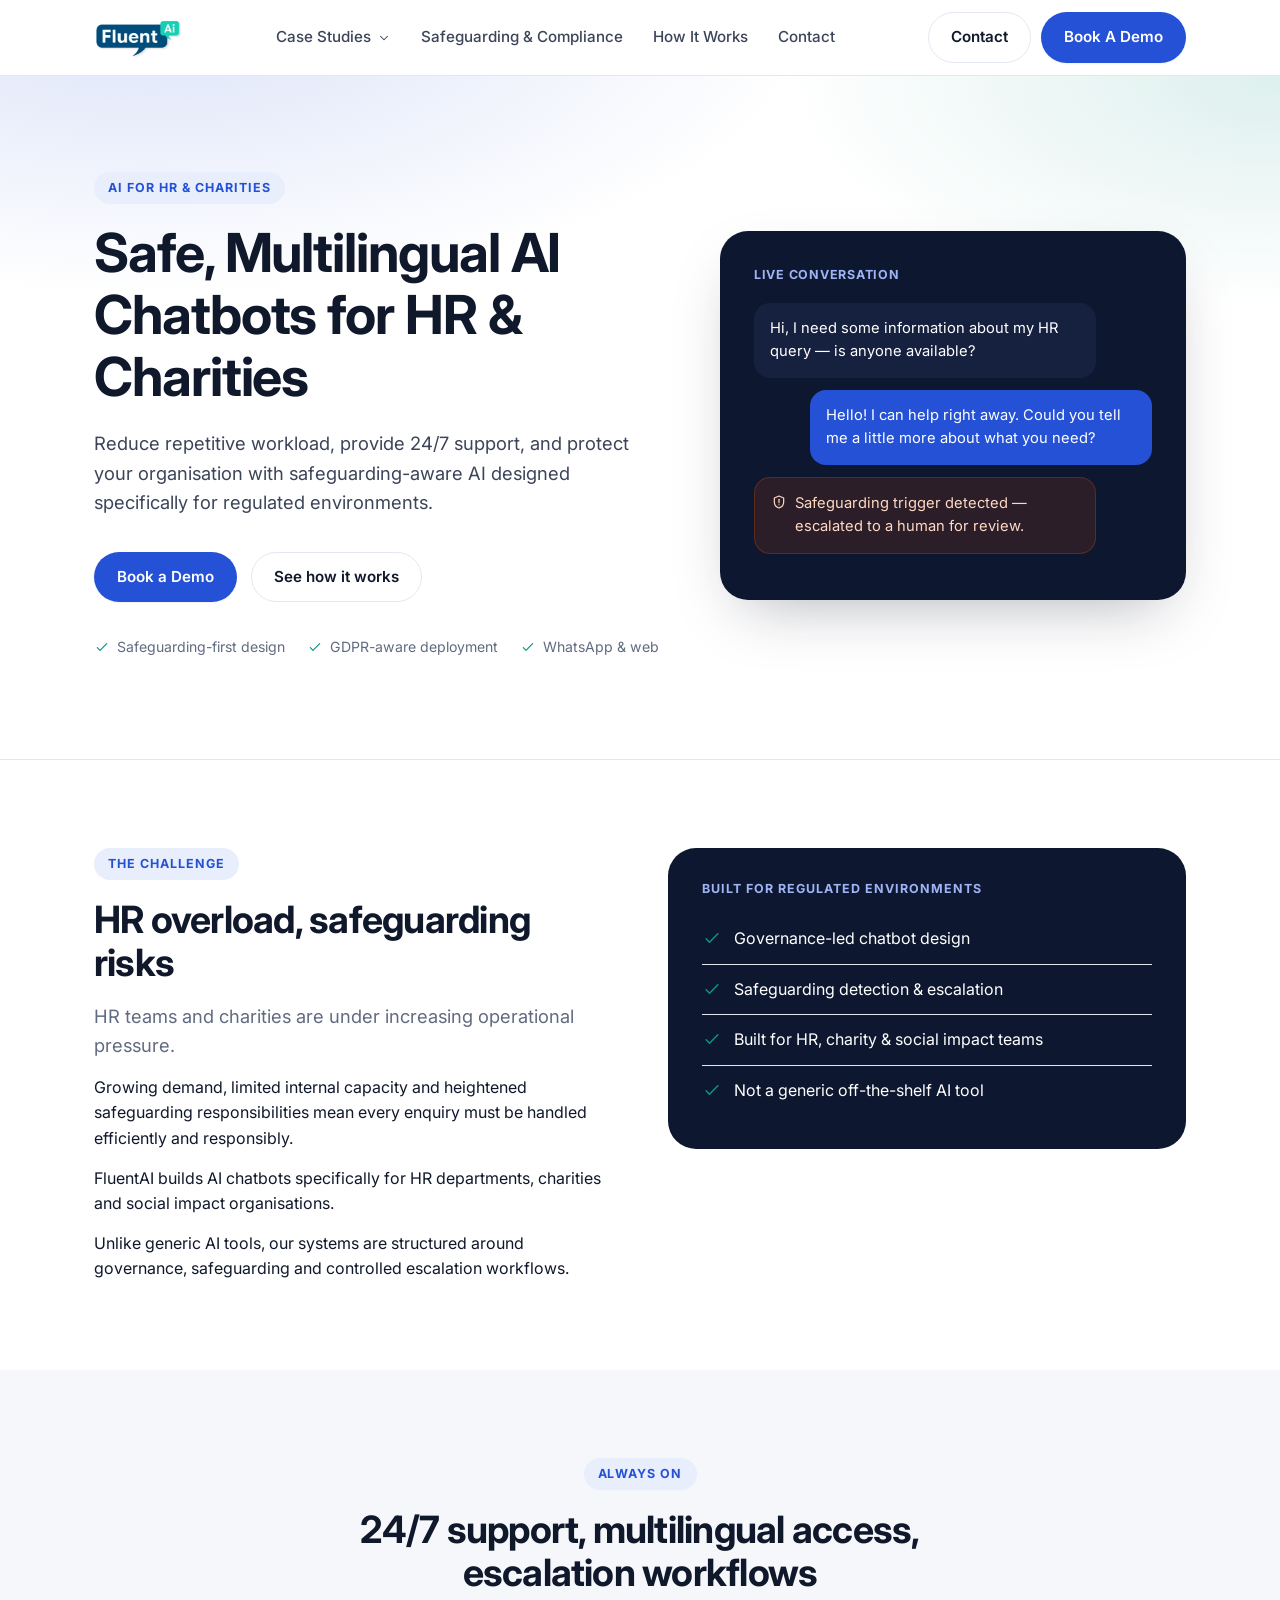
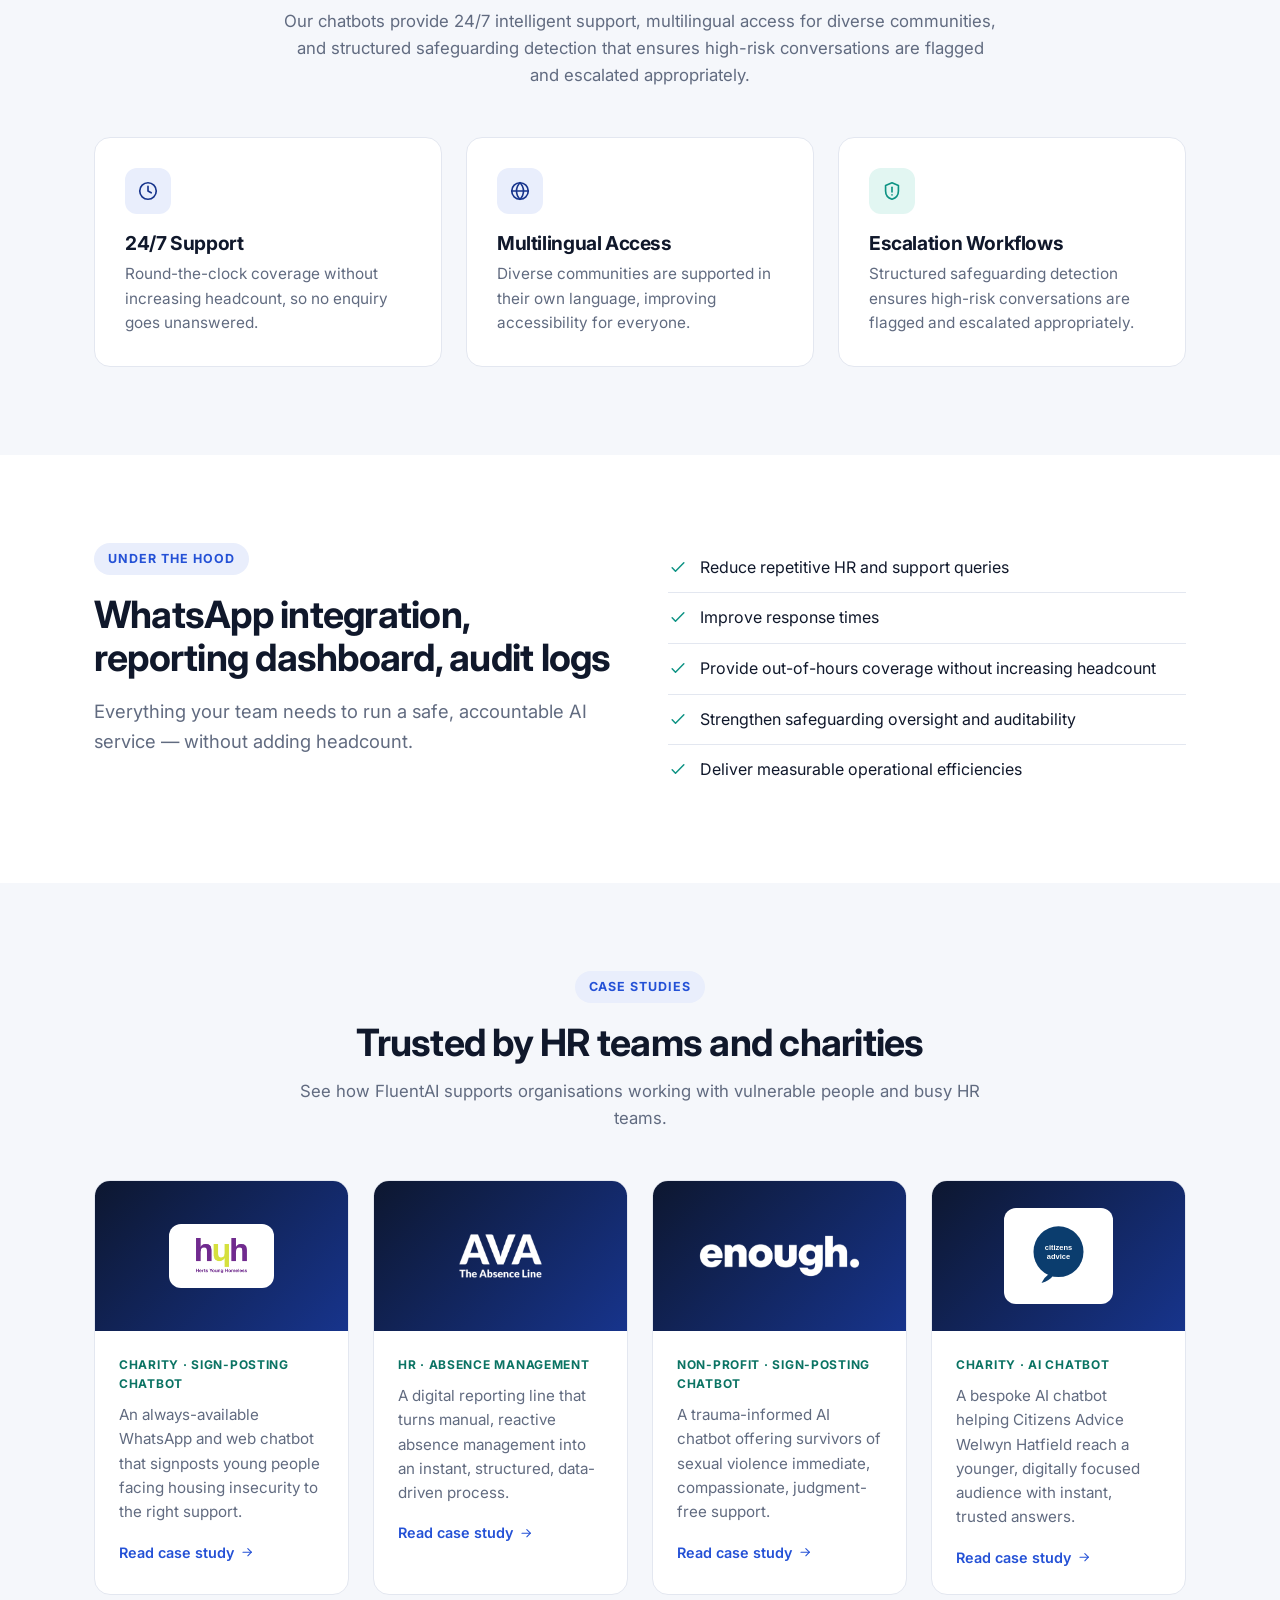
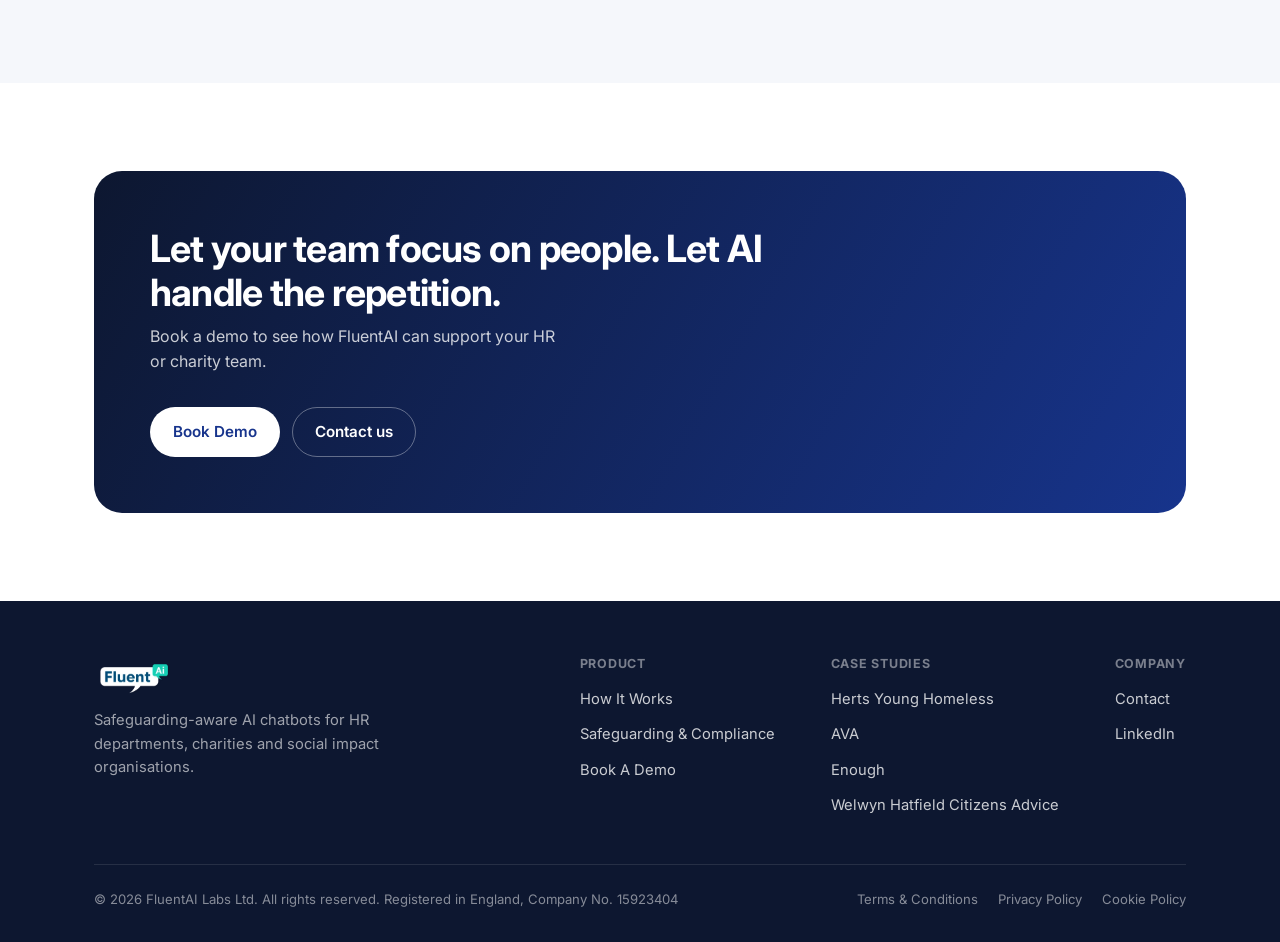
<file: index.html>
<!doctype html>
<html lang="en-GB">
<head>
  <meta charset="UTF-8">
  <meta name="viewport" content="width=device-width, initial-scale=1">
  <title>FluentAI — Safe, Multilingual AI Chatbots for HR & Charities</title>
  <meta name="description" content="FluentAI builds safeguarding-aware AI chatbots for HR departments, charities and social impact organisations — 24/7 support, multilingual access and controlled escalation workflows.">
  <link rel="icon" href="/favicon.svg" type="image/svg+xml">
  <link rel="preconnect" href="https://fonts.googleapis.com">
  <link rel="preconnect" href="https://fonts.gstatic.com" crossorigin>
  <link rel="preload" as="style" href="https://fonts.googleapis.com/css2?family=Inter:wght@400..800&display=swap">
  <link rel="stylesheet" href="https://fonts.googleapis.com/css2?family=Inter:wght@400..800&display=swap" media="print" onload="this.media='all'">
  <noscript><link rel="stylesheet" href="https://fonts.googleapis.com/css2?family=Inter:wght@400..800&display=swap"></noscript>
  <link rel="stylesheet" href="/css/styles.css">
</head>
<body>
  <a class="skip-link" href="#main">Skip to content</a>

  <header class="site-header">
    <div class="container">
      <a class="brand" href="/">
        <img width="264" height="114" src="/assets/logo.webp" alt="FluentAI" class="brand-logo">
      </a>

      <nav class="nav-primary" aria-label="Primary">
        <ul>
          <li class="has-dropdown">
            <a class="nav-link" href="/case-studies/herts-young-homeless">Case Studies
              <svg class="icon"><use href="/assets/icons.svg#icon-chevron-down"></use></svg>
            </a>
            <div class="dropdown">
              <a href="/case-studies/herts-young-homeless">Herts Young Homeless</a>
              <a href="/case-studies/enough">Enough</a>
              <a href="/case-studies/ava">AVA</a>
              <a href="/case-studies/welwyn-hatfield-citizens-advice">Welwyn Hatfield Citizens Advice</a>
            </div>
          </li>
          <li><a class="nav-link" href="/safeguarding-compliance">Safeguarding &amp; Compliance</a></li>
          <li><a class="nav-link" href="/how-it-works">How It Works</a></li>
          <li><a class="nav-link" href="/contact">Contact</a></li>
        </ul>
      </nav>

      <div class="header-cta">
        <a class="btn btn-ghost" href="/contact">Contact</a>
        <a class="btn btn-primary" href="/book-a-demo">Book A Demo</a>
        <button class="nav-toggle" aria-label="Toggle menu" aria-expanded="false">
          <svg class="icon"><use href="/assets/icons.svg#icon-menu"></use></svg>
        </button>
      </div>
    </div>
  </header>

  <main id="main">
    <section class="hero">
      <div class="container hero-grid">
        <div>
          <span class="eyebrow">AI for HR &amp; Charities</span>
          <h1>Safe, Multilingual AI Chatbots for HR &amp; Charities</h1>
          <p class="lede">Reduce repetitive workload, provide 24/7 support, and protect your organisation with safeguarding-aware AI designed specifically for regulated environments.</p>
          <div class="hero-actions">
            <a class="btn btn-primary" href="/book-a-demo">Book a Demo</a>
            <a class="btn btn-ghost" href="/how-it-works">See how it works</a>
          </div>
          <div class="hero-trust">
            <span><svg class="icon"><use href="/assets/icons.svg#icon-check"></use></svg> Safeguarding-first design</span>
            <span><svg class="icon"><use href="/assets/icons.svg#icon-check"></use></svg> GDPR-aware deployment</span>
            <span><svg class="icon"><use href="/assets/icons.svg#icon-check"></use></svg> WhatsApp &amp; web</span>
          </div>
        </div>

        <div class="hero-panel">
          <div class="panel-tag">Live conversation</div>
          <div class="chat-bubble">Hi, I need some information about my HR query — is anyone available?</div>
          <div class="chat-bubble user">Hello! I can help right away. Could you tell me a little more about what you need?</div>
          <div class="chat-bubble flag">
            <svg class="icon"><use href="/assets/icons.svg#icon-shield-alert"></use></svg>
            <span>Safeguarding trigger detected — escalated to a human for review.</span>
          </div>
        </div>
      </div>
    </section>

    <section>
      <div class="container split">
        <div>
          <span class="eyebrow">The Challenge</span>
          <h2>HR overload, safeguarding risks</h2>
          <p class="lede">HR teams and charities are under increasing operational pressure.</p>
          <p>Growing demand, limited internal capacity and heightened safeguarding responsibilities mean every enquiry must be handled efficiently and responsibly.</p>
          <p>FluentAI builds AI chatbots specifically for HR departments, charities and social impact organisations.</p>
          <p>Unlike generic AI tools, our systems are structured around governance, safeguarding and controlled escalation workflows.</p>
        </div>
        <div class="stat-panel">
          <h3>Built for regulated environments</h3>
          <ul class="check-list">
            <li><svg class="icon"><use href="/assets/icons.svg#icon-check"></use></svg> Governance-led chatbot design</li>
            <li><svg class="icon"><use href="/assets/icons.svg#icon-check"></use></svg> Safeguarding detection &amp; escalation</li>
            <li><svg class="icon"><use href="/assets/icons.svg#icon-check"></use></svg> Built for HR, charity &amp; social impact teams</li>
            <li><svg class="icon"><use href="/assets/icons.svg#icon-check"></use></svg> Not a generic off-the-shelf AI tool</li>
          </ul>
        </div>
      </div>
    </section>

    <section class="bg-soft">
      <div class="container">
        <div class="section-head center">
          <span class="eyebrow">Always on</span>
          <h2>24/7 support, multilingual access, escalation workflows</h2>
          <p>Our chatbots provide 24/7 intelligent support, multilingual access for diverse communities, and structured safeguarding detection that ensures high-risk conversations are flagged and escalated appropriately.</p>
        </div>
        <div class="grid grid-3">
          <div class="card feature-card">
            <div class="icon-wrap"><svg class="icon"><use href="/assets/icons.svg#icon-clock"></use></svg></div>
            <h3>24/7 Support</h3>
            <p>Round-the-clock coverage without increasing headcount, so no enquiry goes unanswered.</p>
          </div>
          <div class="card feature-card">
            <div class="icon-wrap"><svg class="icon"><use href="/assets/icons.svg#icon-globe"></use></svg></div>
            <h3>Multilingual Access</h3>
            <p>Diverse communities are supported in their own language, improving accessibility for everyone.</p>
          </div>
          <div class="card feature-card accent">
            <div class="icon-wrap"><svg class="icon"><use href="/assets/icons.svg#icon-shield-alert"></use></svg></div>
            <h3>Escalation Workflows</h3>
            <p>Structured safeguarding detection ensures high-risk conversations are flagged and escalated appropriately.</p>
          </div>
        </div>
      </div>
    </section>

    <section>
      <div class="container split">
        <div>
          <span class="eyebrow">Under the hood</span>
          <h2>WhatsApp integration, reporting dashboard, audit logs</h2>
          <p class="lede">Everything your team needs to run a safe, accountable AI service — without adding headcount.</p>
        </div>
        <ul class="check-list">
          <li><svg class="icon"><use href="/assets/icons.svg#icon-check"></use></svg> Reduce repetitive HR and support queries</li>
          <li><svg class="icon"><use href="/assets/icons.svg#icon-check"></use></svg> Improve response times</li>
          <li><svg class="icon"><use href="/assets/icons.svg#icon-check"></use></svg> Provide out-of-hours coverage without increasing headcount</li>
          <li><svg class="icon"><use href="/assets/icons.svg#icon-check"></use></svg> Strengthen safeguarding oversight and auditability</li>
          <li><svg class="icon"><use href="/assets/icons.svg#icon-check"></use></svg> Deliver measurable operational efficiencies</li>
        </ul>
      </div>
    </section>

    <section class="bg-soft">
      <div class="container">
        <div class="section-head center">
          <span class="eyebrow">Case Studies</span>
          <h2>Trusted by HR teams and charities</h2>
          <p>See how FluentAI supports organisations working with vulnerable people and busy HR teams.</p>
        </div>
        <div class="grid grid-4">
          <a class="case-card" href="/case-studies/herts-young-homeless">
            <div class="case-media">
              <span class="logo-chip"><img width="194" height="132" src="/assets/clients/hyh-logo.webp" alt="Herts Young Homeless" class="client-logo"></span>
            </div>
            <div class="case-body">
              <span class="case-tag">Charity · Sign-posting chatbot</span>
              <p>An always-available WhatsApp and web chatbot that signposts young people facing housing insecurity to the right support.</p>
              <span class="read-more">Read case study <svg class="icon"><use href="/assets/icons.svg#icon-arrow-right"></use></svg></span>
            </div>
          </a>
          <a class="case-card" href="/case-studies/ava">
            <div class="case-media">
              <img width="250" height="132" src="/assets/clients/ava-logo.webp" alt="AVA" class="client-logo">
            </div>
            <div class="case-body">
              <span class="case-tag">HR · Absence management</span>
              <p>A digital reporting line that turns manual, reactive absence management into an instant, structured, data-driven process.</p>
              <span class="read-more">Read case study <svg class="icon"><use href="/assets/icons.svg#icon-arrow-right"></use></svg></span>
            </div>
          </a>
          <a class="case-card" href="/case-studies/enough">
            <div class="case-media">
              <img width="489" height="132" src="/assets/clients/enough-logo-white.webp" alt="Enough" class="client-logo">
            </div>
            <div class="case-body">
              <span class="case-tag">Non-profit · Sign-posting chatbot</span>
              <p>A trauma-informed AI chatbot offering survivors of sexual violence immediate, compassionate, judgment-free support.</p>
              <span class="read-more">Read case study <svg class="icon"><use href="/assets/icons.svg#icon-arrow-right"></use></svg></span>
            </div>
          </a>
          <a class="case-card" href="/case-studies/welwyn-hatfield-citizens-advice">
            <div class="case-media">
              <span class="logo-chip"><img width="220" height="240" src="/assets/clients/citizens-advice-logo.svg" alt="Citizens Advice" class="client-logo client-logo--mark"></span>
            </div>
            <div class="case-body">
              <span class="case-tag">Charity · AI chatbot</span>
              <p>A bespoke AI chatbot helping Citizens Advice Welwyn Hatfield reach a younger, digitally focused audience with instant, trusted answers.</p>
              <span class="read-more">Read case study <svg class="icon"><use href="/assets/icons.svg#icon-arrow-right"></use></svg></span>
            </div>
          </a>
        </div>
      </div>
    </section>

    <section>
      <div class="container">
        <div class="cta-band">
          <div>
            <h2>Let your team focus on people. Let AI handle the repetition.</h2>
            <p>Book a demo to see how FluentAI can support your HR or charity team.</p>
          </div>
          <div class="cta-band-actions">
            <a class="btn btn-on-dark" href="/book-a-demo">Book Demo</a>
            <a class="btn btn-ghost-on-dark" href="/contact">Contact us</a>
          </div>
        </div>
      </div>
    </section>
  </main>

  <footer class="site-footer">
    <div class="container">
      <div class="footer-top">
        <div class="footer-brand">
          <a class="brand" href="/">
            <img width="233" height="114" src="/assets/logo-reverse.webp" alt="FluentAI" class="brand-logo">
          </a>
          <p>Safeguarding-aware AI chatbots for HR departments, charities and social impact organisations.</p>
        </div>
        <div class="footer-cols">
          <div class="footer-col">
            <h3>Product</h3>
            <ul>
              <li><a href="/how-it-works">How It Works</a></li>
              <li><a href="/safeguarding-compliance">Safeguarding &amp; Compliance</a></li>
              <li><a href="/book-a-demo">Book A Demo</a></li>
            </ul>
          </div>
          <div class="footer-col">
            <h3>Case Studies</h3>
            <ul>
              <li><a href="/case-studies/herts-young-homeless">Herts Young Homeless</a></li>
              <li><a href="/case-studies/ava">AVA</a></li>
              <li><a href="/case-studies/enough">Enough</a></li>
              <li><a href="/case-studies/welwyn-hatfield-citizens-advice">Welwyn Hatfield Citizens Advice</a></li>
            </ul>
          </div>
          <div class="footer-col">
            <h3>Company</h3>
            <ul>
              <li><a href="/contact">Contact</a></li>
              <li><a href="https://www.linkedin.com/in/tidunton/">LinkedIn</a></li>
            </ul>
          </div>
        </div>
      </div>
      <div class="footer-bottom">
        <span>© 2026 FluentAI Labs Ltd. All rights reserved. Registered in England, Company No. 15923404</span>
        <span class="legal-links">
          <a href="/terms-and-conditions">Terms &amp; Conditions</a>
          <a href="/privacy-policy">Privacy Policy</a>
          <a href="/cookie-policy">Cookie Policy</a>
        </span>
      </div>
    </div>
  </footer>

  <script src="/js/main.js"></script>
</body>
</html>
</file>
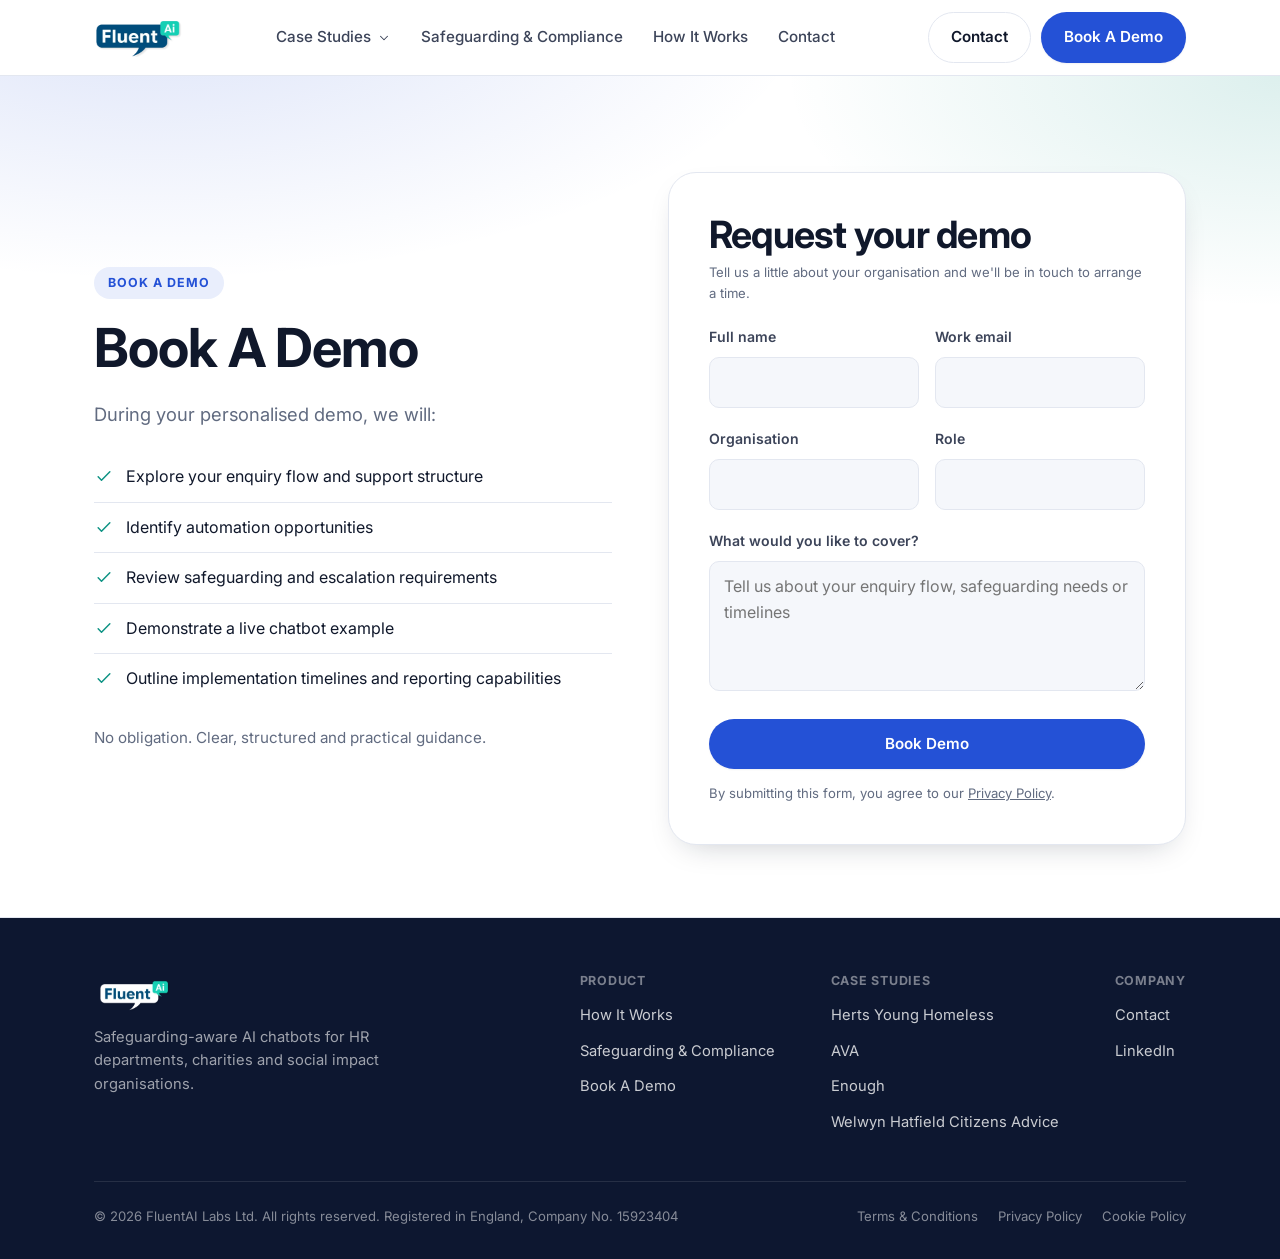
<file: book-a-demo.html>
<!doctype html>
<html lang="en-GB">
<head>
  <meta charset="UTF-8">
  <meta name="viewport" content="width=device-width, initial-scale=1">
  <title>Book A Demo — FluentAI</title>
  <meta name="description" content="Book a personalised demo with FluentAI. No obligation — clear, structured and practical guidance.">
  <link rel="icon" href="/favicon.svg" type="image/svg+xml">
  <link rel="preconnect" href="https://fonts.googleapis.com">
  <link rel="preconnect" href="https://fonts.gstatic.com" crossorigin>
  <link rel="preload" as="style" href="https://fonts.googleapis.com/css2?family=Inter:wght@400..800&display=swap">
  <link rel="stylesheet" href="https://fonts.googleapis.com/css2?family=Inter:wght@400..800&display=swap" media="print" onload="this.media='all'">
  <noscript><link rel="stylesheet" href="https://fonts.googleapis.com/css2?family=Inter:wght@400..800&display=swap"></noscript>
  <link rel="stylesheet" href="/css/styles.css">
</head>
<body>
  <a class="skip-link" href="#main">Skip to content</a>

  <header class="site-header">
    <div class="container">
      <a class="brand" href="/">
        <img width="264" height="114" src="/assets/logo.webp" alt="FluentAI" class="brand-logo">
      </a>

      <nav class="nav-primary" aria-label="Primary">
        <ul>
          <li class="has-dropdown">
            <a class="nav-link" href="/case-studies/herts-young-homeless">Case Studies
              <svg class="icon"><use href="/assets/icons.svg#icon-chevron-down"></use></svg>
            </a>
            <div class="dropdown">
              <a href="/case-studies/herts-young-homeless">Herts Young Homeless</a>
              <a href="/case-studies/enough">Enough</a>
              <a href="/case-studies/ava">AVA</a>
              <a href="/case-studies/welwyn-hatfield-citizens-advice">Welwyn Hatfield Citizens Advice</a>
            </div>
          </li>
          <li><a class="nav-link" href="/safeguarding-compliance">Safeguarding &amp; Compliance</a></li>
          <li><a class="nav-link" href="/how-it-works">How It Works</a></li>
          <li><a class="nav-link" href="/contact">Contact</a></li>
        </ul>
      </nav>

      <div class="header-cta">
        <a class="btn btn-ghost" href="/contact">Contact</a>
        <a class="btn btn-primary" href="/book-a-demo" aria-current="page">Book A Demo</a>
        <button class="nav-toggle" aria-label="Toggle menu" aria-expanded="false">
          <svg class="icon"><use href="/assets/icons.svg#icon-menu"></use></svg>
        </button>
      </div>
    </div>
  </header>

  <main id="main">
    <section class="hero" style="padding-bottom: 72px;">
      <div class="container split" style="align-items: center;">
        <div>
          <span class="eyebrow">Book A Demo</span>
          <h1>Book A Demo</h1>
          <p class="lede" style="margin-bottom: 22px;">During your personalised demo, we will:</p>
          <ul class="check-list">
            <li><svg class="icon"><use href="/assets/icons.svg#icon-check"></use></svg> Explore your enquiry flow and support structure</li>
            <li><svg class="icon"><use href="/assets/icons.svg#icon-check"></use></svg> Identify automation opportunities</li>
            <li><svg class="icon"><use href="/assets/icons.svg#icon-check"></use></svg> Review safeguarding and escalation requirements</li>
            <li><svg class="icon"><use href="/assets/icons.svg#icon-check"></use></svg> Demonstrate a live chatbot example</li>
            <li><svg class="icon"><use href="/assets/icons.svg#icon-check"></use></svg> Outline implementation timelines and reporting capabilities</li>
          </ul>
          <p class="form-note" style="margin-top: 22px; font-size: 0.95rem;">No obligation. Clear, structured and practical guidance.</p>
        </div>

        <div class="form-card">
          <h2 style="margin-bottom: 6px;">Request your demo</h2>
          <p class="form-note" style="margin-bottom: 22px;">Tell us a little about your organisation and we'll be in touch to arrange a time.</p>
          <form data-form action="https://formspree.io/f/xkjgwjko" method="POST" data-success="Thanks — your demo request has been sent. We aim to respond within one working day.">
            <input type="hidden" name="form_type" value="demo">
            <input type="hidden" name="_subject" value="New demo request — FluentAI website">
            <input type="hidden" name="_next" value="https://fluentai.uk/thank-you">
            <div class="field hp-field" aria-hidden="true">
              <label for="website">Leave this field empty</label>
              <input id="website" name="_gotcha" type="text" tabindex="-1" autocomplete="off">
            </div>
            <div class="field-row">
              <div class="field">
                <label for="name">Full name</label>
                <input id="name" name="name" type="text" required autocomplete="name">
              </div>
              <div class="field">
                <label for="email">Work email</label>
                <input id="email" name="email" type="email" required autocomplete="email">
              </div>
            </div>
            <div class="field-row">
              <div class="field">
                <label for="org">Organisation</label>
                <input id="org" name="organisation" type="text" required autocomplete="organization">
              </div>
              <div class="field">
                <label for="role">Role</label>
                <input id="role" name="role" type="text" autocomplete="organization-title">
              </div>
            </div>
            <div class="field">
              <label for="message">What would you like to cover?</label>
              <textarea id="message" name="message" placeholder="Tell us about your enquiry flow, safeguarding needs or timelines"></textarea>
            </div>
            <button class="btn btn-primary btn-block" type="submit">Book Demo</button>
            <div class="form-status" role="status"></div>
            <p class="form-note" style="margin-top: 14px;">By submitting this form, you agree to our <a href="/privacy-policy">Privacy Policy</a>.</p>
          </form>
        </div>
      </div>
    </section>
  </main>

  <footer class="site-footer">
    <div class="container">
      <div class="footer-top">
        <div class="footer-brand">
          <a class="brand" href="/">
            <img width="233" height="114" src="/assets/logo-reverse.webp" alt="FluentAI" class="brand-logo">
          </a>
          <p>Safeguarding-aware AI chatbots for HR departments, charities and social impact organisations.</p>
        </div>
        <div class="footer-cols">
          <div class="footer-col">
            <h3>Product</h3>
            <ul>
              <li><a href="/how-it-works">How It Works</a></li>
              <li><a href="/safeguarding-compliance">Safeguarding &amp; Compliance</a></li>
              <li><a href="/book-a-demo">Book A Demo</a></li>
            </ul>
          </div>
          <div class="footer-col">
            <h3>Case Studies</h3>
            <ul>
              <li><a href="/case-studies/herts-young-homeless">Herts Young Homeless</a></li>
              <li><a href="/case-studies/ava">AVA</a></li>
              <li><a href="/case-studies/enough">Enough</a></li>
              <li><a href="/case-studies/welwyn-hatfield-citizens-advice">Welwyn Hatfield Citizens Advice</a></li>
            </ul>
          </div>
          <div class="footer-col">
            <h3>Company</h3>
            <ul>
              <li><a href="/contact">Contact</a></li>
              <li><a href="https://www.linkedin.com/in/tidunton/">LinkedIn</a></li>
            </ul>
          </div>
        </div>
      </div>
      <div class="footer-bottom">
        <span>© 2026 FluentAI Labs Ltd. All rights reserved. Registered in England, Company No. 15923404</span>
        <span class="legal-links">
          <a href="/terms-and-conditions">Terms &amp; Conditions</a>
          <a href="/privacy-policy">Privacy Policy</a>
          <a href="/cookie-policy">Cookie Policy</a>
        </span>
      </div>
    </div>
  </footer>

  <script src="/js/main.js"></script>
</body>
</html>
</file>
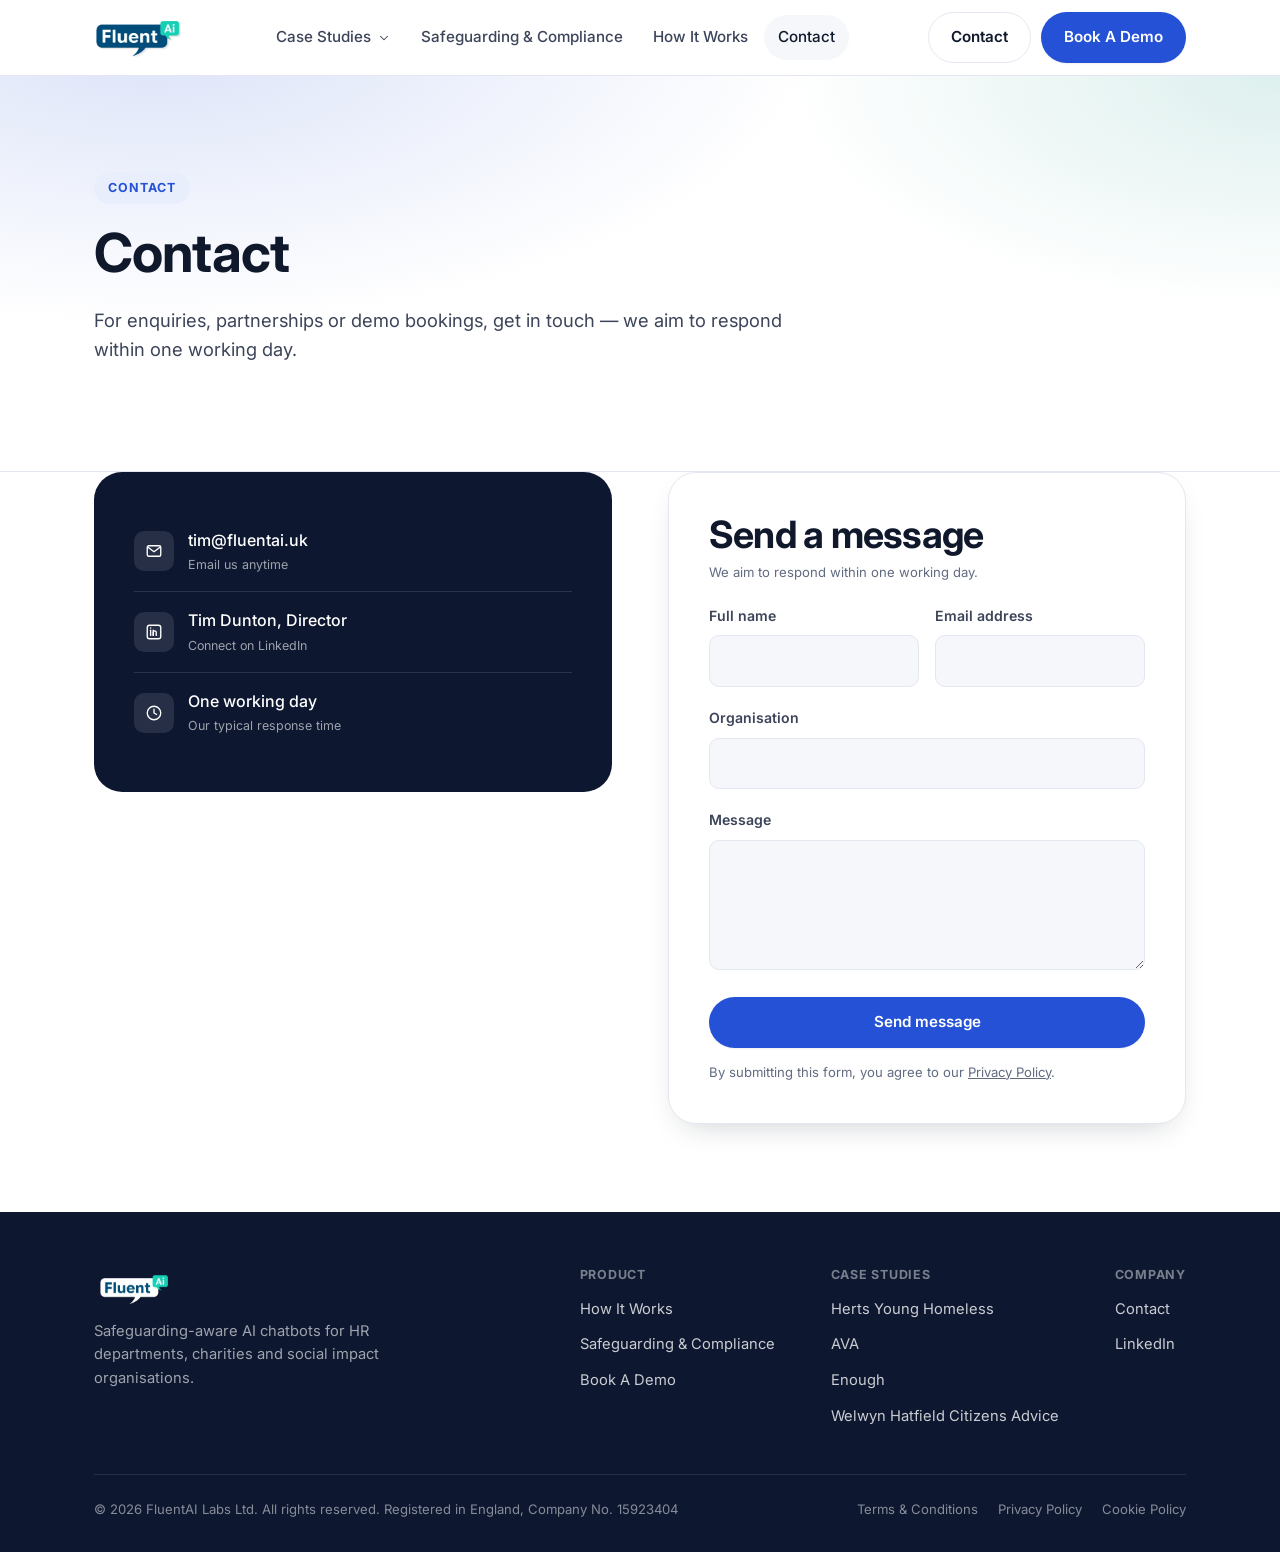
<file: contact.html>
<!doctype html>
<html lang="en-GB">
<head>
  <meta charset="UTF-8">
  <meta name="viewport" content="width=device-width, initial-scale=1">
  <title>Contact — FluentAI</title>
  <meta name="description" content="For enquiries, partnerships or demo bookings, contact FluentAI. We aim to respond within one working day.">
  <link rel="icon" href="/favicon.svg" type="image/svg+xml">
  <link rel="preconnect" href="https://fonts.googleapis.com">
  <link rel="preconnect" href="https://fonts.gstatic.com" crossorigin>
  <link rel="preload" as="style" href="https://fonts.googleapis.com/css2?family=Inter:wght@400..800&display=swap">
  <link rel="stylesheet" href="https://fonts.googleapis.com/css2?family=Inter:wght@400..800&display=swap" media="print" onload="this.media='all'">
  <noscript><link rel="stylesheet" href="https://fonts.googleapis.com/css2?family=Inter:wght@400..800&display=swap"></noscript>
  <link rel="stylesheet" href="/css/styles.css">
</head>
<body>
  <a class="skip-link" href="#main">Skip to content</a>

  <header class="site-header">
    <div class="container">
      <a class="brand" href="/">
        <img width="264" height="114" src="/assets/logo.webp" alt="FluentAI" class="brand-logo">
      </a>

      <nav class="nav-primary" aria-label="Primary">
        <ul>
          <li class="has-dropdown">
            <a class="nav-link" href="/case-studies/herts-young-homeless">Case Studies
              <svg class="icon"><use href="/assets/icons.svg#icon-chevron-down"></use></svg>
            </a>
            <div class="dropdown">
              <a href="/case-studies/herts-young-homeless">Herts Young Homeless</a>
              <a href="/case-studies/enough">Enough</a>
              <a href="/case-studies/ava">AVA</a>
              <a href="/case-studies/welwyn-hatfield-citizens-advice">Welwyn Hatfield Citizens Advice</a>
            </div>
          </li>
          <li><a class="nav-link" href="/safeguarding-compliance">Safeguarding &amp; Compliance</a></li>
          <li><a class="nav-link" href="/how-it-works">How It Works</a></li>
          <li><a class="nav-link" href="/contact" aria-current="page">Contact</a></li>
        </ul>
      </nav>

      <div class="header-cta">
        <a class="btn btn-ghost" href="/contact">Contact</a>
        <a class="btn btn-primary" href="/book-a-demo">Book A Demo</a>
        <button class="nav-toggle" aria-label="Toggle menu" aria-expanded="false">
          <svg class="icon"><use href="/assets/icons.svg#icon-menu"></use></svg>
        </button>
      </div>
    </div>
  </header>

  <main id="main">
    <section class="hero" style="padding-bottom: 72px;">
      <div class="container">
        <span class="eyebrow">Contact</span>
        <h1>Contact</h1>
        <p class="lede" style="max-width: 60ch;">For enquiries, partnerships or demo bookings, get in touch — we aim to respond within one working day.</p>
      </div>
    </section>

    <section style="padding-top: 0;">
      <div class="container split">
        <div class="contact-panel">
          <div class="icon-row">
            <span class="icon-wrap"><svg class="icon"><use href="/assets/icons.svg#icon-mail"></use></svg></span>
            <div>
              <a href="mailto:tim@fluentai.uk">tim@fluentai.uk</a>
              <small>Email us anytime</small>
            </div>
          </div>
          <div class="icon-row">
            <span class="icon-wrap"><svg class="icon"><use href="/assets/icons.svg#icon-linkedin"></use></svg></span>
            <div>
              <a href="https://www.linkedin.com/in/tidunton/">Tim Dunton, Director</a>
              <small>Connect on LinkedIn</small>
            </div>
          </div>
          <div class="icon-row">
            <span class="icon-wrap"><svg class="icon"><use href="/assets/icons.svg#icon-clock"></use></svg></span>
            <div>
              <span>One working day</span>
              <small>Our typical response time</small>
            </div>
          </div>
        </div>

        <div class="form-card">
          <h2 style="margin-bottom: 6px;">Send a message</h2>
          <p class="form-note" style="margin-bottom: 22px;">We aim to respond within one working day.</p>
          <form data-form action="https://formspree.io/f/xkjgwjko" method="POST" data-success="Thanks for reaching out — we aim to respond within one working day.">
            <input type="hidden" name="form_type" value="contact">
            <input type="hidden" name="_subject" value="New contact form message — FluentAI website">
            <input type="hidden" name="_next" value="https://fluentai.uk/thank-you">
            <div class="field hp-field" aria-hidden="true">
              <label for="website">Leave this field empty</label>
              <input id="website" name="_gotcha" type="text" tabindex="-1" autocomplete="off">
            </div>
            <div class="field-row">
              <div class="field">
                <label for="name">Full name</label>
                <input id="name" name="name" type="text" required autocomplete="name">
              </div>
              <div class="field">
                <label for="email">Email address</label>
                <input id="email" name="email" type="email" required autocomplete="email">
              </div>
            </div>
            <div class="field">
              <label for="org">Organisation</label>
              <input id="org" name="organisation" type="text" autocomplete="organization">
            </div>
            <div class="field">
              <label for="message">Message</label>
              <textarea id="message" name="message" required></textarea>
            </div>
            <button class="btn btn-primary btn-block" type="submit">Send message</button>
            <div class="form-status" role="status"></div>
            <p class="form-note" style="margin-top: 14px;">By submitting this form, you agree to our <a href="/privacy-policy">Privacy Policy</a>.</p>
          </form>
        </div>
      </div>
    </section>
  </main>

  <footer class="site-footer">
    <div class="container">
      <div class="footer-top">
        <div class="footer-brand">
          <a class="brand" href="/">
            <img width="233" height="114" src="/assets/logo-reverse.webp" alt="FluentAI" class="brand-logo">
          </a>
          <p>Safeguarding-aware AI chatbots for HR departments, charities and social impact organisations.</p>
        </div>
        <div class="footer-cols">
          <div class="footer-col">
            <h3>Product</h3>
            <ul>
              <li><a href="/how-it-works">How It Works</a></li>
              <li><a href="/safeguarding-compliance">Safeguarding &amp; Compliance</a></li>
              <li><a href="/book-a-demo">Book A Demo</a></li>
            </ul>
          </div>
          <div class="footer-col">
            <h3>Case Studies</h3>
            <ul>
              <li><a href="/case-studies/herts-young-homeless">Herts Young Homeless</a></li>
              <li><a href="/case-studies/ava">AVA</a></li>
              <li><a href="/case-studies/enough">Enough</a></li>
              <li><a href="/case-studies/welwyn-hatfield-citizens-advice">Welwyn Hatfield Citizens Advice</a></li>
            </ul>
          </div>
          <div class="footer-col">
            <h3>Company</h3>
            <ul>
              <li><a href="/contact">Contact</a></li>
              <li><a href="https://www.linkedin.com/in/tidunton/">LinkedIn</a></li>
            </ul>
          </div>
        </div>
      </div>
      <div class="footer-bottom">
        <span>© 2026 FluentAI Labs Ltd. All rights reserved. Registered in England, Company No. 15923404</span>
        <span class="legal-links">
          <a href="/terms-and-conditions">Terms &amp; Conditions</a>
          <a href="/privacy-policy">Privacy Policy</a>
          <a href="/cookie-policy">Cookie Policy</a>
        </span>
      </div>
    </div>
  </footer>

  <script src="/js/main.js"></script>
</body>
</html>
</file>
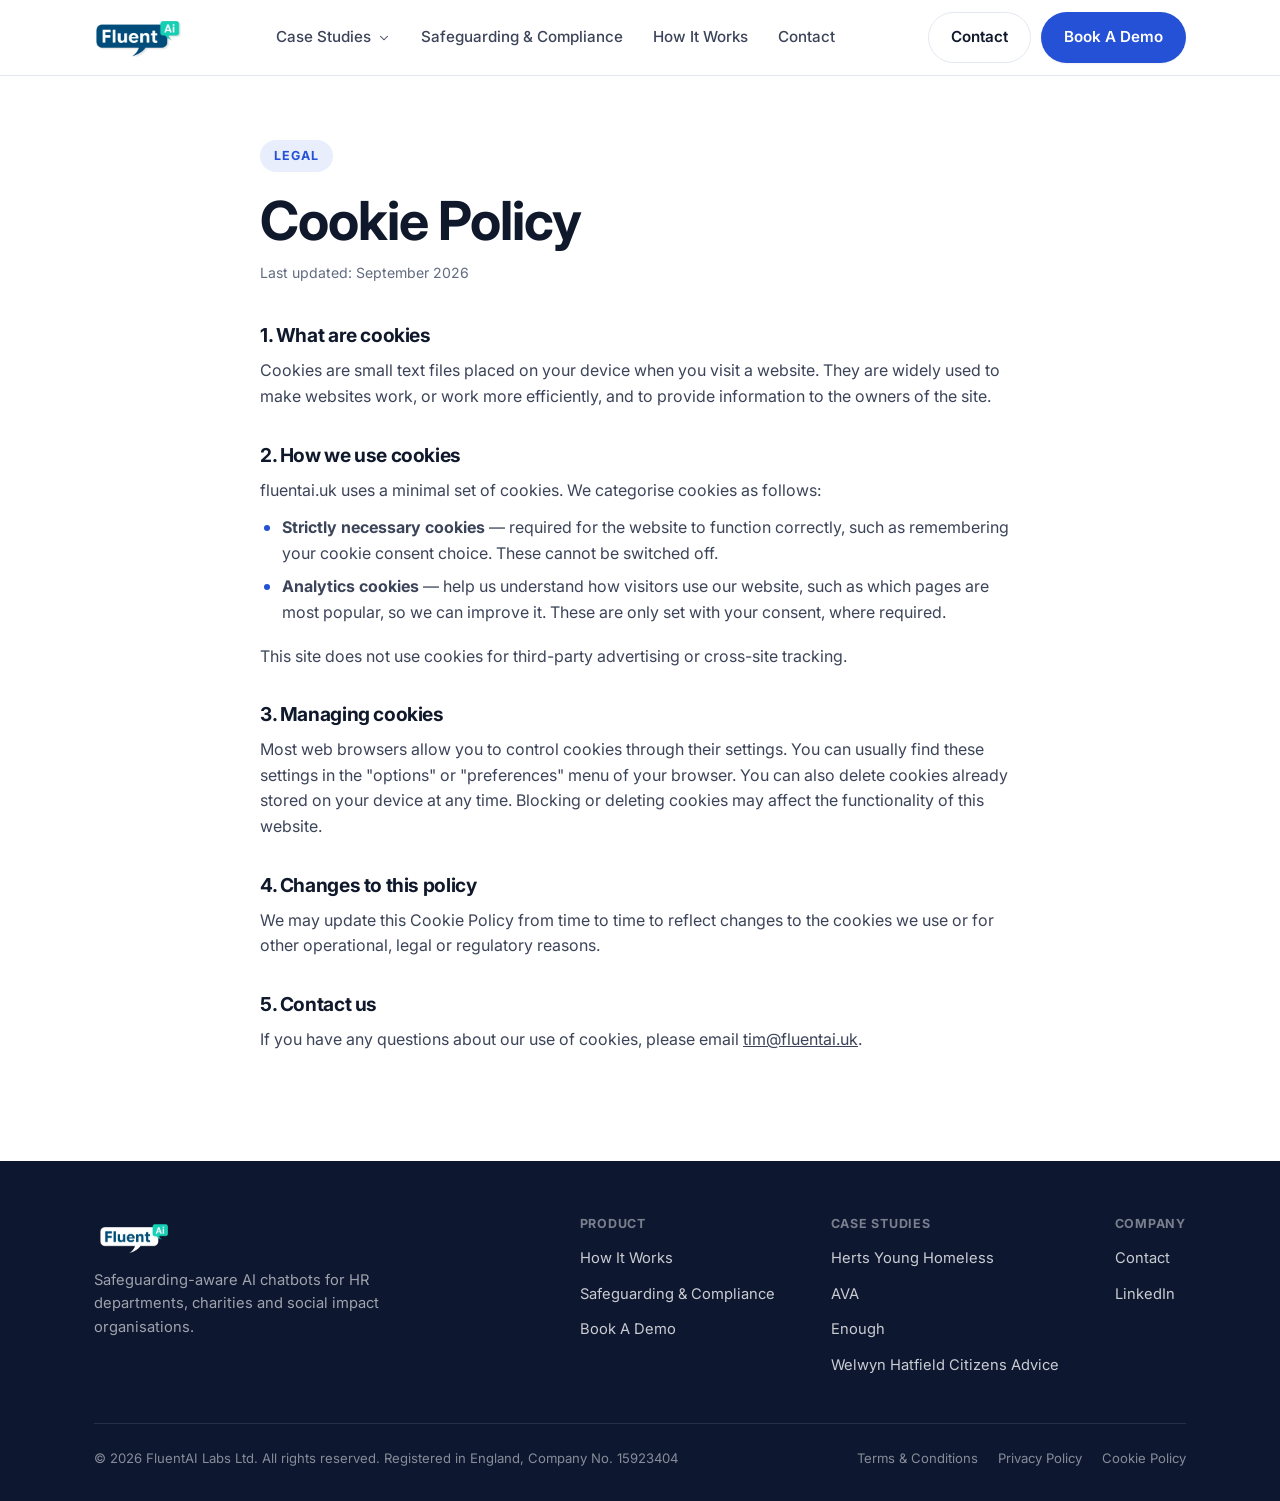
<file: cookie-policy.html>
<!doctype html>
<html lang="en-GB">
<head>
  <meta charset="UTF-8">
  <meta name="viewport" content="width=device-width, initial-scale=1">
  <title>Cookie Policy — FluentAI</title>
  <meta name="description" content="How FluentAI Labs Ltd uses cookies and similar technologies on fluentai.uk.">
  <link rel="icon" href="/favicon.svg" type="image/svg+xml">
  <link rel="preconnect" href="https://fonts.googleapis.com">
  <link rel="preconnect" href="https://fonts.gstatic.com" crossorigin>
  <link rel="preload" as="style" href="https://fonts.googleapis.com/css2?family=Inter:wght@400..800&display=swap">
  <link rel="stylesheet" href="https://fonts.googleapis.com/css2?family=Inter:wght@400..800&display=swap" media="print" onload="this.media='all'">
  <noscript><link rel="stylesheet" href="https://fonts.googleapis.com/css2?family=Inter:wght@400..800&display=swap"></noscript>
  <link rel="stylesheet" href="/css/styles.css">
</head>
<body>
  <a class="skip-link" href="#main">Skip to content</a>

  <header class="site-header">
    <div class="container">
      <a class="brand" href="/">
        <img width="264" height="114" src="/assets/logo.webp" alt="FluentAI" class="brand-logo">
      </a>

      <nav class="nav-primary" aria-label="Primary">
        <ul>
          <li class="has-dropdown">
            <a class="nav-link" href="/case-studies/herts-young-homeless">Case Studies
              <svg class="icon"><use href="/assets/icons.svg#icon-chevron-down"></use></svg>
            </a>
            <div class="dropdown">
              <a href="/case-studies/herts-young-homeless">Herts Young Homeless</a>
              <a href="/case-studies/enough">Enough</a>
              <a href="/case-studies/ava">AVA</a>
              <a href="/case-studies/welwyn-hatfield-citizens-advice">Welwyn Hatfield Citizens Advice</a>
            </div>
          </li>
          <li><a class="nav-link" href="/safeguarding-compliance">Safeguarding &amp; Compliance</a></li>
          <li><a class="nav-link" href="/how-it-works">How It Works</a></li>
          <li><a class="nav-link" href="/contact">Contact</a></li>
        </ul>
      </nav>

      <div class="header-cta">
        <a class="btn btn-ghost" href="/contact">Contact</a>
        <a class="btn btn-primary" href="/book-a-demo">Book A Demo</a>
        <button class="nav-toggle" aria-label="Toggle menu" aria-expanded="false">
          <svg class="icon"><use href="/assets/icons.svg#icon-menu"></use></svg>
        </button>
      </div>
    </div>
  </header>

  <main id="main">
    <section class="legal-page">
      <div class="container">
        <div class="legal-head">
          <span class="eyebrow">Legal</span>
          <h1>Cookie Policy</h1>
          <p class="updated">Last updated: September 2026</p>
        </div>

        <div class="legal-content">
          <h2>1. What are cookies</h2>
          <p>Cookies are small text files placed on your device when you visit a website. They are widely used to make websites work, or work more efficiently, and to provide information to the owners of the site.</p>

          <h2>2. How we use cookies</h2>
          <p>fluentai.uk uses a minimal set of cookies. We categorise cookies as follows:</p>
          <ul>
            <li><strong>Strictly necessary cookies</strong> — required for the website to function correctly, such as remembering your cookie consent choice. These cannot be switched off.</li>
            <li><strong>Analytics cookies</strong> — help us understand how visitors use our website, such as which pages are most popular, so we can improve it. These are only set with your consent, where required.</li>
          </ul>
          <p>This site does not use cookies for third-party advertising or cross-site tracking.</p>

          <h2>3. Managing cookies</h2>
          <p>Most web browsers allow you to control cookies through their settings. You can usually find these settings in the "options" or "preferences" menu of your browser. You can also delete cookies already stored on your device at any time. Blocking or deleting cookies may affect the functionality of this website.</p>

          <h2>4. Changes to this policy</h2>
          <p>We may update this Cookie Policy from time to time to reflect changes to the cookies we use or for other operational, legal or regulatory reasons.</p>

          <h2>5. Contact us</h2>
          <p>If you have any questions about our use of cookies, please email <a href="mailto:tim@fluentai.uk">tim@fluentai.uk</a>.</p>
        </div>
      </div>
    </section>
  </main>

  <footer class="site-footer">
    <div class="container">
      <div class="footer-top">
        <div class="footer-brand">
          <a class="brand" href="/">
            <img width="233" height="114" src="/assets/logo-reverse.webp" alt="FluentAI" class="brand-logo">
          </a>
          <p>Safeguarding-aware AI chatbots for HR departments, charities and social impact organisations.</p>
        </div>
        <div class="footer-cols">
          <div class="footer-col">
            <h3>Product</h3>
            <ul>
              <li><a href="/how-it-works">How It Works</a></li>
              <li><a href="/safeguarding-compliance">Safeguarding &amp; Compliance</a></li>
              <li><a href="/book-a-demo">Book A Demo</a></li>
            </ul>
          </div>
          <div class="footer-col">
            <h3>Case Studies</h3>
            <ul>
              <li><a href="/case-studies/herts-young-homeless">Herts Young Homeless</a></li>
              <li><a href="/case-studies/ava">AVA</a></li>
              <li><a href="/case-studies/enough">Enough</a></li>
              <li><a href="/case-studies/welwyn-hatfield-citizens-advice">Welwyn Hatfield Citizens Advice</a></li>
            </ul>
          </div>
          <div class="footer-col">
            <h3>Company</h3>
            <ul>
              <li><a href="/contact">Contact</a></li>
              <li><a href="https://www.linkedin.com/in/tidunton/">LinkedIn</a></li>
            </ul>
          </div>
        </div>
      </div>
      <div class="footer-bottom">
        <span>© 2026 FluentAI Labs Ltd. All rights reserved. Registered in England, Company No. 15923404</span>
        <span class="legal-links">
          <a href="/terms-and-conditions">Terms &amp; Conditions</a>
          <a href="/privacy-policy">Privacy Policy</a>
          <a href="/cookie-policy">Cookie Policy</a>
        </span>
      </div>
    </div>
  </footer>

  <script src="/js/main.js"></script>
</body>
</html>
</file>
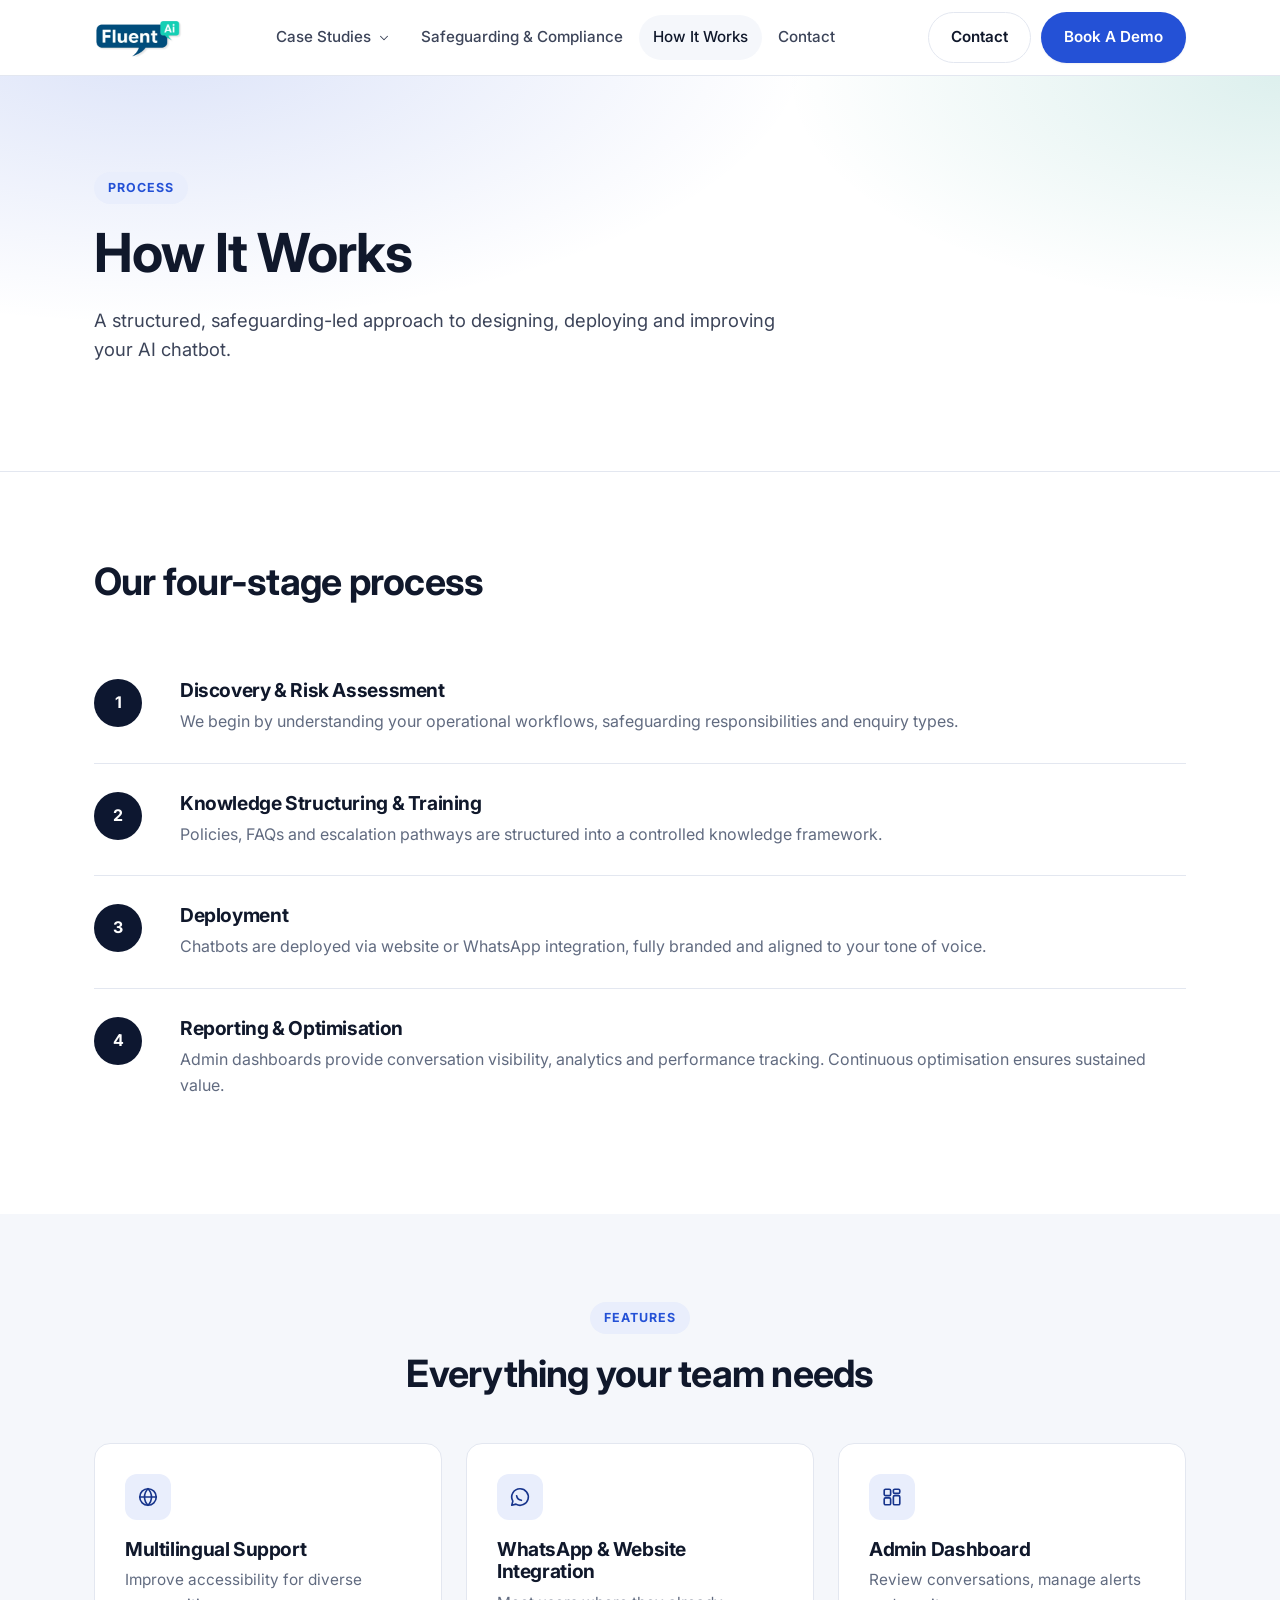
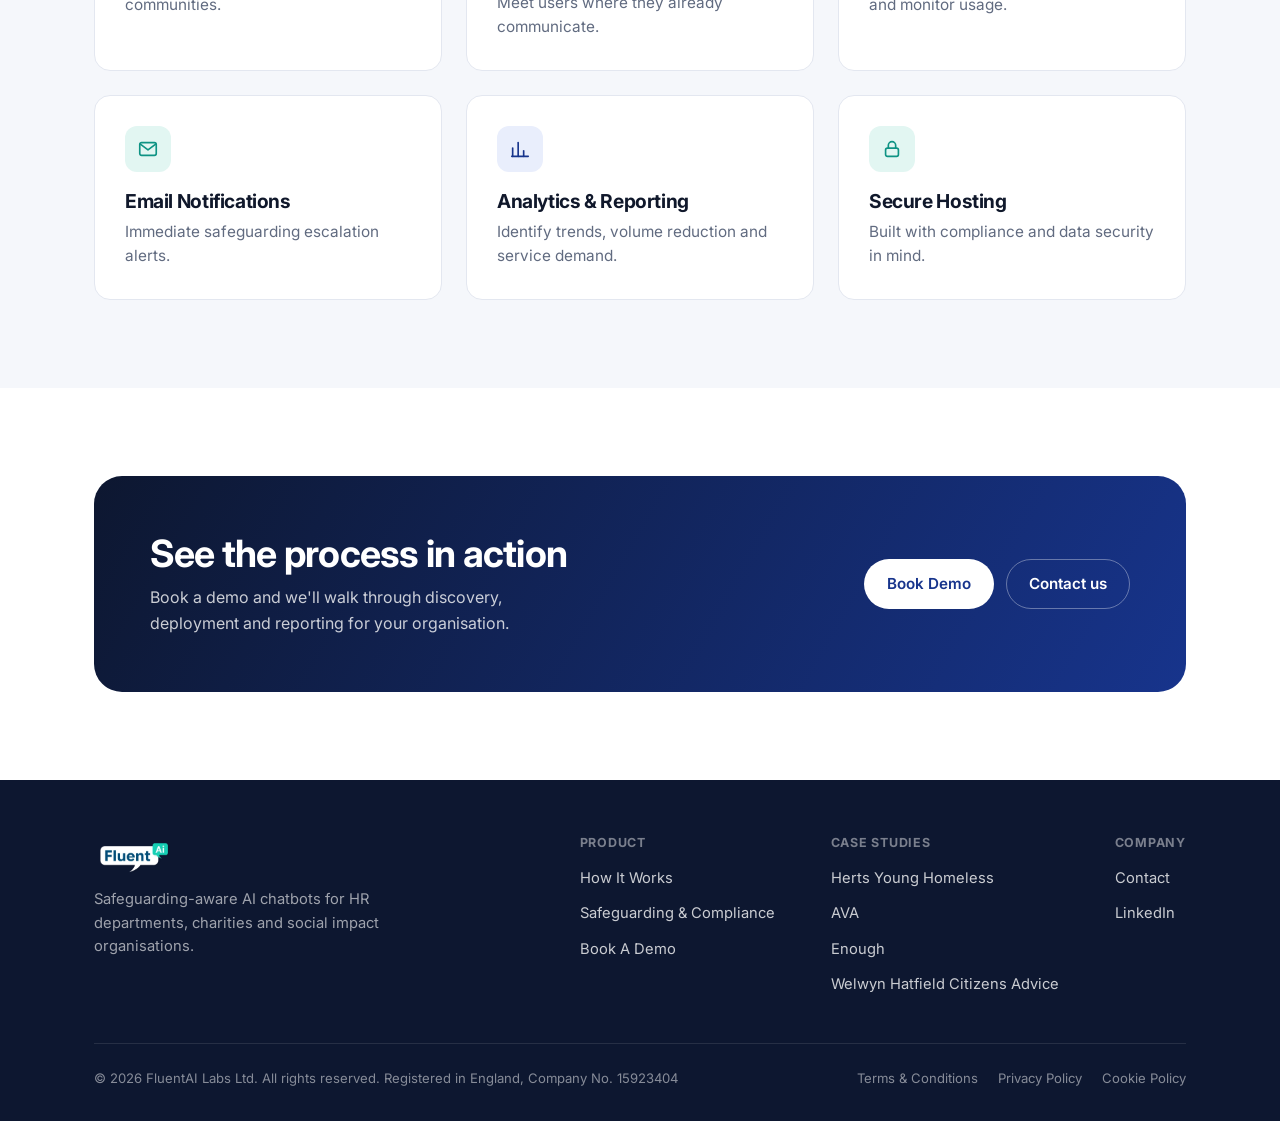
<file: how-it-works.html>
<!doctype html>
<html lang="en-GB">
<head>
  <meta charset="UTF-8">
  <meta name="viewport" content="width=device-width, initial-scale=1">
  <title>How It Works — FluentAI</title>
  <meta name="description" content="From discovery and risk assessment through to deployment and reporting — how FluentAI builds safeguarding-aware AI chatbots for HR and charity teams.">
  <link rel="icon" href="/favicon.svg" type="image/svg+xml">
  <link rel="preconnect" href="https://fonts.googleapis.com">
  <link rel="preconnect" href="https://fonts.gstatic.com" crossorigin>
  <link rel="preload" as="style" href="https://fonts.googleapis.com/css2?family=Inter:wght@400..800&display=swap">
  <link rel="stylesheet" href="https://fonts.googleapis.com/css2?family=Inter:wght@400..800&display=swap" media="print" onload="this.media='all'">
  <noscript><link rel="stylesheet" href="https://fonts.googleapis.com/css2?family=Inter:wght@400..800&display=swap"></noscript>
  <link rel="stylesheet" href="/css/styles.css">
</head>
<body>
  <a class="skip-link" href="#main">Skip to content</a>

  <header class="site-header">
    <div class="container">
      <a class="brand" href="/">
        <img width="264" height="114" src="/assets/logo.webp" alt="FluentAI" class="brand-logo">
      </a>

      <nav class="nav-primary" aria-label="Primary">
        <ul>
          <li class="has-dropdown">
            <a class="nav-link" href="/case-studies/herts-young-homeless">Case Studies
              <svg class="icon"><use href="/assets/icons.svg#icon-chevron-down"></use></svg>
            </a>
            <div class="dropdown">
              <a href="/case-studies/herts-young-homeless">Herts Young Homeless</a>
              <a href="/case-studies/enough">Enough</a>
              <a href="/case-studies/ava">AVA</a>
              <a href="/case-studies/welwyn-hatfield-citizens-advice">Welwyn Hatfield Citizens Advice</a>
            </div>
          </li>
          <li><a class="nav-link" href="/safeguarding-compliance">Safeguarding &amp; Compliance</a></li>
          <li><a class="nav-link" href="/how-it-works" aria-current="page">How It Works</a></li>
          <li><a class="nav-link" href="/contact">Contact</a></li>
        </ul>
      </nav>

      <div class="header-cta">
        <a class="btn btn-ghost" href="/contact">Contact</a>
        <a class="btn btn-primary" href="/book-a-demo">Book A Demo</a>
        <button class="nav-toggle" aria-label="Toggle menu" aria-expanded="false">
          <svg class="icon"><use href="/assets/icons.svg#icon-menu"></use></svg>
        </button>
      </div>
    </div>
  </header>

  <main id="main">
    <section class="hero" style="padding-bottom: 72px;">
      <div class="container">
        <span class="eyebrow">Process</span>
        <h1>How It Works</h1>
        <p class="lede" style="max-width: 60ch;">A structured, safeguarding-led approach to designing, deploying and improving your AI chatbot.</p>
      </div>
    </section>

    <section>
      <div class="container">
        <div class="section-head">
          <h2>Our four-stage process</h2>
        </div>
        <div class="steps">
          <div class="step">
            <div class="step-num">1</div>
            <div>
              <h3>Discovery &amp; Risk Assessment</h3>
              <p>We begin by understanding your operational workflows, safeguarding responsibilities and enquiry types.</p>
            </div>
          </div>
          <div class="step">
            <div class="step-num">2</div>
            <div>
              <h3>Knowledge Structuring &amp; Training</h3>
              <p>Policies, FAQs and escalation pathways are structured into a controlled knowledge framework.</p>
            </div>
          </div>
          <div class="step">
            <div class="step-num">3</div>
            <div>
              <h3>Deployment</h3>
              <p>Chatbots are deployed via website or WhatsApp integration, fully branded and aligned to your tone of voice.</p>
            </div>
          </div>
          <div class="step">
            <div class="step-num">4</div>
            <div>
              <h3>Reporting &amp; Optimisation</h3>
              <p>Admin dashboards provide conversation visibility, analytics and performance tracking. Continuous optimisation ensures sustained value.</p>
            </div>
          </div>
        </div>
      </div>
    </section>

    <section class="bg-soft">
      <div class="container">
        <div class="section-head center">
          <span class="eyebrow">Features</span>
          <h2>Everything your team needs</h2>
        </div>
        <div class="grid grid-3">
          <div class="card feature-card">
            <div class="icon-wrap"><svg class="icon"><use href="/assets/icons.svg#icon-globe"></use></svg></div>
            <h3>Multilingual Support</h3>
            <p>Improve accessibility for diverse communities.</p>
          </div>
          <div class="card feature-card">
            <div class="icon-wrap"><svg class="icon"><use href="/assets/icons.svg#icon-chat"></use></svg></div>
            <h3>WhatsApp &amp; Website Integration</h3>
            <p>Meet users where they already communicate.</p>
          </div>
          <div class="card feature-card">
            <div class="icon-wrap"><svg class="icon"><use href="/assets/icons.svg#icon-dashboard"></use></svg></div>
            <h3>Admin Dashboard</h3>
            <p>Review conversations, manage alerts and monitor usage.</p>
          </div>
          <div class="card feature-card accent">
            <div class="icon-wrap"><svg class="icon"><use href="/assets/icons.svg#icon-mail"></use></svg></div>
            <h3>Email Notifications</h3>
            <p>Immediate safeguarding escalation alerts.</p>
          </div>
          <div class="card feature-card">
            <div class="icon-wrap"><svg class="icon"><use href="/assets/icons.svg#icon-chart"></use></svg></div>
            <h3>Analytics &amp; Reporting</h3>
            <p>Identify trends, volume reduction and service demand.</p>
          </div>
          <div class="card feature-card accent">
            <div class="icon-wrap"><svg class="icon"><use href="/assets/icons.svg#icon-lock"></use></svg></div>
            <h3>Secure Hosting</h3>
            <p>Built with compliance and data security in mind.</p>
          </div>
        </div>
      </div>
    </section>

    <section>
      <div class="container">
        <div class="cta-band">
          <div>
            <h2>See the process in action</h2>
            <p>Book a demo and we'll walk through discovery, deployment and reporting for your organisation.</p>
          </div>
          <div class="cta-band-actions">
            <a class="btn btn-on-dark" href="/book-a-demo">Book Demo</a>
            <a class="btn btn-ghost-on-dark" href="/contact">Contact us</a>
          </div>
        </div>
      </div>
    </section>
  </main>

  <footer class="site-footer">
    <div class="container">
      <div class="footer-top">
        <div class="footer-brand">
          <a class="brand" href="/">
            <img width="233" height="114" src="/assets/logo-reverse.webp" alt="FluentAI" class="brand-logo">
          </a>
          <p>Safeguarding-aware AI chatbots for HR departments, charities and social impact organisations.</p>
        </div>
        <div class="footer-cols">
          <div class="footer-col">
            <h3>Product</h3>
            <ul>
              <li><a href="/how-it-works">How It Works</a></li>
              <li><a href="/safeguarding-compliance">Safeguarding &amp; Compliance</a></li>
              <li><a href="/book-a-demo">Book A Demo</a></li>
            </ul>
          </div>
          <div class="footer-col">
            <h3>Case Studies</h3>
            <ul>
              <li><a href="/case-studies/herts-young-homeless">Herts Young Homeless</a></li>
              <li><a href="/case-studies/ava">AVA</a></li>
              <li><a href="/case-studies/enough">Enough</a></li>
              <li><a href="/case-studies/welwyn-hatfield-citizens-advice">Welwyn Hatfield Citizens Advice</a></li>
            </ul>
          </div>
          <div class="footer-col">
            <h3>Company</h3>
            <ul>
              <li><a href="/contact">Contact</a></li>
              <li><a href="https://www.linkedin.com/in/tidunton/">LinkedIn</a></li>
            </ul>
          </div>
        </div>
      </div>
      <div class="footer-bottom">
        <span>© 2026 FluentAI Labs Ltd. All rights reserved. Registered in England, Company No. 15923404</span>
        <span class="legal-links">
          <a href="/terms-and-conditions">Terms &amp; Conditions</a>
          <a href="/privacy-policy">Privacy Policy</a>
          <a href="/cookie-policy">Cookie Policy</a>
        </span>
      </div>
    </div>
  </footer>

  <script src="/js/main.js"></script>
</body>
</html>
</file>
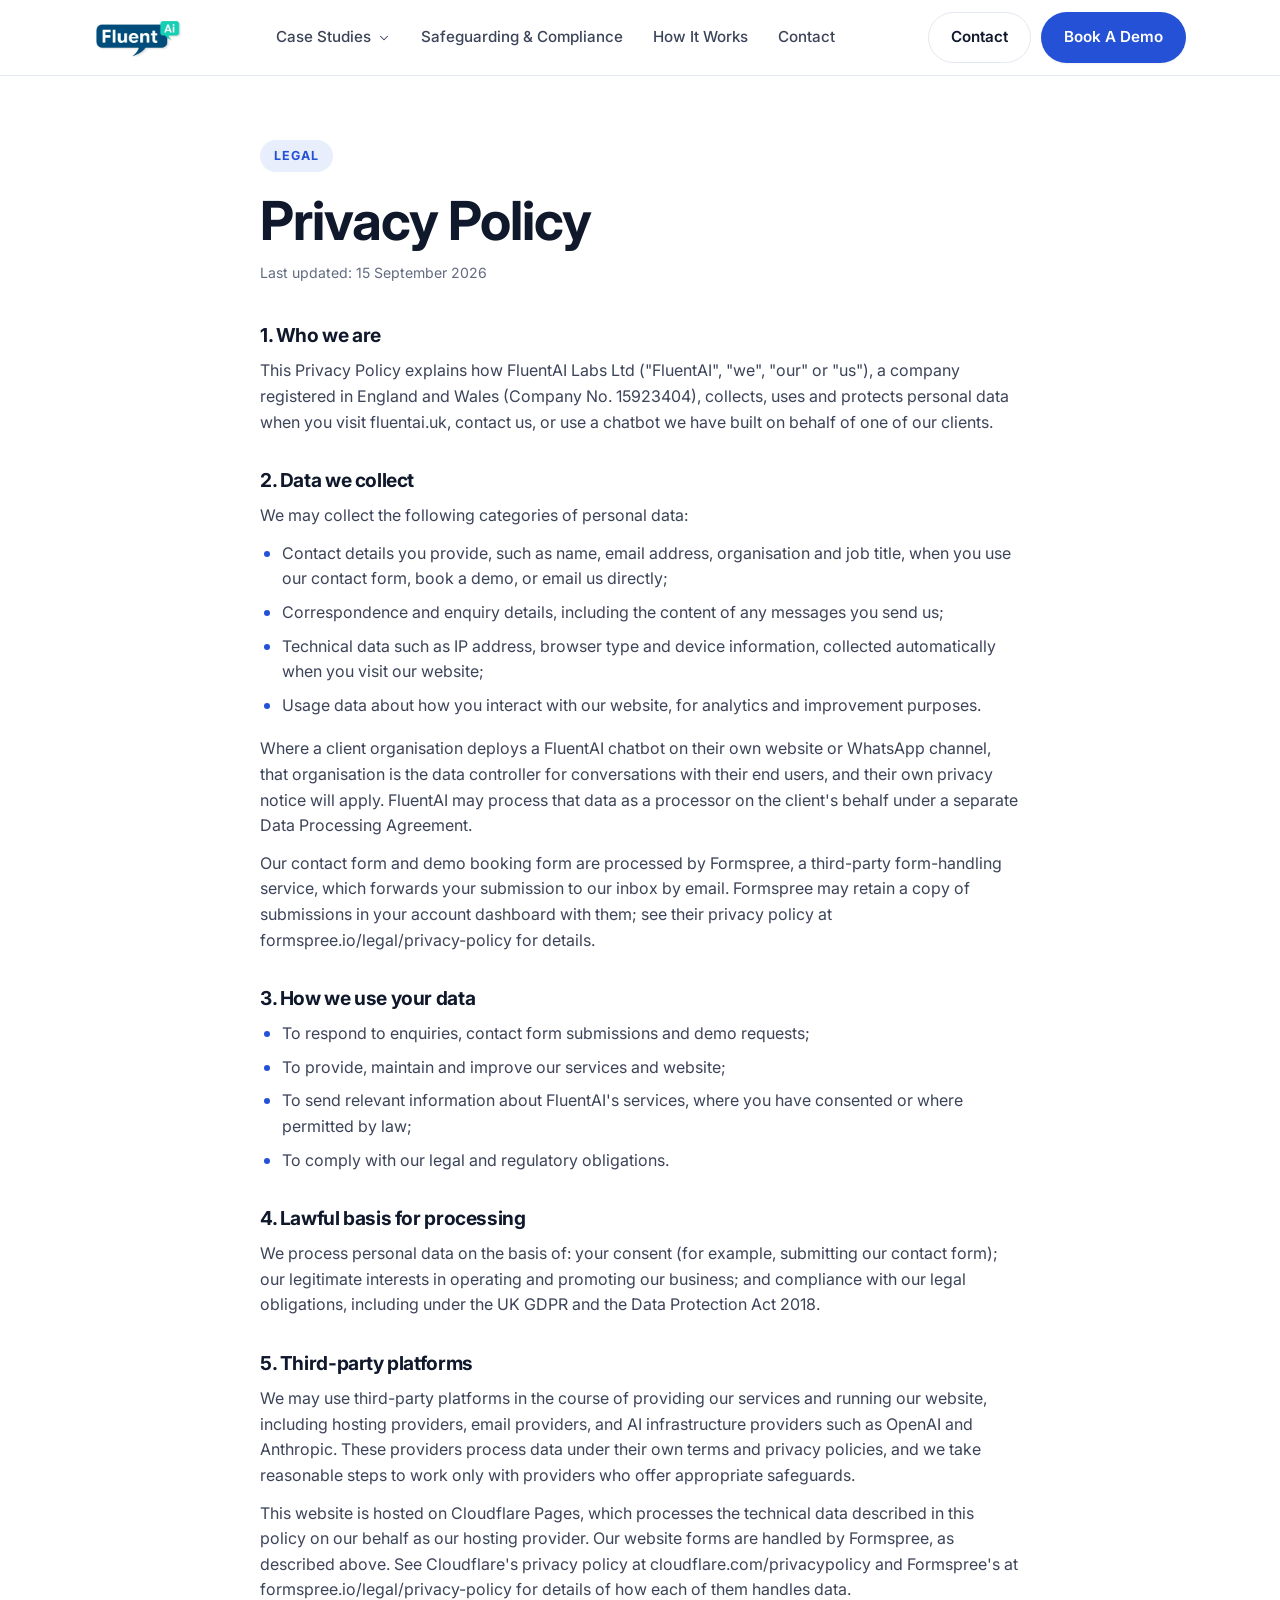
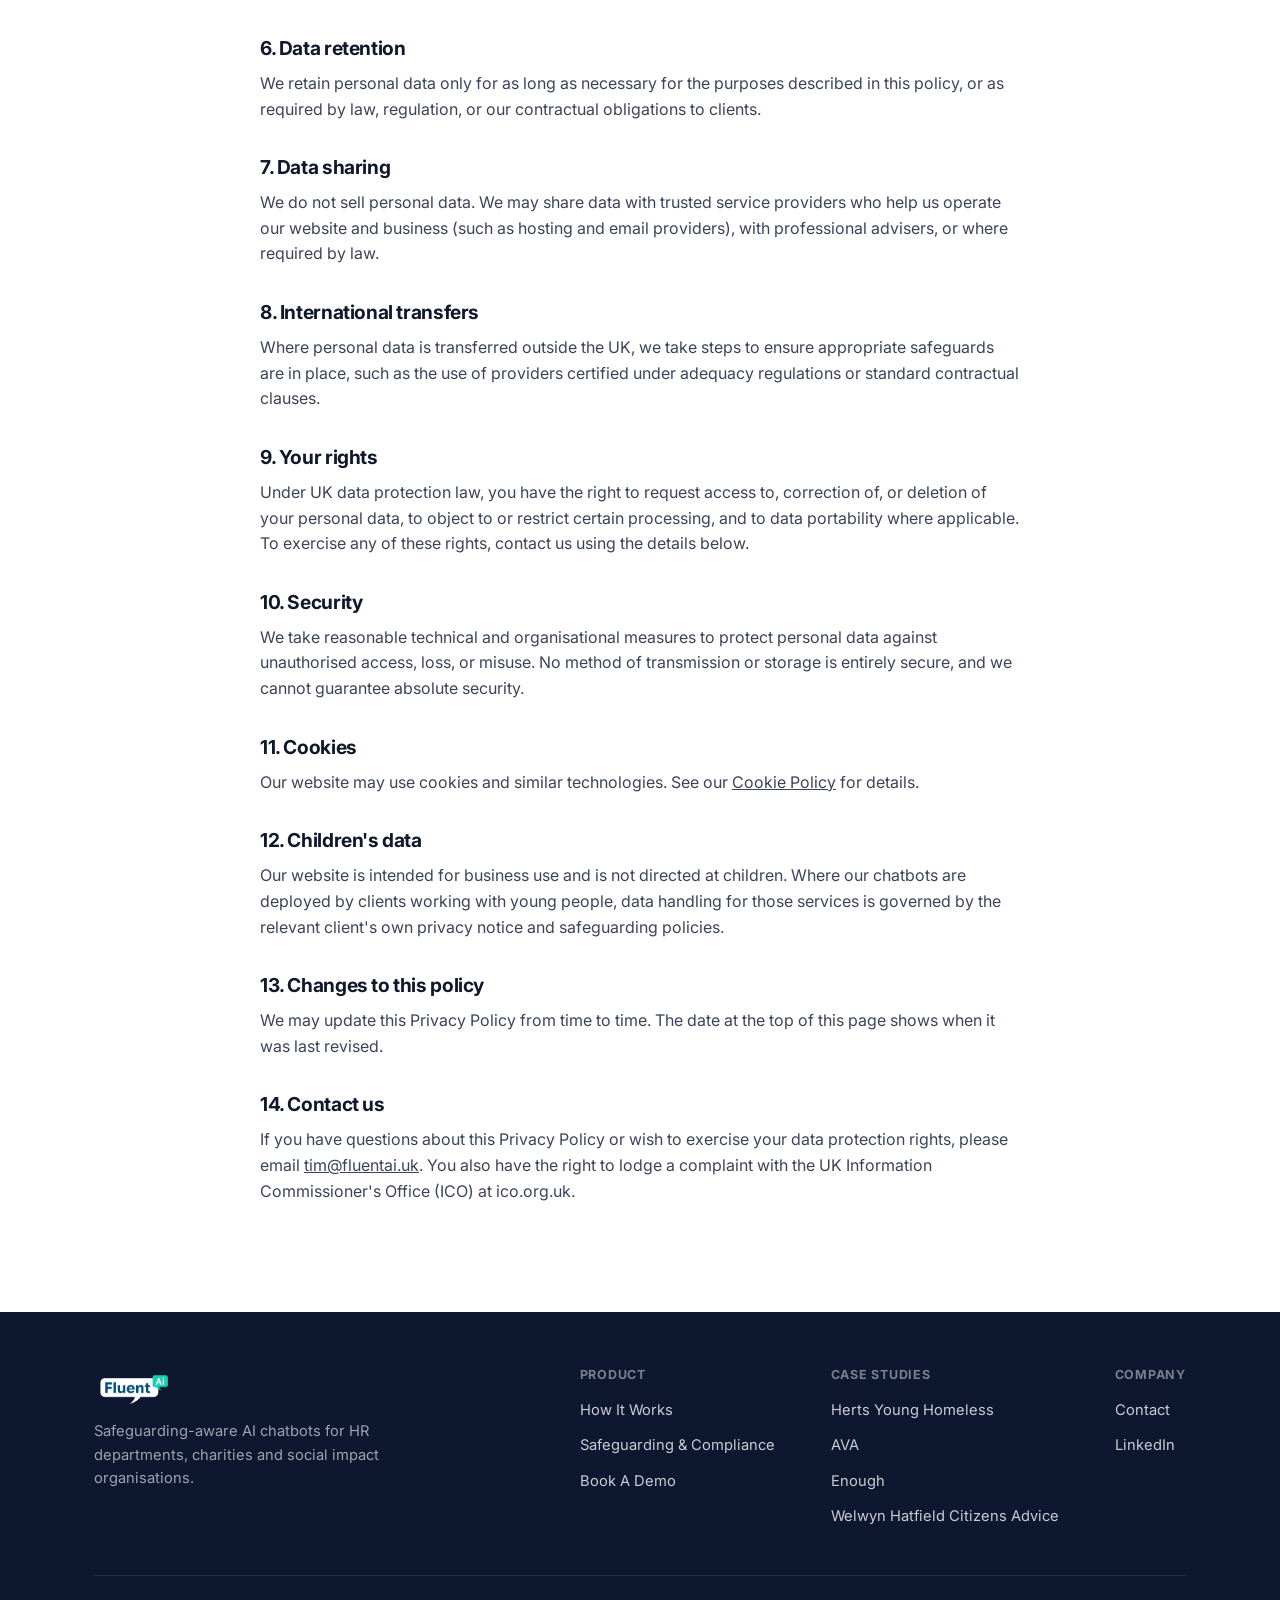
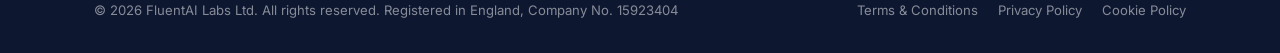
<file: privacy-policy.html>
<!doctype html>
<html lang="en-GB">
<head>
  <meta charset="UTF-8">
  <meta name="viewport" content="width=device-width, initial-scale=1">
  <title>Privacy Policy — FluentAI</title>
  <meta name="description" content="How FluentAI Labs Ltd collects, uses and protects personal data in connection with our website and AI chatbot services.">
  <link rel="icon" href="/favicon.svg" type="image/svg+xml">
  <link rel="preconnect" href="https://fonts.googleapis.com">
  <link rel="preconnect" href="https://fonts.gstatic.com" crossorigin>
  <link rel="preload" as="style" href="https://fonts.googleapis.com/css2?family=Inter:wght@400..800&display=swap">
  <link rel="stylesheet" href="https://fonts.googleapis.com/css2?family=Inter:wght@400..800&display=swap" media="print" onload="this.media='all'">
  <noscript><link rel="stylesheet" href="https://fonts.googleapis.com/css2?family=Inter:wght@400..800&display=swap"></noscript>
  <link rel="stylesheet" href="/css/styles.css">
</head>
<body>
  <a class="skip-link" href="#main">Skip to content</a>

  <header class="site-header">
    <div class="container">
      <a class="brand" href="/">
        <img width="264" height="114" src="/assets/logo.webp" alt="FluentAI" class="brand-logo">
      </a>

      <nav class="nav-primary" aria-label="Primary">
        <ul>
          <li class="has-dropdown">
            <a class="nav-link" href="/case-studies/herts-young-homeless">Case Studies
              <svg class="icon"><use href="/assets/icons.svg#icon-chevron-down"></use></svg>
            </a>
            <div class="dropdown">
              <a href="/case-studies/herts-young-homeless">Herts Young Homeless</a>
              <a href="/case-studies/enough">Enough</a>
              <a href="/case-studies/ava">AVA</a>
              <a href="/case-studies/welwyn-hatfield-citizens-advice">Welwyn Hatfield Citizens Advice</a>
            </div>
          </li>
          <li><a class="nav-link" href="/safeguarding-compliance">Safeguarding &amp; Compliance</a></li>
          <li><a class="nav-link" href="/how-it-works">How It Works</a></li>
          <li><a class="nav-link" href="/contact">Contact</a></li>
        </ul>
      </nav>

      <div class="header-cta">
        <a class="btn btn-ghost" href="/contact">Contact</a>
        <a class="btn btn-primary" href="/book-a-demo">Book A Demo</a>
        <button class="nav-toggle" aria-label="Toggle menu" aria-expanded="false">
          <svg class="icon"><use href="/assets/icons.svg#icon-menu"></use></svg>
        </button>
      </div>
    </div>
  </header>

  <main id="main">
    <section class="legal-page">
      <div class="container">
        <div class="legal-head">
          <span class="eyebrow">Legal</span>
          <h1>Privacy Policy</h1>
          <p class="updated">Last updated: 15 September 2026</p>
        </div>

        <div class="legal-content">
          <h2>1. Who we are</h2>
          <p>This Privacy Policy explains how FluentAI Labs Ltd ("FluentAI", "we", "our" or "us"), a company registered in England and Wales (Company No. 15923404), collects, uses and protects personal data when you visit fluentai.uk, contact us, or use a chatbot we have built on behalf of one of our clients.</p>

          <h2>2. Data we collect</h2>
          <p>We may collect the following categories of personal data:</p>
          <ul>
            <li>Contact details you provide, such as name, email address, organisation and job title, when you use our contact form, book a demo, or email us directly;</li>
            <li>Correspondence and enquiry details, including the content of any messages you send us;</li>
            <li>Technical data such as IP address, browser type and device information, collected automatically when you visit our website;</li>
            <li>Usage data about how you interact with our website, for analytics and improvement purposes.</li>
          </ul>
          <p>Where a client organisation deploys a FluentAI chatbot on their own website or WhatsApp channel, that organisation is the data controller for conversations with their end users, and their own privacy notice will apply. FluentAI may process that data as a processor on the client's behalf under a separate Data Processing Agreement.</p>
          <p>Our contact form and demo booking form are processed by Formspree, a third-party form-handling service, which forwards your submission to our inbox by email. Formspree may retain a copy of submissions in your account dashboard with them; see their privacy policy at formspree.io/legal/privacy-policy for details.</p>

          <h2>3. How we use your data</h2>
          <ul>
            <li>To respond to enquiries, contact form submissions and demo requests;</li>
            <li>To provide, maintain and improve our services and website;</li>
            <li>To send relevant information about FluentAI's services, where you have consented or where permitted by law;</li>
            <li>To comply with our legal and regulatory obligations.</li>
          </ul>

          <h2>4. Lawful basis for processing</h2>
          <p>We process personal data on the basis of: your consent (for example, submitting our contact form); our legitimate interests in operating and promoting our business; and compliance with our legal obligations, including under the UK GDPR and the Data Protection Act 2018.</p>

          <h2>5. Third-party platforms</h2>
          <p>We may use third-party platforms in the course of providing our services and running our website, including hosting providers, email providers, and AI infrastructure providers such as OpenAI and Anthropic. These providers process data under their own terms and privacy policies, and we take reasonable steps to work only with providers who offer appropriate safeguards.</p>
          <p>This website is hosted on Cloudflare Pages, which processes the technical data described in this policy on our behalf as our hosting provider. Our website forms are handled by Formspree, as described above. See Cloudflare's privacy policy at cloudflare.com/privacypolicy and Formspree's at formspree.io/legal/privacy-policy for details of how each of them handles data.</p>

          <h2>6. Data retention</h2>
          <p>We retain personal data only for as long as necessary for the purposes described in this policy, or as required by law, regulation, or our contractual obligations to clients.</p>

          <h2>7. Data sharing</h2>
          <p>We do not sell personal data. We may share data with trusted service providers who help us operate our website and business (such as hosting and email providers), with professional advisers, or where required by law.</p>

          <h2>8. International transfers</h2>
          <p>Where personal data is transferred outside the UK, we take steps to ensure appropriate safeguards are in place, such as the use of providers certified under adequacy regulations or standard contractual clauses.</p>

          <h2>9. Your rights</h2>
          <p>Under UK data protection law, you have the right to request access to, correction of, or deletion of your personal data, to object to or restrict certain processing, and to data portability where applicable. To exercise any of these rights, contact us using the details below.</p>

          <h2>10. Security</h2>
          <p>We take reasonable technical and organisational measures to protect personal data against unauthorised access, loss, or misuse. No method of transmission or storage is entirely secure, and we cannot guarantee absolute security.</p>

          <h2>11. Cookies</h2>
          <p>Our website may use cookies and similar technologies. See our <a href="/cookie-policy">Cookie Policy</a> for details.</p>

          <h2>12. Children's data</h2>
          <p>Our website is intended for business use and is not directed at children. Where our chatbots are deployed by clients working with young people, data handling for those services is governed by the relevant client's own privacy notice and safeguarding policies.</p>

          <h2>13. Changes to this policy</h2>
          <p>We may update this Privacy Policy from time to time. The date at the top of this page shows when it was last revised.</p>

          <h2>14. Contact us</h2>
          <p>If you have questions about this Privacy Policy or wish to exercise your data protection rights, please email <a href="mailto:tim@fluentai.uk">tim@fluentai.uk</a>. You also have the right to lodge a complaint with the UK Information Commissioner's Office (ICO) at ico.org.uk.</p>
        </div>
      </div>
    </section>
  </main>

  <footer class="site-footer">
    <div class="container">
      <div class="footer-top">
        <div class="footer-brand">
          <a class="brand" href="/">
            <img width="233" height="114" src="/assets/logo-reverse.webp" alt="FluentAI" class="brand-logo">
          </a>
          <p>Safeguarding-aware AI chatbots for HR departments, charities and social impact organisations.</p>
        </div>
        <div class="footer-cols">
          <div class="footer-col">
            <h3>Product</h3>
            <ul>
              <li><a href="/how-it-works">How It Works</a></li>
              <li><a href="/safeguarding-compliance">Safeguarding &amp; Compliance</a></li>
              <li><a href="/book-a-demo">Book A Demo</a></li>
            </ul>
          </div>
          <div class="footer-col">
            <h3>Case Studies</h3>
            <ul>
              <li><a href="/case-studies/herts-young-homeless">Herts Young Homeless</a></li>
              <li><a href="/case-studies/ava">AVA</a></li>
              <li><a href="/case-studies/enough">Enough</a></li>
              <li><a href="/case-studies/welwyn-hatfield-citizens-advice">Welwyn Hatfield Citizens Advice</a></li>
            </ul>
          </div>
          <div class="footer-col">
            <h3>Company</h3>
            <ul>
              <li><a href="/contact">Contact</a></li>
              <li><a href="https://www.linkedin.com/in/tidunton/">LinkedIn</a></li>
            </ul>
          </div>
        </div>
      </div>
      <div class="footer-bottom">
        <span>© 2026 FluentAI Labs Ltd. All rights reserved. Registered in England, Company No. 15923404</span>
        <span class="legal-links">
          <a href="/terms-and-conditions">Terms &amp; Conditions</a>
          <a href="/privacy-policy">Privacy Policy</a>
          <a href="/cookie-policy">Cookie Policy</a>
        </span>
      </div>
    </div>
  </footer>

  <script src="/js/main.js"></script>
</body>
</html>
</file>
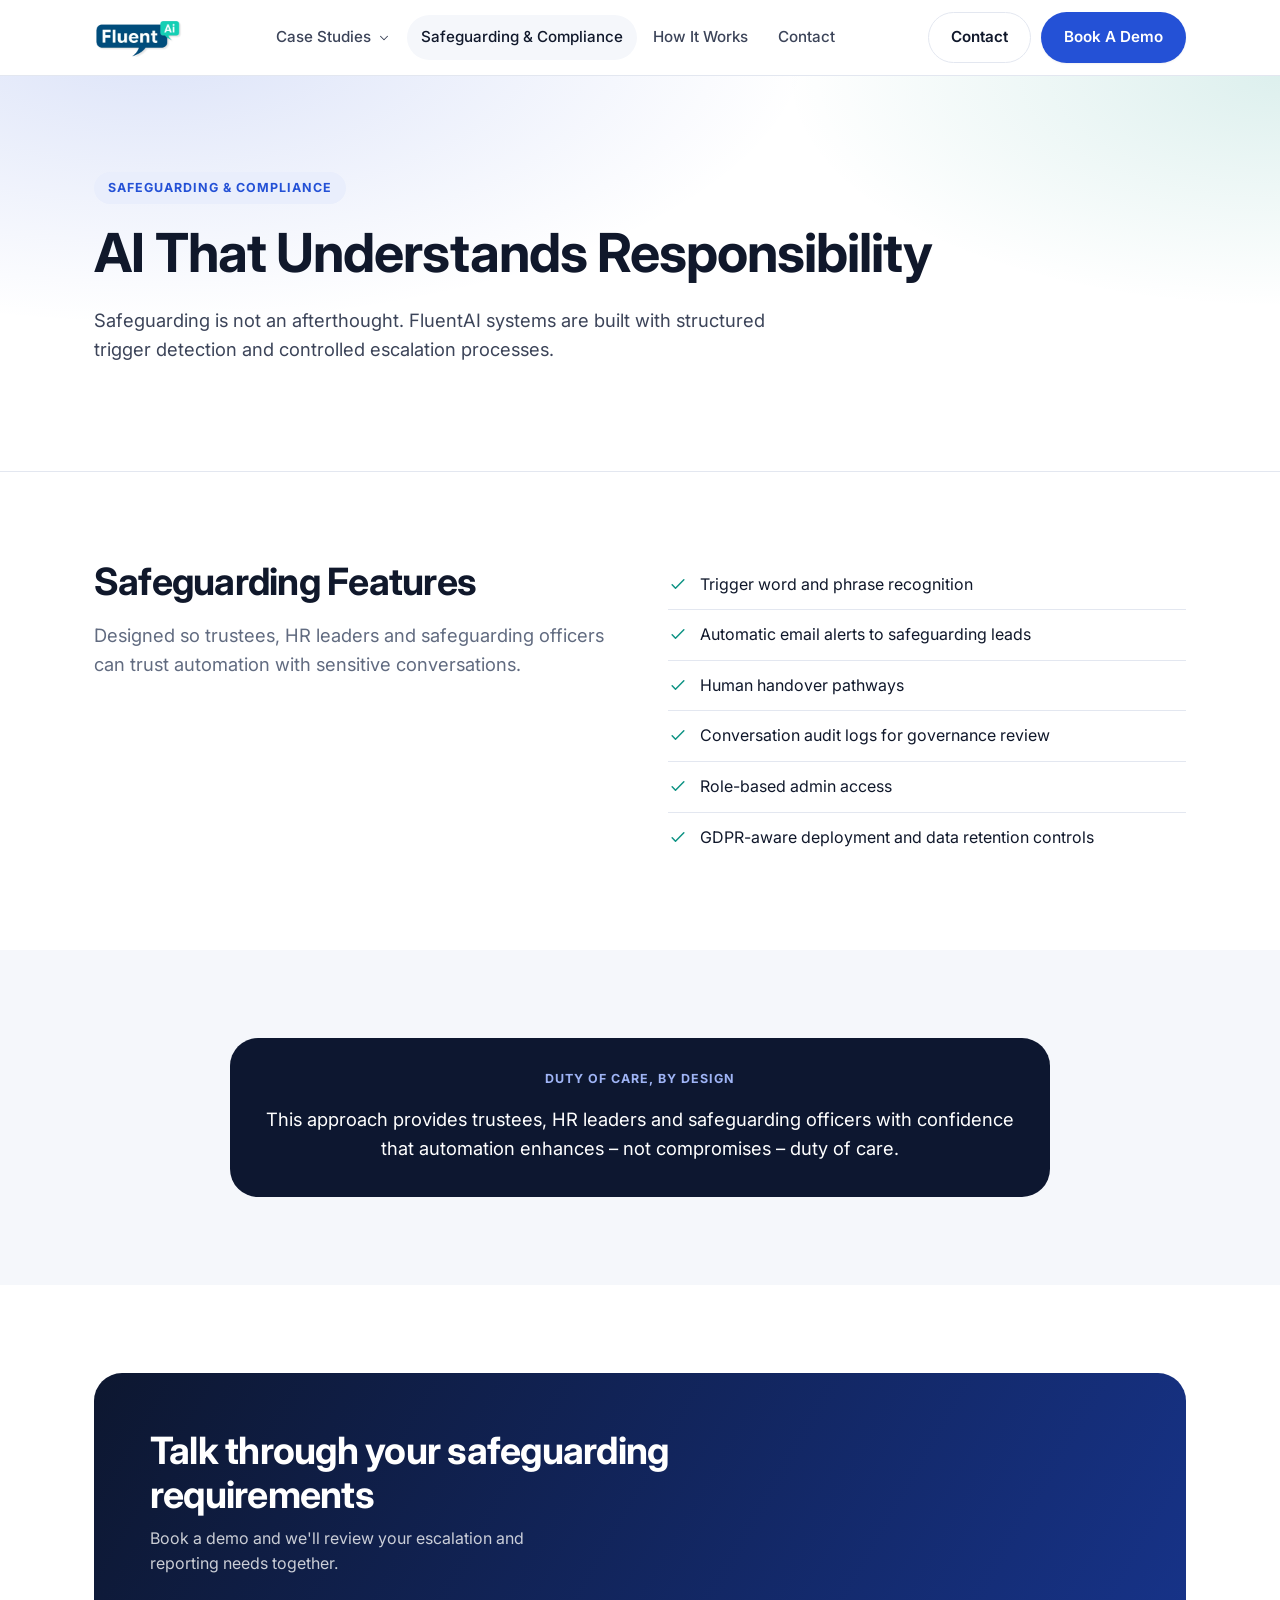
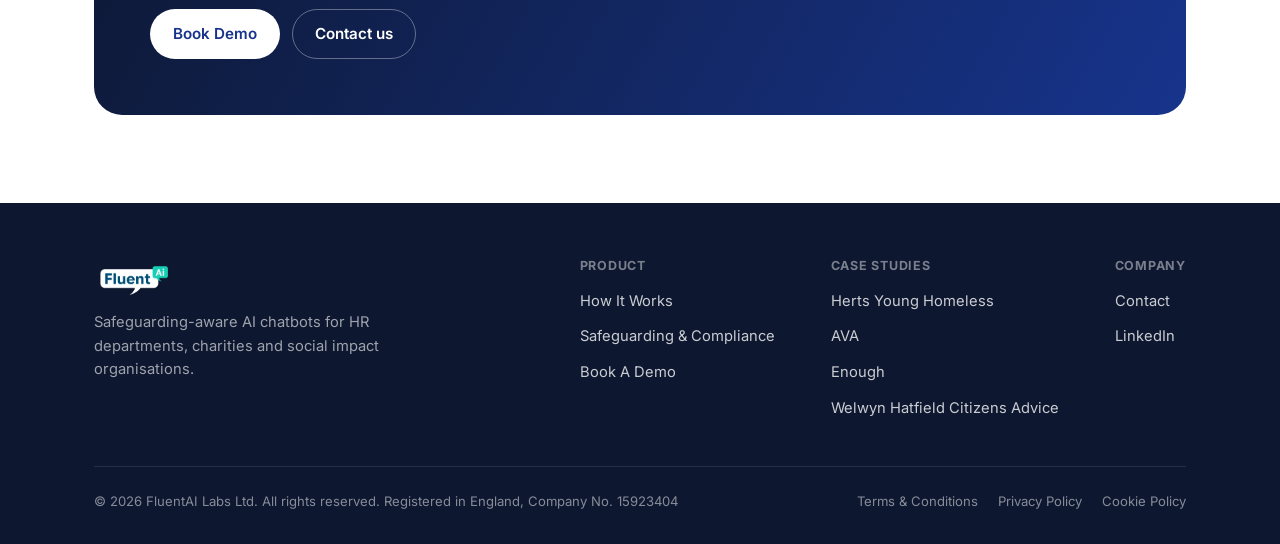
<file: safeguarding-compliance.html>
<!doctype html>
<html lang="en-GB">
<head>
  <meta charset="UTF-8">
  <meta name="viewport" content="width=device-width, initial-scale=1">
  <title>Safeguarding &amp; Compliance — FluentAI</title>
  <meta name="description" content="FluentAI systems are built with structured trigger detection and controlled escalation processes — because safeguarding is not an afterthought.">
  <link rel="icon" href="/favicon.svg" type="image/svg+xml">
  <link rel="preconnect" href="https://fonts.googleapis.com">
  <link rel="preconnect" href="https://fonts.gstatic.com" crossorigin>
  <link rel="preload" as="style" href="https://fonts.googleapis.com/css2?family=Inter:wght@400..800&display=swap">
  <link rel="stylesheet" href="https://fonts.googleapis.com/css2?family=Inter:wght@400..800&display=swap" media="print" onload="this.media='all'">
  <noscript><link rel="stylesheet" href="https://fonts.googleapis.com/css2?family=Inter:wght@400..800&display=swap"></noscript>
  <link rel="stylesheet" href="/css/styles.css">
</head>
<body>
  <a class="skip-link" href="#main">Skip to content</a>

  <header class="site-header">
    <div class="container">
      <a class="brand" href="/">
        <img width="264" height="114" src="/assets/logo.webp" alt="FluentAI" class="brand-logo">
      </a>

      <nav class="nav-primary" aria-label="Primary">
        <ul>
          <li class="has-dropdown">
            <a class="nav-link" href="/case-studies/herts-young-homeless">Case Studies
              <svg class="icon"><use href="/assets/icons.svg#icon-chevron-down"></use></svg>
            </a>
            <div class="dropdown">
              <a href="/case-studies/herts-young-homeless">Herts Young Homeless</a>
              <a href="/case-studies/enough">Enough</a>
              <a href="/case-studies/ava">AVA</a>
              <a href="/case-studies/welwyn-hatfield-citizens-advice">Welwyn Hatfield Citizens Advice</a>
            </div>
          </li>
          <li><a class="nav-link" href="/safeguarding-compliance" aria-current="page">Safeguarding &amp; Compliance</a></li>
          <li><a class="nav-link" href="/how-it-works">How It Works</a></li>
          <li><a class="nav-link" href="/contact">Contact</a></li>
        </ul>
      </nav>

      <div class="header-cta">
        <a class="btn btn-ghost" href="/contact">Contact</a>
        <a class="btn btn-primary" href="/book-a-demo">Book A Demo</a>
        <button class="nav-toggle" aria-label="Toggle menu" aria-expanded="false">
          <svg class="icon"><use href="/assets/icons.svg#icon-menu"></use></svg>
        </button>
      </div>
    </div>
  </header>

  <main id="main">
    <section class="hero" style="padding-bottom: 72px;">
      <div class="container">
        <span class="eyebrow">Safeguarding &amp; Compliance</span>
        <h1>AI That Understands Responsibility</h1>
        <p class="lede" style="max-width: 60ch;">Safeguarding is not an afterthought. FluentAI systems are built with structured trigger detection and controlled escalation processes.</p>
      </div>
    </section>

    <section>
      <div class="container split">
        <div>
          <h2>Safeguarding Features</h2>
          <p class="lede">Designed so trustees, HR leaders and safeguarding officers can trust automation with sensitive conversations.</p>
        </div>
        <ul class="check-list">
          <li><svg class="icon"><use href="/assets/icons.svg#icon-check"></use></svg> Trigger word and phrase recognition</li>
          <li><svg class="icon"><use href="/assets/icons.svg#icon-check"></use></svg> Automatic email alerts to safeguarding leads</li>
          <li><svg class="icon"><use href="/assets/icons.svg#icon-check"></use></svg> Human handover pathways</li>
          <li><svg class="icon"><use href="/assets/icons.svg#icon-check"></use></svg> Conversation audit logs for governance review</li>
          <li><svg class="icon"><use href="/assets/icons.svg#icon-check"></use></svg> Role-based admin access</li>
          <li><svg class="icon"><use href="/assets/icons.svg#icon-check"></use></svg> GDPR-aware deployment and data retention controls</li>
        </ul>
      </div>
    </section>

    <section class="bg-soft">
      <div class="container">
        <div class="stat-panel" style="max-width: 820px; margin: 0 auto; text-align: center;">
          <h3 style="text-align:center;">Duty of care, by design</h3>
          <p style="font-size: 1.15rem; color: #fff;">This approach provides trustees, HR leaders and safeguarding officers with confidence that automation enhances – not compromises – duty of care.</p>
        </div>
      </div>
    </section>

    <section>
      <div class="container">
        <div class="cta-band">
          <div>
            <h2>Talk through your safeguarding requirements</h2>
            <p>Book a demo and we'll review your escalation and reporting needs together.</p>
          </div>
          <div class="cta-band-actions">
            <a class="btn btn-on-dark" href="/book-a-demo">Book Demo</a>
            <a class="btn btn-ghost-on-dark" href="/contact">Contact us</a>
          </div>
        </div>
      </div>
    </section>
  </main>

  <footer class="site-footer">
    <div class="container">
      <div class="footer-top">
        <div class="footer-brand">
          <a class="brand" href="/">
            <img width="233" height="114" src="/assets/logo-reverse.webp" alt="FluentAI" class="brand-logo">
          </a>
          <p>Safeguarding-aware AI chatbots for HR departments, charities and social impact organisations.</p>
        </div>
        <div class="footer-cols">
          <div class="footer-col">
            <h3>Product</h3>
            <ul>
              <li><a href="/how-it-works">How It Works</a></li>
              <li><a href="/safeguarding-compliance">Safeguarding &amp; Compliance</a></li>
              <li><a href="/book-a-demo">Book A Demo</a></li>
            </ul>
          </div>
          <div class="footer-col">
            <h3>Case Studies</h3>
            <ul>
              <li><a href="/case-studies/herts-young-homeless">Herts Young Homeless</a></li>
              <li><a href="/case-studies/ava">AVA</a></li>
              <li><a href="/case-studies/enough">Enough</a></li>
              <li><a href="/case-studies/welwyn-hatfield-citizens-advice">Welwyn Hatfield Citizens Advice</a></li>
            </ul>
          </div>
          <div class="footer-col">
            <h3>Company</h3>
            <ul>
              <li><a href="/contact">Contact</a></li>
              <li><a href="https://www.linkedin.com/in/tidunton/">LinkedIn</a></li>
            </ul>
          </div>
        </div>
      </div>
      <div class="footer-bottom">
        <span>© 2026 FluentAI Labs Ltd. All rights reserved. Registered in England, Company No. 15923404</span>
        <span class="legal-links">
          <a href="/terms-and-conditions">Terms &amp; Conditions</a>
          <a href="/privacy-policy">Privacy Policy</a>
          <a href="/cookie-policy">Cookie Policy</a>
        </span>
      </div>
    </div>
  </footer>

  <script src="/js/main.js"></script>
</body>
</html>
</file>
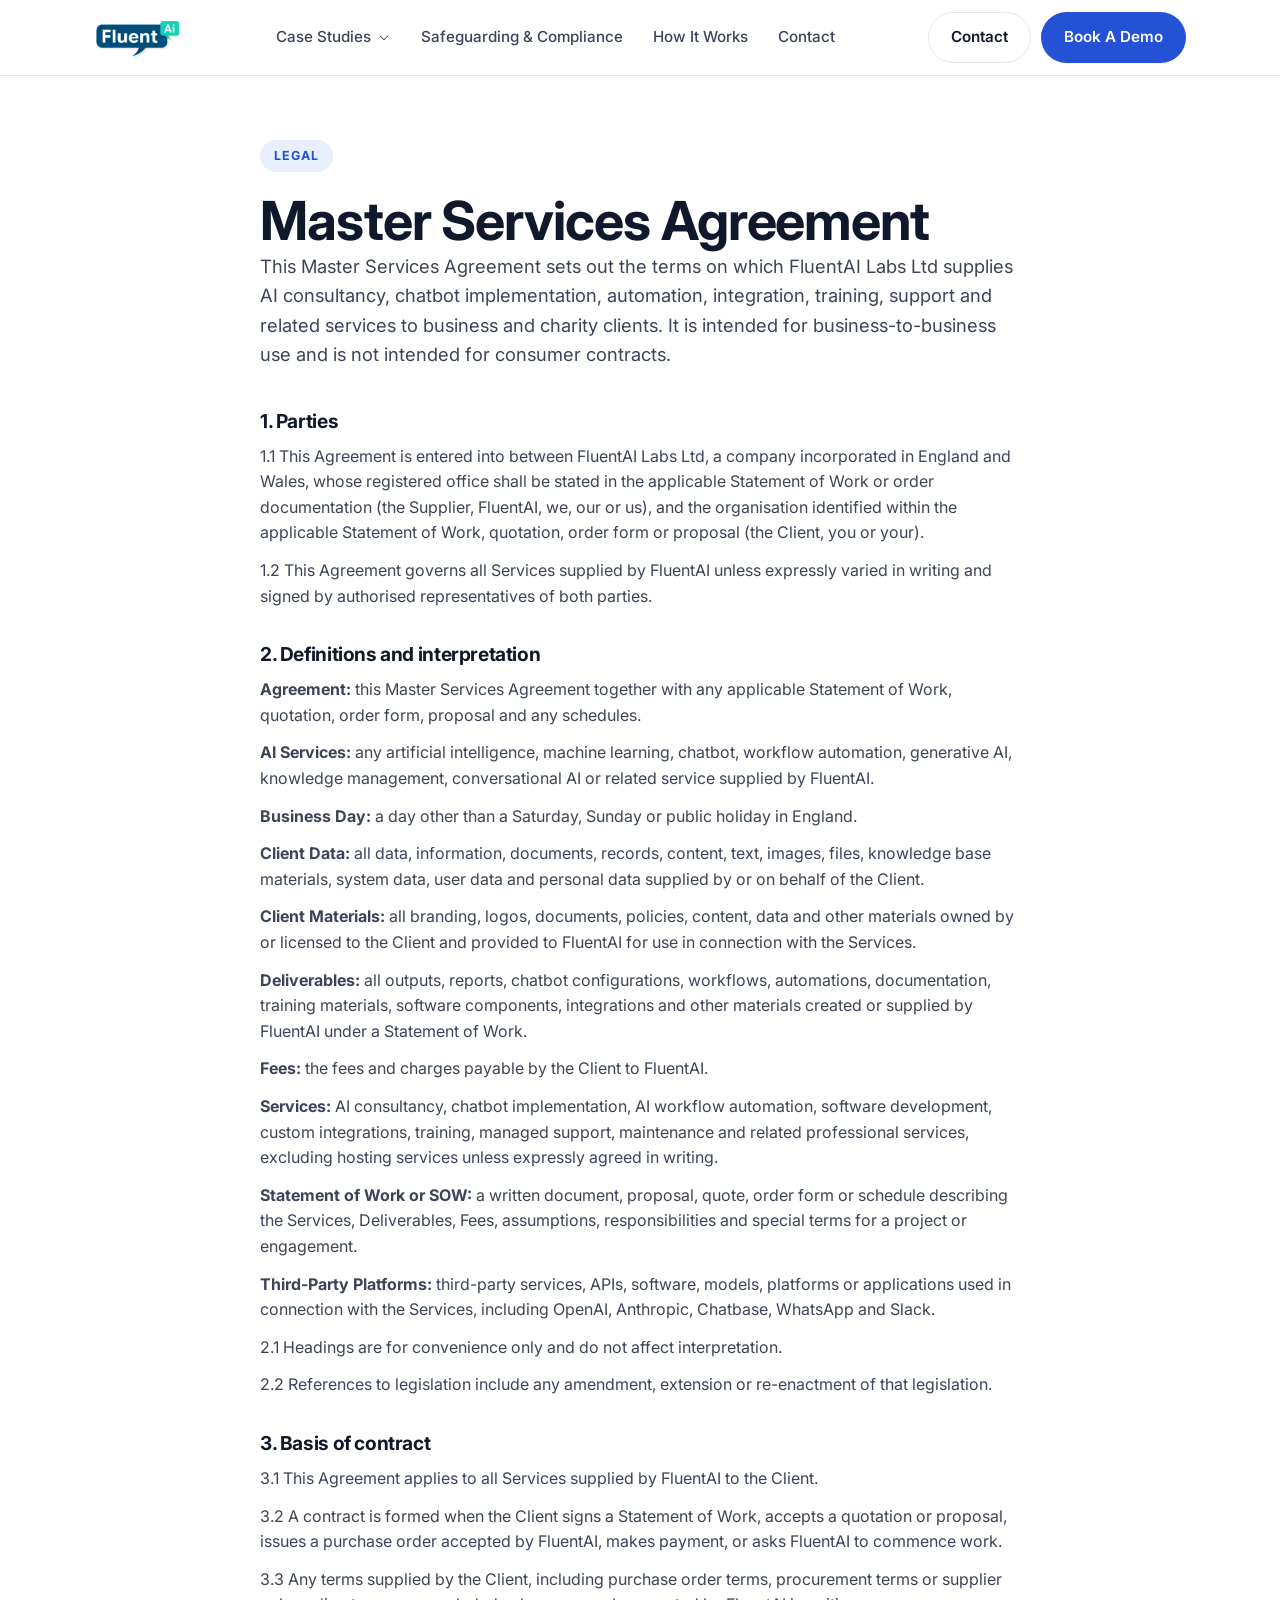
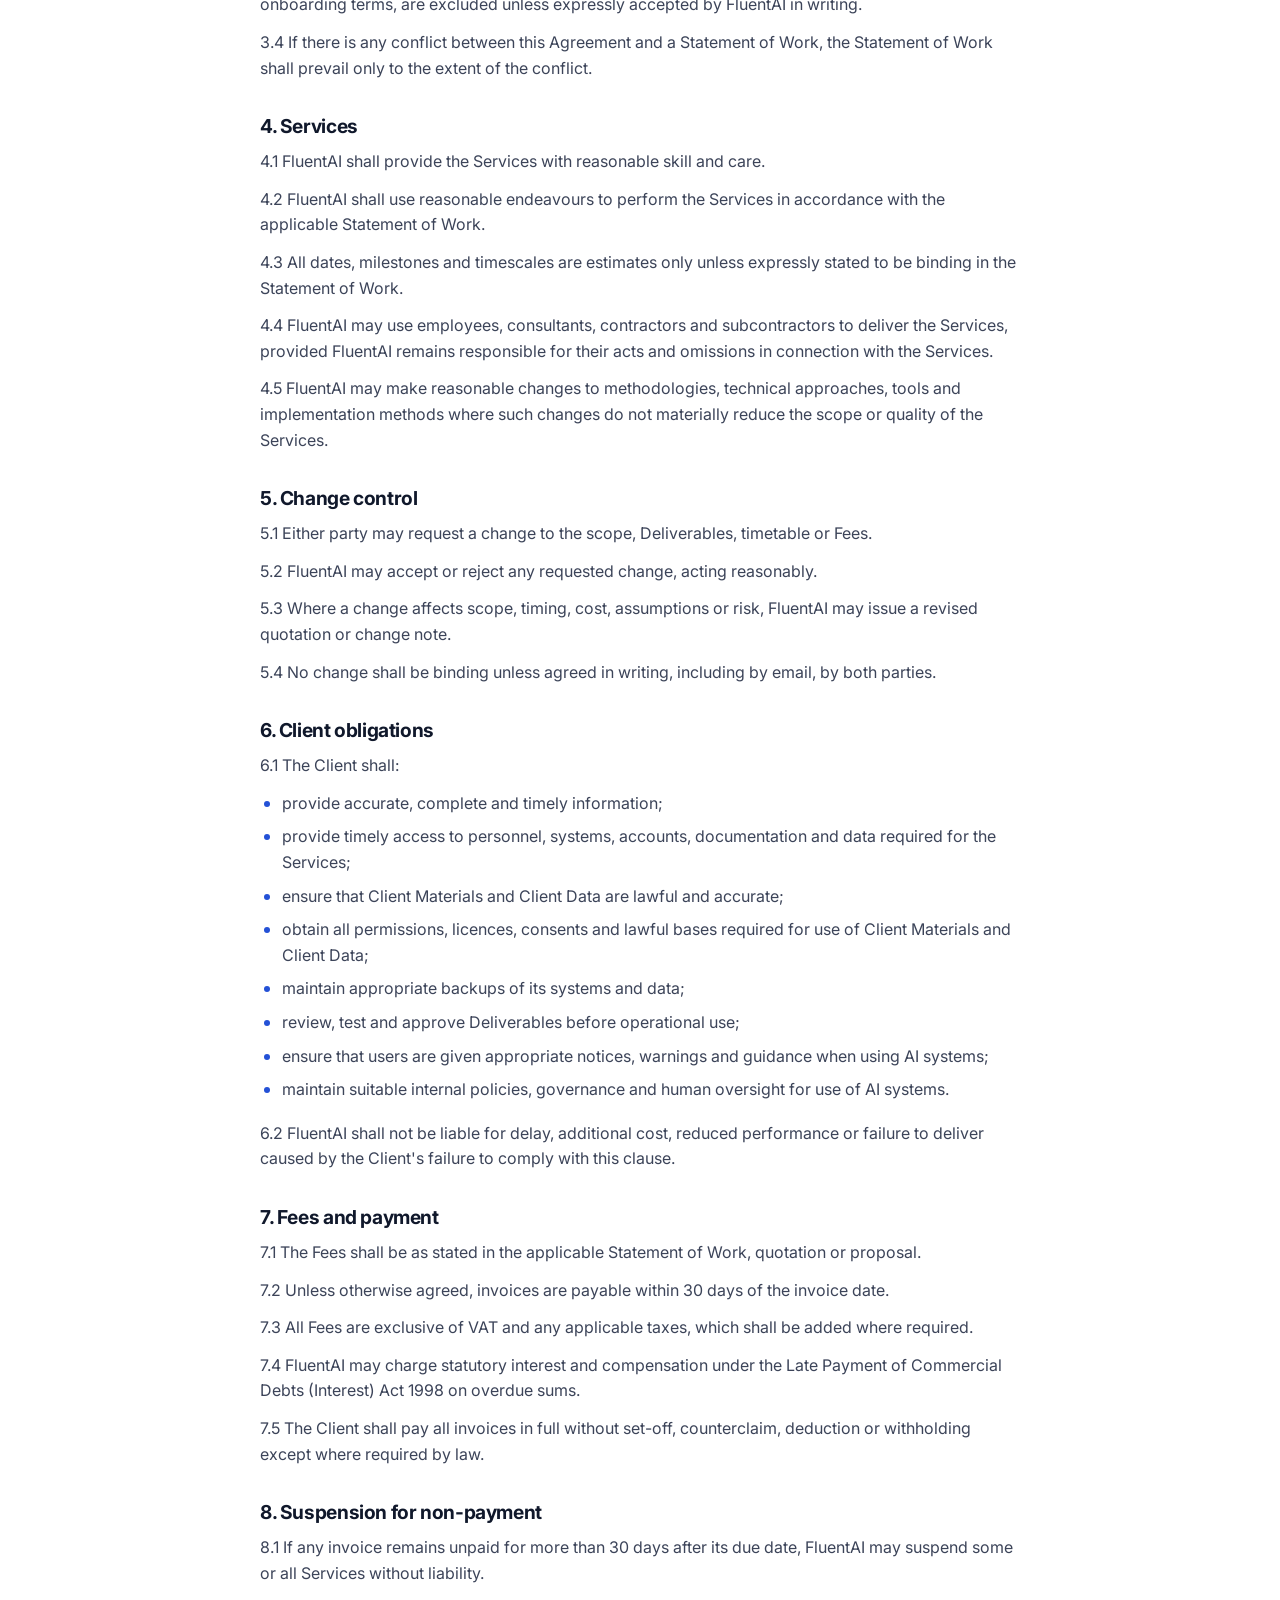
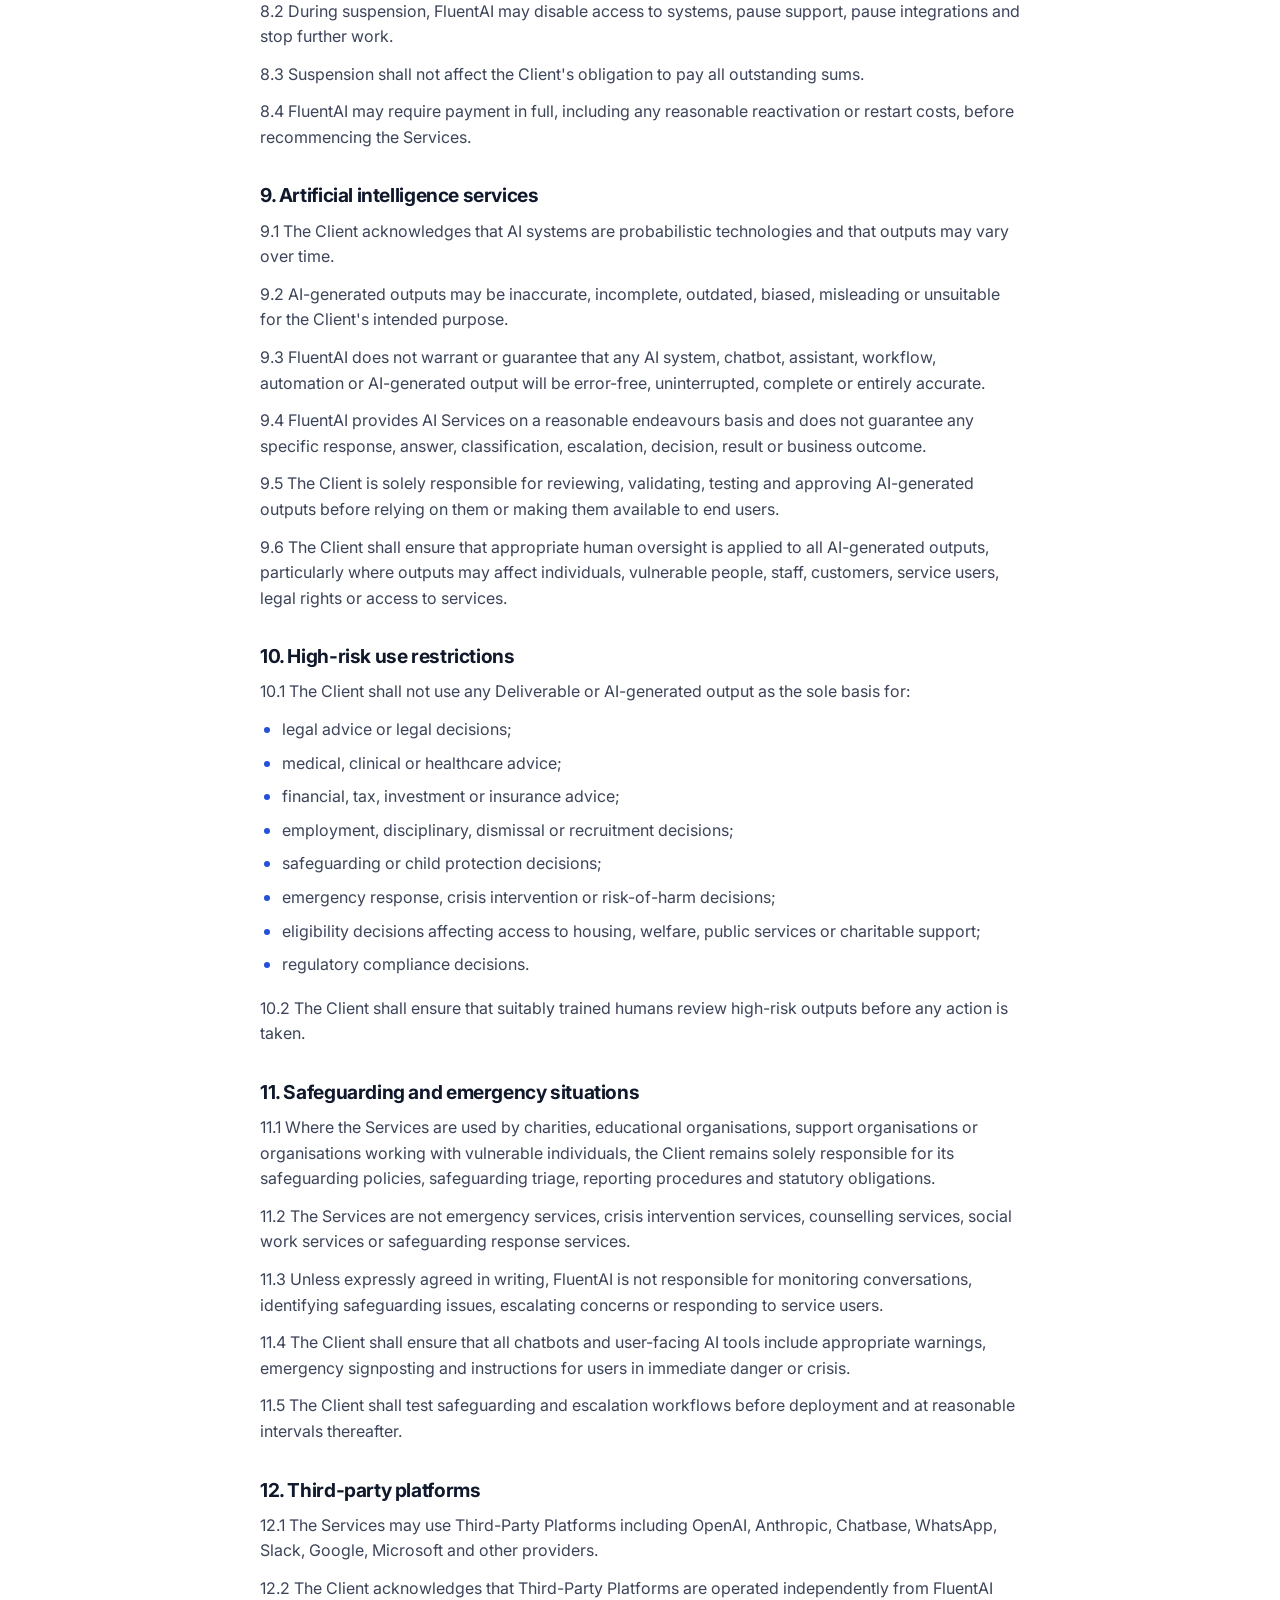
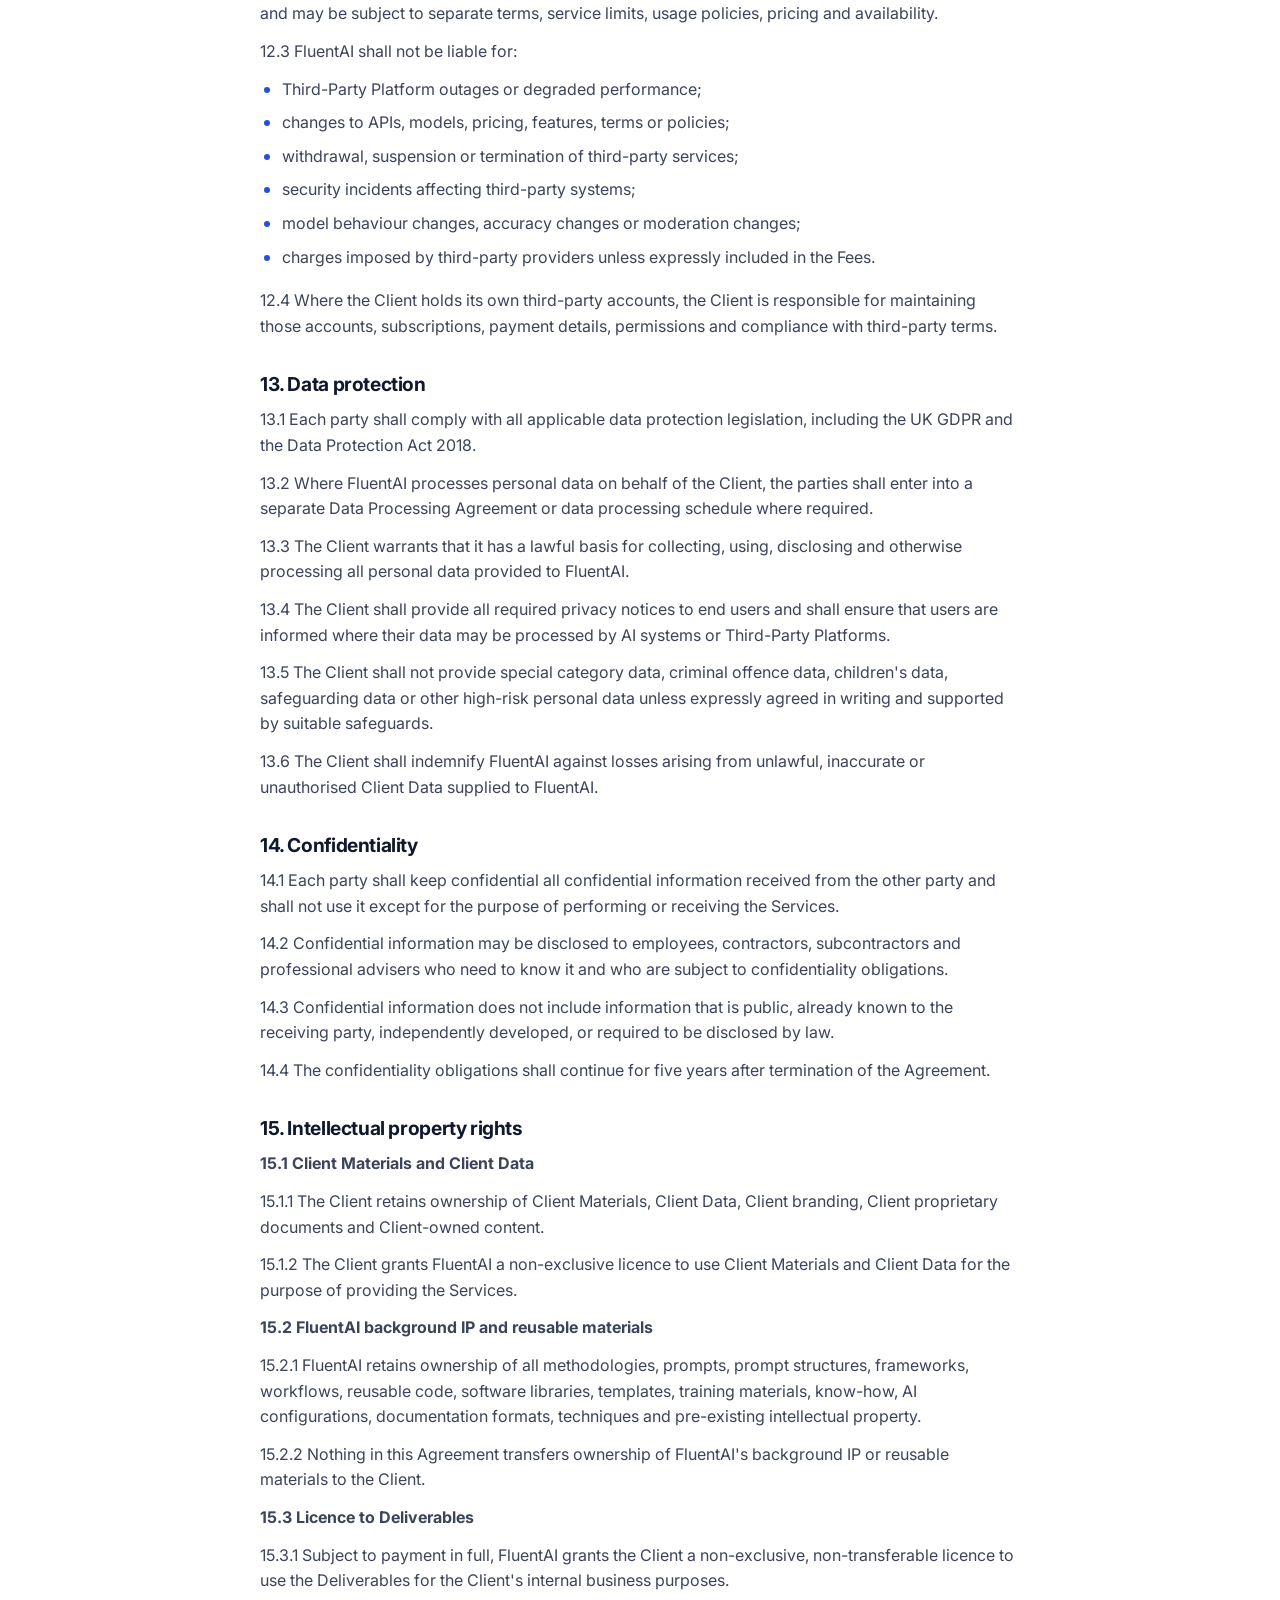
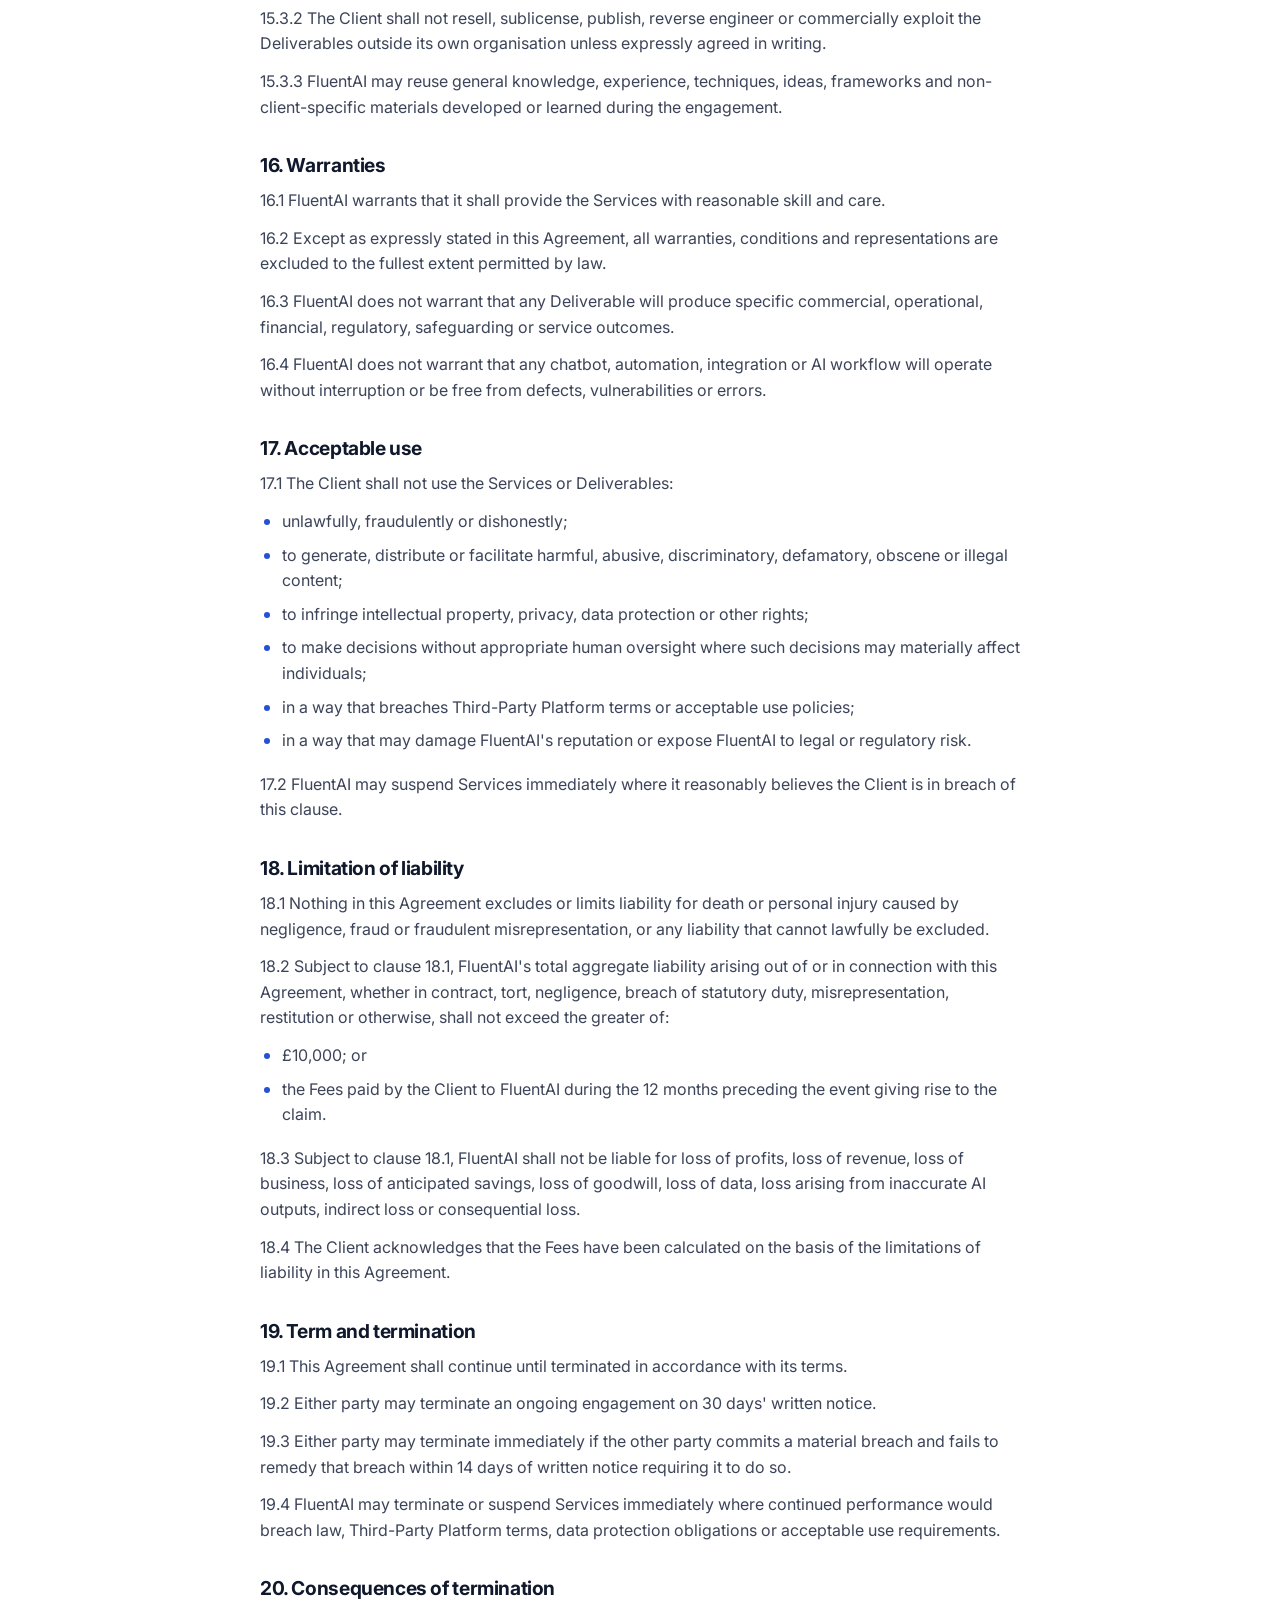
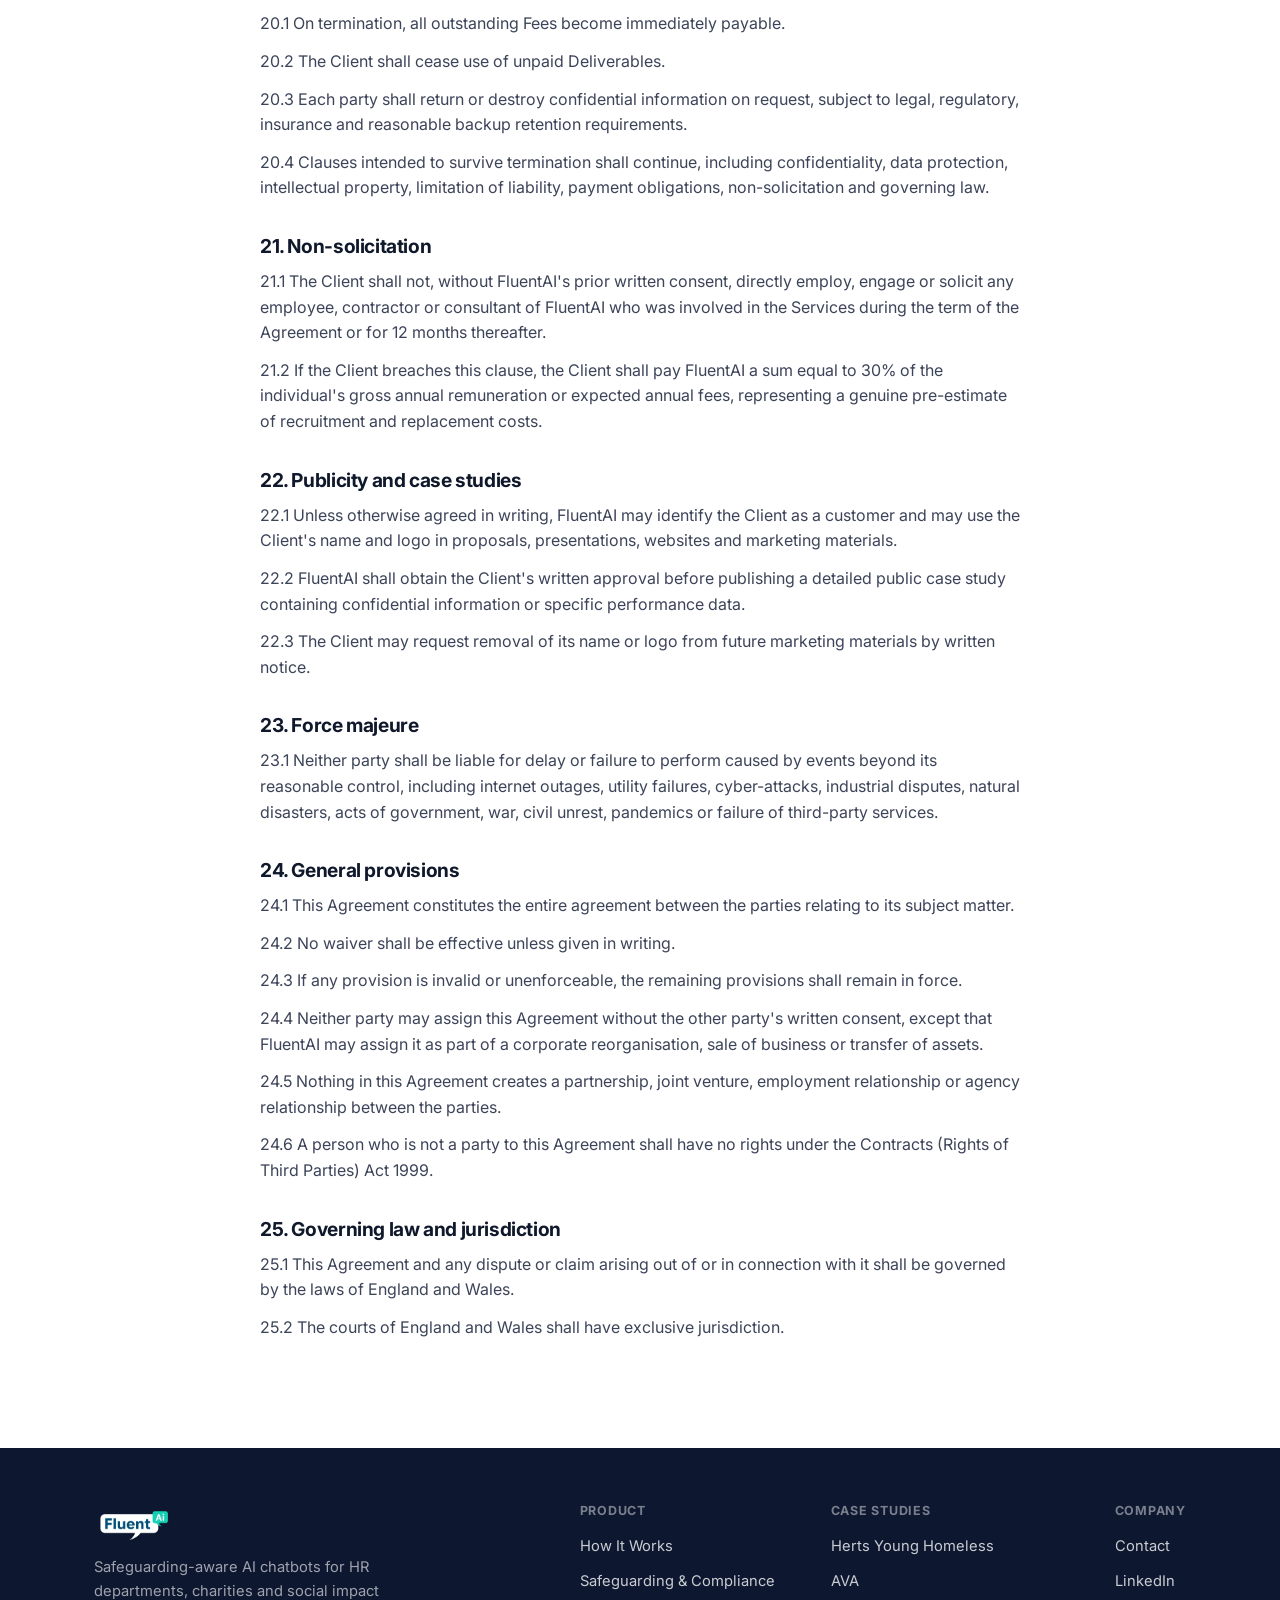
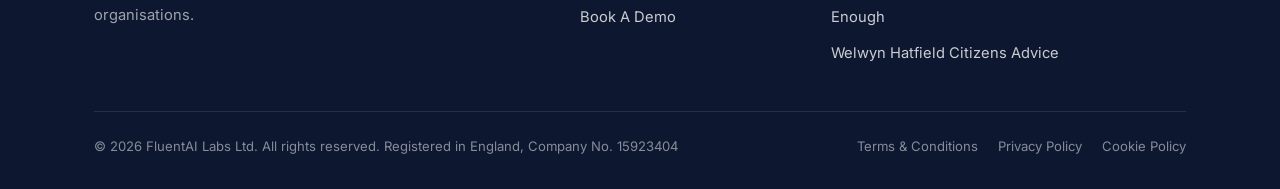
<file: terms-and-conditions.html>
<!doctype html>
<html lang="en-GB">
<head>
  <meta charset="UTF-8">
  <meta name="viewport" content="width=device-width, initial-scale=1">
  <title>Terms &amp; Conditions — Master Services Agreement — FluentAI</title>
  <meta name="description" content="The Master Services Agreement setting out the terms on which FluentAI Labs Ltd supplies AI consultancy, chatbot implementation and related services.">
  <link rel="icon" href="/favicon.svg" type="image/svg+xml">
  <link rel="preconnect" href="https://fonts.googleapis.com">
  <link rel="preconnect" href="https://fonts.gstatic.com" crossorigin>
  <link rel="preload" as="style" href="https://fonts.googleapis.com/css2?family=Inter:wght@400..800&display=swap">
  <link rel="stylesheet" href="https://fonts.googleapis.com/css2?family=Inter:wght@400..800&display=swap" media="print" onload="this.media='all'">
  <noscript><link rel="stylesheet" href="https://fonts.googleapis.com/css2?family=Inter:wght@400..800&display=swap"></noscript>
  <link rel="stylesheet" href="/css/styles.css">
</head>
<body>
  <a class="skip-link" href="#main">Skip to content</a>

  <header class="site-header">
    <div class="container">
      <a class="brand" href="/">
        <img width="264" height="114" src="/assets/logo.webp" alt="FluentAI" class="brand-logo">
      </a>

      <nav class="nav-primary" aria-label="Primary">
        <ul>
          <li class="has-dropdown">
            <a class="nav-link" href="/case-studies/herts-young-homeless">Case Studies
              <svg class="icon"><use href="/assets/icons.svg#icon-chevron-down"></use></svg>
            </a>
            <div class="dropdown">
              <a href="/case-studies/herts-young-homeless">Herts Young Homeless</a>
              <a href="/case-studies/enough">Enough</a>
              <a href="/case-studies/ava">AVA</a>
              <a href="/case-studies/welwyn-hatfield-citizens-advice">Welwyn Hatfield Citizens Advice</a>
            </div>
          </li>
          <li><a class="nav-link" href="/safeguarding-compliance">Safeguarding &amp; Compliance</a></li>
          <li><a class="nav-link" href="/how-it-works">How It Works</a></li>
          <li><a class="nav-link" href="/contact">Contact</a></li>
        </ul>
      </nav>

      <div class="header-cta">
        <a class="btn btn-ghost" href="/contact">Contact</a>
        <a class="btn btn-primary" href="/book-a-demo">Book A Demo</a>
        <button class="nav-toggle" aria-label="Toggle menu" aria-expanded="false">
          <svg class="icon"><use href="/assets/icons.svg#icon-menu"></use></svg>
        </button>
      </div>
    </div>
  </header>

  <main id="main">
    <section class="legal-page">
      <div class="container">
        <div class="legal-head">
          <span class="eyebrow">Legal</span>
          <h1>Master Services Agreement</h1>
          <p class="lede">This Master Services Agreement sets out the terms on which FluentAI Labs Ltd supplies AI consultancy, chatbot implementation, automation, integration, training, support and related services to business and charity clients. It is intended for business-to-business use and is not intended for consumer contracts.</p>
        </div>

        <div class="legal-content">
          <h2>1. Parties</h2>
          <p>1.1 This Agreement is entered into between FluentAI Labs Ltd, a company incorporated in England and Wales, whose registered office shall be stated in the applicable Statement of Work or order documentation (the Supplier, FluentAI, we, our or us), and the organisation identified within the applicable Statement of Work, quotation, order form or proposal (the Client, you or your).</p>
          <p>1.2 This Agreement governs all Services supplied by FluentAI unless expressly varied in writing and signed by authorised representatives of both parties.</p>

          <h2>2. Definitions and interpretation</h2>
          <p><strong>Agreement:</strong> this Master Services Agreement together with any applicable Statement of Work, quotation, order form, proposal and any schedules.</p>
          <p><strong>AI Services:</strong> any artificial intelligence, machine learning, chatbot, workflow automation, generative AI, knowledge management, conversational AI or related service supplied by FluentAI.</p>
          <p><strong>Business Day:</strong> a day other than a Saturday, Sunday or public holiday in England.</p>
          <p><strong>Client Data:</strong> all data, information, documents, records, content, text, images, files, knowledge base materials, system data, user data and personal data supplied by or on behalf of the Client.</p>
          <p><strong>Client Materials:</strong> all branding, logos, documents, policies, content, data and other materials owned by or licensed to the Client and provided to FluentAI for use in connection with the Services.</p>
          <p><strong>Deliverables:</strong> all outputs, reports, chatbot configurations, workflows, automations, documentation, training materials, software components, integrations and other materials created or supplied by FluentAI under a Statement of Work.</p>
          <p><strong>Fees:</strong> the fees and charges payable by the Client to FluentAI.</p>
          <p><strong>Services:</strong> AI consultancy, chatbot implementation, AI workflow automation, software development, custom integrations, training, managed support, maintenance and related professional services, excluding hosting services unless expressly agreed in writing.</p>
          <p><strong>Statement of Work or SOW:</strong> a written document, proposal, quote, order form or schedule describing the Services, Deliverables, Fees, assumptions, responsibilities and special terms for a project or engagement.</p>
          <p><strong>Third-Party Platforms:</strong> third-party services, APIs, software, models, platforms or applications used in connection with the Services, including OpenAI, Anthropic, Chatbase, WhatsApp and Slack.</p>
          <p>2.1 Headings are for convenience only and do not affect interpretation.</p>
          <p>2.2 References to legislation include any amendment, extension or re-enactment of that legislation.</p>

          <h2>3. Basis of contract</h2>
          <p>3.1 This Agreement applies to all Services supplied by FluentAI to the Client.</p>
          <p>3.2 A contract is formed when the Client signs a Statement of Work, accepts a quotation or proposal, issues a purchase order accepted by FluentAI, makes payment, or asks FluentAI to commence work.</p>
          <p>3.3 Any terms supplied by the Client, including purchase order terms, procurement terms or supplier onboarding terms, are excluded unless expressly accepted by FluentAI in writing.</p>
          <p>3.4 If there is any conflict between this Agreement and a Statement of Work, the Statement of Work shall prevail only to the extent of the conflict.</p>

          <h2>4. Services</h2>
          <p>4.1 FluentAI shall provide the Services with reasonable skill and care.</p>
          <p>4.2 FluentAI shall use reasonable endeavours to perform the Services in accordance with the applicable Statement of Work.</p>
          <p>4.3 All dates, milestones and timescales are estimates only unless expressly stated to be binding in the Statement of Work.</p>
          <p>4.4 FluentAI may use employees, consultants, contractors and subcontractors to deliver the Services, provided FluentAI remains responsible for their acts and omissions in connection with the Services.</p>
          <p>4.5 FluentAI may make reasonable changes to methodologies, technical approaches, tools and implementation methods where such changes do not materially reduce the scope or quality of the Services.</p>

          <h2>5. Change control</h2>
          <p>5.1 Either party may request a change to the scope, Deliverables, timetable or Fees.</p>
          <p>5.2 FluentAI may accept or reject any requested change, acting reasonably.</p>
          <p>5.3 Where a change affects scope, timing, cost, assumptions or risk, FluentAI may issue a revised quotation or change note.</p>
          <p>5.4 No change shall be binding unless agreed in writing, including by email, by both parties.</p>

          <h2>6. Client obligations</h2>
          <p>6.1 The Client shall:</p>
          <ul>
            <li>provide accurate, complete and timely information;</li>
            <li>provide timely access to personnel, systems, accounts, documentation and data required for the Services;</li>
            <li>ensure that Client Materials and Client Data are lawful and accurate;</li>
            <li>obtain all permissions, licences, consents and lawful bases required for use of Client Materials and Client Data;</li>
            <li>maintain appropriate backups of its systems and data;</li>
            <li>review, test and approve Deliverables before operational use;</li>
            <li>ensure that users are given appropriate notices, warnings and guidance when using AI systems;</li>
            <li>maintain suitable internal policies, governance and human oversight for use of AI systems.</li>
          </ul>
          <p>6.2 FluentAI shall not be liable for delay, additional cost, reduced performance or failure to deliver caused by the Client's failure to comply with this clause.</p>

          <h2>7. Fees and payment</h2>
          <p>7.1 The Fees shall be as stated in the applicable Statement of Work, quotation or proposal.</p>
          <p>7.2 Unless otherwise agreed, invoices are payable within 30 days of the invoice date.</p>
          <p>7.3 All Fees are exclusive of VAT and any applicable taxes, which shall be added where required.</p>
          <p>7.4 FluentAI may charge statutory interest and compensation under the Late Payment of Commercial Debts (Interest) Act 1998 on overdue sums.</p>
          <p>7.5 The Client shall pay all invoices in full without set-off, counterclaim, deduction or withholding except where required by law.</p>

          <h2>8. Suspension for non-payment</h2>
          <p>8.1 If any invoice remains unpaid for more than 30 days after its due date, FluentAI may suspend some or all Services without liability.</p>
          <p>8.2 During suspension, FluentAI may disable access to systems, pause support, pause integrations and stop further work.</p>
          <p>8.3 Suspension shall not affect the Client's obligation to pay all outstanding sums.</p>
          <p>8.4 FluentAI may require payment in full, including any reasonable reactivation or restart costs, before recommencing the Services.</p>

          <h2>9. Artificial intelligence services</h2>
          <p>9.1 The Client acknowledges that AI systems are probabilistic technologies and that outputs may vary over time.</p>
          <p>9.2 AI-generated outputs may be inaccurate, incomplete, outdated, biased, misleading or unsuitable for the Client's intended purpose.</p>
          <p>9.3 FluentAI does not warrant or guarantee that any AI system, chatbot, assistant, workflow, automation or AI-generated output will be error-free, uninterrupted, complete or entirely accurate.</p>
          <p>9.4 FluentAI provides AI Services on a reasonable endeavours basis and does not guarantee any specific response, answer, classification, escalation, decision, result or business outcome.</p>
          <p>9.5 The Client is solely responsible for reviewing, validating, testing and approving AI-generated outputs before relying on them or making them available to end users.</p>
          <p>9.6 The Client shall ensure that appropriate human oversight is applied to all AI-generated outputs, particularly where outputs may affect individuals, vulnerable people, staff, customers, service users, legal rights or access to services.</p>

          <h2>10. High-risk use restrictions</h2>
          <p>10.1 The Client shall not use any Deliverable or AI-generated output as the sole basis for:</p>
          <ul>
            <li>legal advice or legal decisions;</li>
            <li>medical, clinical or healthcare advice;</li>
            <li>financial, tax, investment or insurance advice;</li>
            <li>employment, disciplinary, dismissal or recruitment decisions;</li>
            <li>safeguarding or child protection decisions;</li>
            <li>emergency response, crisis intervention or risk-of-harm decisions;</li>
            <li>eligibility decisions affecting access to housing, welfare, public services or charitable support;</li>
            <li>regulatory compliance decisions.</li>
          </ul>
          <p>10.2 The Client shall ensure that suitably trained humans review high-risk outputs before any action is taken.</p>

          <h2>11. Safeguarding and emergency situations</h2>
          <p>11.1 Where the Services are used by charities, educational organisations, support organisations or organisations working with vulnerable individuals, the Client remains solely responsible for its safeguarding policies, safeguarding triage, reporting procedures and statutory obligations.</p>
          <p>11.2 The Services are not emergency services, crisis intervention services, counselling services, social work services or safeguarding response services.</p>
          <p>11.3 Unless expressly agreed in writing, FluentAI is not responsible for monitoring conversations, identifying safeguarding issues, escalating concerns or responding to service users.</p>
          <p>11.4 The Client shall ensure that all chatbots and user-facing AI tools include appropriate warnings, emergency signposting and instructions for users in immediate danger or crisis.</p>
          <p>11.5 The Client shall test safeguarding and escalation workflows before deployment and at reasonable intervals thereafter.</p>

          <h2>12. Third-party platforms</h2>
          <p>12.1 The Services may use Third-Party Platforms including OpenAI, Anthropic, Chatbase, WhatsApp, Slack, Google, Microsoft and other providers.</p>
          <p>12.2 The Client acknowledges that Third-Party Platforms are operated independently from FluentAI and may be subject to separate terms, service limits, usage policies, pricing and availability.</p>
          <p>12.3 FluentAI shall not be liable for:</p>
          <ul>
            <li>Third-Party Platform outages or degraded performance;</li>
            <li>changes to APIs, models, pricing, features, terms or policies;</li>
            <li>withdrawal, suspension or termination of third-party services;</li>
            <li>security incidents affecting third-party systems;</li>
            <li>model behaviour changes, accuracy changes or moderation changes;</li>
            <li>charges imposed by third-party providers unless expressly included in the Fees.</li>
          </ul>
          <p>12.4 Where the Client holds its own third-party accounts, the Client is responsible for maintaining those accounts, subscriptions, payment details, permissions and compliance with third-party terms.</p>

          <h2>13. Data protection</h2>
          <p>13.1 Each party shall comply with all applicable data protection legislation, including the UK GDPR and the Data Protection Act 2018.</p>
          <p>13.2 Where FluentAI processes personal data on behalf of the Client, the parties shall enter into a separate Data Processing Agreement or data processing schedule where required.</p>
          <p>13.3 The Client warrants that it has a lawful basis for collecting, using, disclosing and otherwise processing all personal data provided to FluentAI.</p>
          <p>13.4 The Client shall provide all required privacy notices to end users and shall ensure that users are informed where their data may be processed by AI systems or Third-Party Platforms.</p>
          <p>13.5 The Client shall not provide special category data, criminal offence data, children's data, safeguarding data or other high-risk personal data unless expressly agreed in writing and supported by suitable safeguards.</p>
          <p>13.6 The Client shall indemnify FluentAI against losses arising from unlawful, inaccurate or unauthorised Client Data supplied to FluentAI.</p>

          <h2>14. Confidentiality</h2>
          <p>14.1 Each party shall keep confidential all confidential information received from the other party and shall not use it except for the purpose of performing or receiving the Services.</p>
          <p>14.2 Confidential information may be disclosed to employees, contractors, subcontractors and professional advisers who need to know it and who are subject to confidentiality obligations.</p>
          <p>14.3 Confidential information does not include information that is public, already known to the receiving party, independently developed, or required to be disclosed by law.</p>
          <p>14.4 The confidentiality obligations shall continue for five years after termination of the Agreement.</p>

          <h2>15. Intellectual property rights</h2>
          <p><strong>15.1 Client Materials and Client Data</strong></p>
          <p>15.1.1 The Client retains ownership of Client Materials, Client Data, Client branding, Client proprietary documents and Client-owned content.</p>
          <p>15.1.2 The Client grants FluentAI a non-exclusive licence to use Client Materials and Client Data for the purpose of providing the Services.</p>
          <p><strong>15.2 FluentAI background IP and reusable materials</strong></p>
          <p>15.2.1 FluentAI retains ownership of all methodologies, prompts, prompt structures, frameworks, workflows, reusable code, software libraries, templates, training materials, know-how, AI configurations, documentation formats, techniques and pre-existing intellectual property.</p>
          <p>15.2.2 Nothing in this Agreement transfers ownership of FluentAI's background IP or reusable materials to the Client.</p>
          <p><strong>15.3 Licence to Deliverables</strong></p>
          <p>15.3.1 Subject to payment in full, FluentAI grants the Client a non-exclusive, non-transferable licence to use the Deliverables for the Client's internal business purposes.</p>
          <p>15.3.2 The Client shall not resell, sublicense, publish, reverse engineer or commercially exploit the Deliverables outside its own organisation unless expressly agreed in writing.</p>
          <p>15.3.3 FluentAI may reuse general knowledge, experience, techniques, ideas, frameworks and non-client-specific materials developed or learned during the engagement.</p>

          <h2>16. Warranties</h2>
          <p>16.1 FluentAI warrants that it shall provide the Services with reasonable skill and care.</p>
          <p>16.2 Except as expressly stated in this Agreement, all warranties, conditions and representations are excluded to the fullest extent permitted by law.</p>
          <p>16.3 FluentAI does not warrant that any Deliverable will produce specific commercial, operational, financial, regulatory, safeguarding or service outcomes.</p>
          <p>16.4 FluentAI does not warrant that any chatbot, automation, integration or AI workflow will operate without interruption or be free from defects, vulnerabilities or errors.</p>

          <h2>17. Acceptable use</h2>
          <p>17.1 The Client shall not use the Services or Deliverables:</p>
          <ul>
            <li>unlawfully, fraudulently or dishonestly;</li>
            <li>to generate, distribute or facilitate harmful, abusive, discriminatory, defamatory, obscene or illegal content;</li>
            <li>to infringe intellectual property, privacy, data protection or other rights;</li>
            <li>to make decisions without appropriate human oversight where such decisions may materially affect individuals;</li>
            <li>in a way that breaches Third-Party Platform terms or acceptable use policies;</li>
            <li>in a way that may damage FluentAI's reputation or expose FluentAI to legal or regulatory risk.</li>
          </ul>
          <p>17.2 FluentAI may suspend Services immediately where it reasonably believes the Client is in breach of this clause.</p>

          <h2>18. Limitation of liability</h2>
          <p>18.1 Nothing in this Agreement excludes or limits liability for death or personal injury caused by negligence, fraud or fraudulent misrepresentation, or any liability that cannot lawfully be excluded.</p>
          <p>18.2 Subject to clause 18.1, FluentAI's total aggregate liability arising out of or in connection with this Agreement, whether in contract, tort, negligence, breach of statutory duty, misrepresentation, restitution or otherwise, shall not exceed the greater of:</p>
          <ul>
            <li>£10,000; or</li>
            <li>the Fees paid by the Client to FluentAI during the 12 months preceding the event giving rise to the claim.</li>
          </ul>
          <p>18.3 Subject to clause 18.1, FluentAI shall not be liable for loss of profits, loss of revenue, loss of business, loss of anticipated savings, loss of goodwill, loss of data, loss arising from inaccurate AI outputs, indirect loss or consequential loss.</p>
          <p>18.4 The Client acknowledges that the Fees have been calculated on the basis of the limitations of liability in this Agreement.</p>

          <h2>19. Term and termination</h2>
          <p>19.1 This Agreement shall continue until terminated in accordance with its terms.</p>
          <p>19.2 Either party may terminate an ongoing engagement on 30 days' written notice.</p>
          <p>19.3 Either party may terminate immediately if the other party commits a material breach and fails to remedy that breach within 14 days of written notice requiring it to do so.</p>
          <p>19.4 FluentAI may terminate or suspend Services immediately where continued performance would breach law, Third-Party Platform terms, data protection obligations or acceptable use requirements.</p>

          <h2>20. Consequences of termination</h2>
          <p>20.1 On termination, all outstanding Fees become immediately payable.</p>
          <p>20.2 The Client shall cease use of unpaid Deliverables.</p>
          <p>20.3 Each party shall return or destroy confidential information on request, subject to legal, regulatory, insurance and reasonable backup retention requirements.</p>
          <p>20.4 Clauses intended to survive termination shall continue, including confidentiality, data protection, intellectual property, limitation of liability, payment obligations, non-solicitation and governing law.</p>

          <h2>21. Non-solicitation</h2>
          <p>21.1 The Client shall not, without FluentAI's prior written consent, directly employ, engage or solicit any employee, contractor or consultant of FluentAI who was involved in the Services during the term of the Agreement or for 12 months thereafter.</p>
          <p>21.2 If the Client breaches this clause, the Client shall pay FluentAI a sum equal to 30% of the individual's gross annual remuneration or expected annual fees, representing a genuine pre-estimate of recruitment and replacement costs.</p>

          <h2>22. Publicity and case studies</h2>
          <p>22.1 Unless otherwise agreed in writing, FluentAI may identify the Client as a customer and may use the Client's name and logo in proposals, presentations, websites and marketing materials.</p>
          <p>22.2 FluentAI shall obtain the Client's written approval before publishing a detailed public case study containing confidential information or specific performance data.</p>
          <p>22.3 The Client may request removal of its name or logo from future marketing materials by written notice.</p>

          <h2>23. Force majeure</h2>
          <p>23.1 Neither party shall be liable for delay or failure to perform caused by events beyond its reasonable control, including internet outages, utility failures, cyber-attacks, industrial disputes, natural disasters, acts of government, war, civil unrest, pandemics or failure of third-party services.</p>

          <h2>24. General provisions</h2>
          <p>24.1 This Agreement constitutes the entire agreement between the parties relating to its subject matter.</p>
          <p>24.2 No waiver shall be effective unless given in writing.</p>
          <p>24.3 If any provision is invalid or unenforceable, the remaining provisions shall remain in force.</p>
          <p>24.4 Neither party may assign this Agreement without the other party's written consent, except that FluentAI may assign it as part of a corporate reorganisation, sale of business or transfer of assets.</p>
          <p>24.5 Nothing in this Agreement creates a partnership, joint venture, employment relationship or agency relationship between the parties.</p>
          <p>24.6 A person who is not a party to this Agreement shall have no rights under the Contracts (Rights of Third Parties) Act 1999.</p>

          <h2>25. Governing law and jurisdiction</h2>
          <p>25.1 This Agreement and any dispute or claim arising out of or in connection with it shall be governed by the laws of England and Wales.</p>
          <p>25.2 The courts of England and Wales shall have exclusive jurisdiction.</p>
        </div>
      </div>
    </section>
  </main>

  <footer class="site-footer">
    <div class="container">
      <div class="footer-top">
        <div class="footer-brand">
          <a class="brand" href="/">
            <img width="233" height="114" src="/assets/logo-reverse.webp" alt="FluentAI" class="brand-logo">
          </a>
          <p>Safeguarding-aware AI chatbots for HR departments, charities and social impact organisations.</p>
        </div>
        <div class="footer-cols">
          <div class="footer-col">
            <h3>Product</h3>
            <ul>
              <li><a href="/how-it-works">How It Works</a></li>
              <li><a href="/safeguarding-compliance">Safeguarding &amp; Compliance</a></li>
              <li><a href="/book-a-demo">Book A Demo</a></li>
            </ul>
          </div>
          <div class="footer-col">
            <h3>Case Studies</h3>
            <ul>
              <li><a href="/case-studies/herts-young-homeless">Herts Young Homeless</a></li>
              <li><a href="/case-studies/ava">AVA</a></li>
              <li><a href="/case-studies/enough">Enough</a></li>
              <li><a href="/case-studies/welwyn-hatfield-citizens-advice">Welwyn Hatfield Citizens Advice</a></li>
            </ul>
          </div>
          <div class="footer-col">
            <h3>Company</h3>
            <ul>
              <li><a href="/contact">Contact</a></li>
              <li><a href="https://www.linkedin.com/in/tidunton/">LinkedIn</a></li>
            </ul>
          </div>
        </div>
      </div>
      <div class="footer-bottom">
        <span>© 2026 FluentAI Labs Ltd. All rights reserved. Registered in England, Company No. 15923404</span>
        <span class="legal-links">
          <a href="/terms-and-conditions">Terms &amp; Conditions</a>
          <a href="/privacy-policy">Privacy Policy</a>
          <a href="/cookie-policy">Cookie Policy</a>
        </span>
      </div>
    </div>
  </footer>

  <script src="/js/main.js"></script>
</body>
</html>
</file>
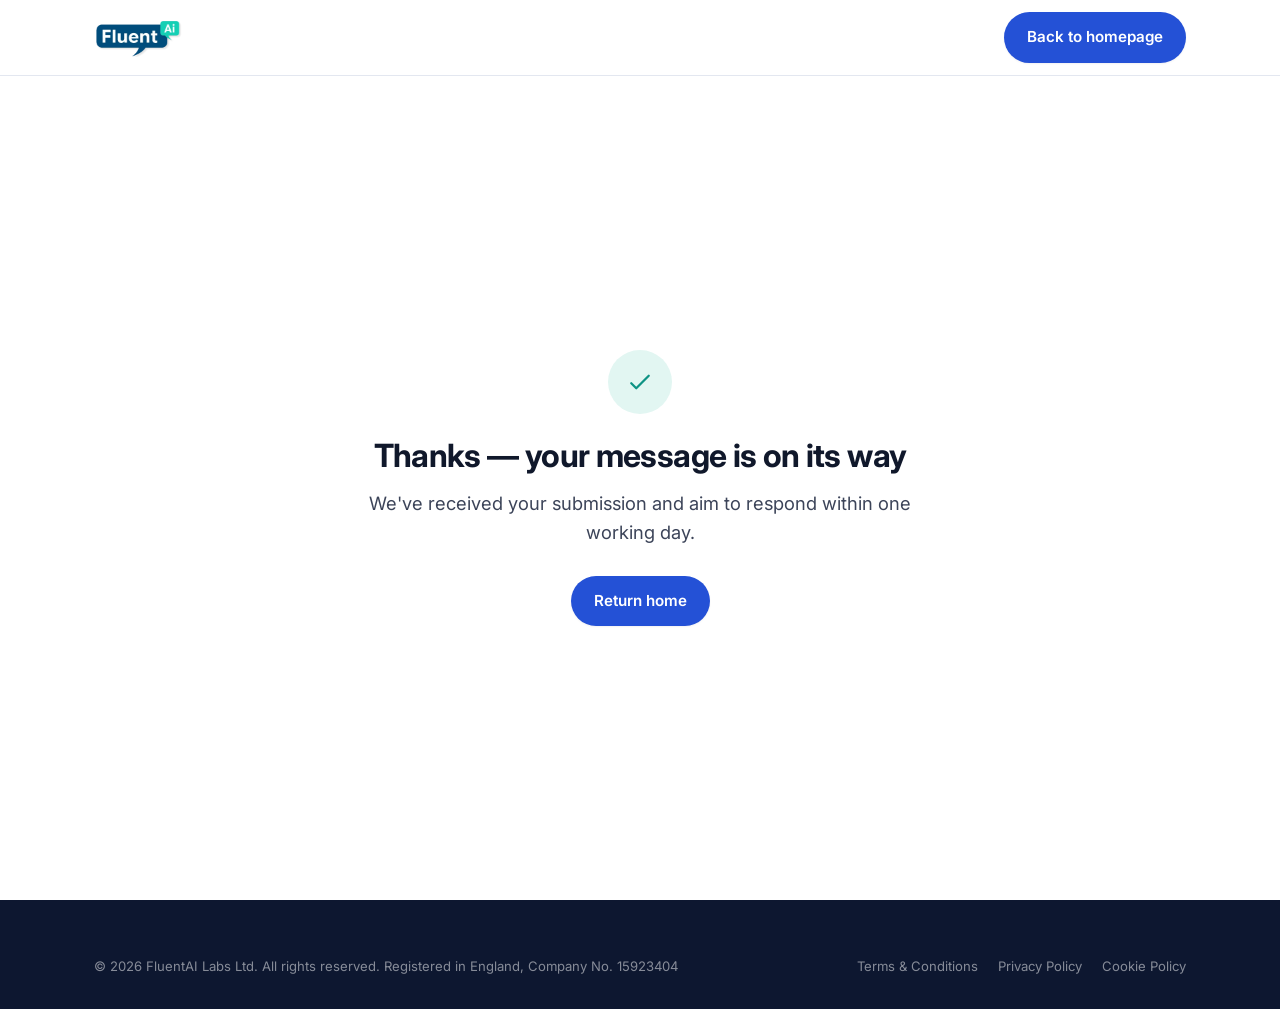
<file: thank-you.html>
<!doctype html>
<html lang="en-GB">
<head>
  <meta charset="UTF-8">
  <meta name="viewport" content="width=device-width, initial-scale=1">
  <title>Thank You — FluentAI</title>
  <meta name="robots" content="noindex">
  <link rel="icon" href="/favicon.svg" type="image/svg+xml">
  <link rel="preconnect" href="https://fonts.googleapis.com">
  <link rel="preconnect" href="https://fonts.gstatic.com" crossorigin>
  <link rel="preload" as="style" href="https://fonts.googleapis.com/css2?family=Inter:wght@400..800&display=swap">
  <link rel="stylesheet" href="https://fonts.googleapis.com/css2?family=Inter:wght@400..800&display=swap" media="print" onload="this.media='all'">
  <noscript><link rel="stylesheet" href="https://fonts.googleapis.com/css2?family=Inter:wght@400..800&display=swap"></noscript>
  <link rel="stylesheet" href="/css/styles.css">
</head>
<body>
  <header class="site-header">
    <div class="container">
      <a class="brand" href="/">
        <img width="264" height="114" src="/assets/logo.webp" alt="FluentAI" class="brand-logo">
      </a>
      <div class="header-cta">
        <a class="btn btn-primary" href="/">Back to homepage</a>
      </div>
    </div>
  </header>

  <main>
    <div class="not-found">
      <div>
        <span class="icon-wrap" style="width:64px;height:64px;border-radius:50%;background:var(--accent-soft);color:var(--accent);display:flex;align-items:center;justify-content:center;margin:0 auto 24px;">
          <svg class="icon" style="width:30px;height:30px;"><use href="/assets/icons.svg#icon-check"></use></svg>
        </span>
        <h1 style="font-size: 2rem;">Thanks — your message is on its way</h1>
        <p class="lede" style="margin: 14px auto 28px; max-width: 46ch;">We've received your submission and aim to respond within one working day.</p>
        <a class="btn btn-primary" href="/">Return home</a>
      </div>
    </div>
  </main>

  <footer class="site-footer">
    <div class="container">
      <div class="footer-bottom">
        <span>© 2026 FluentAI Labs Ltd. All rights reserved. Registered in England, Company No. 15923404</span>
        <span class="legal-links">
          <a href="/terms-and-conditions">Terms &amp; Conditions</a>
          <a href="/privacy-policy">Privacy Policy</a>
          <a href="/cookie-policy">Cookie Policy</a>
        </span>
      </div>
    </div>
  </footer>

</body>
</html>
</file>
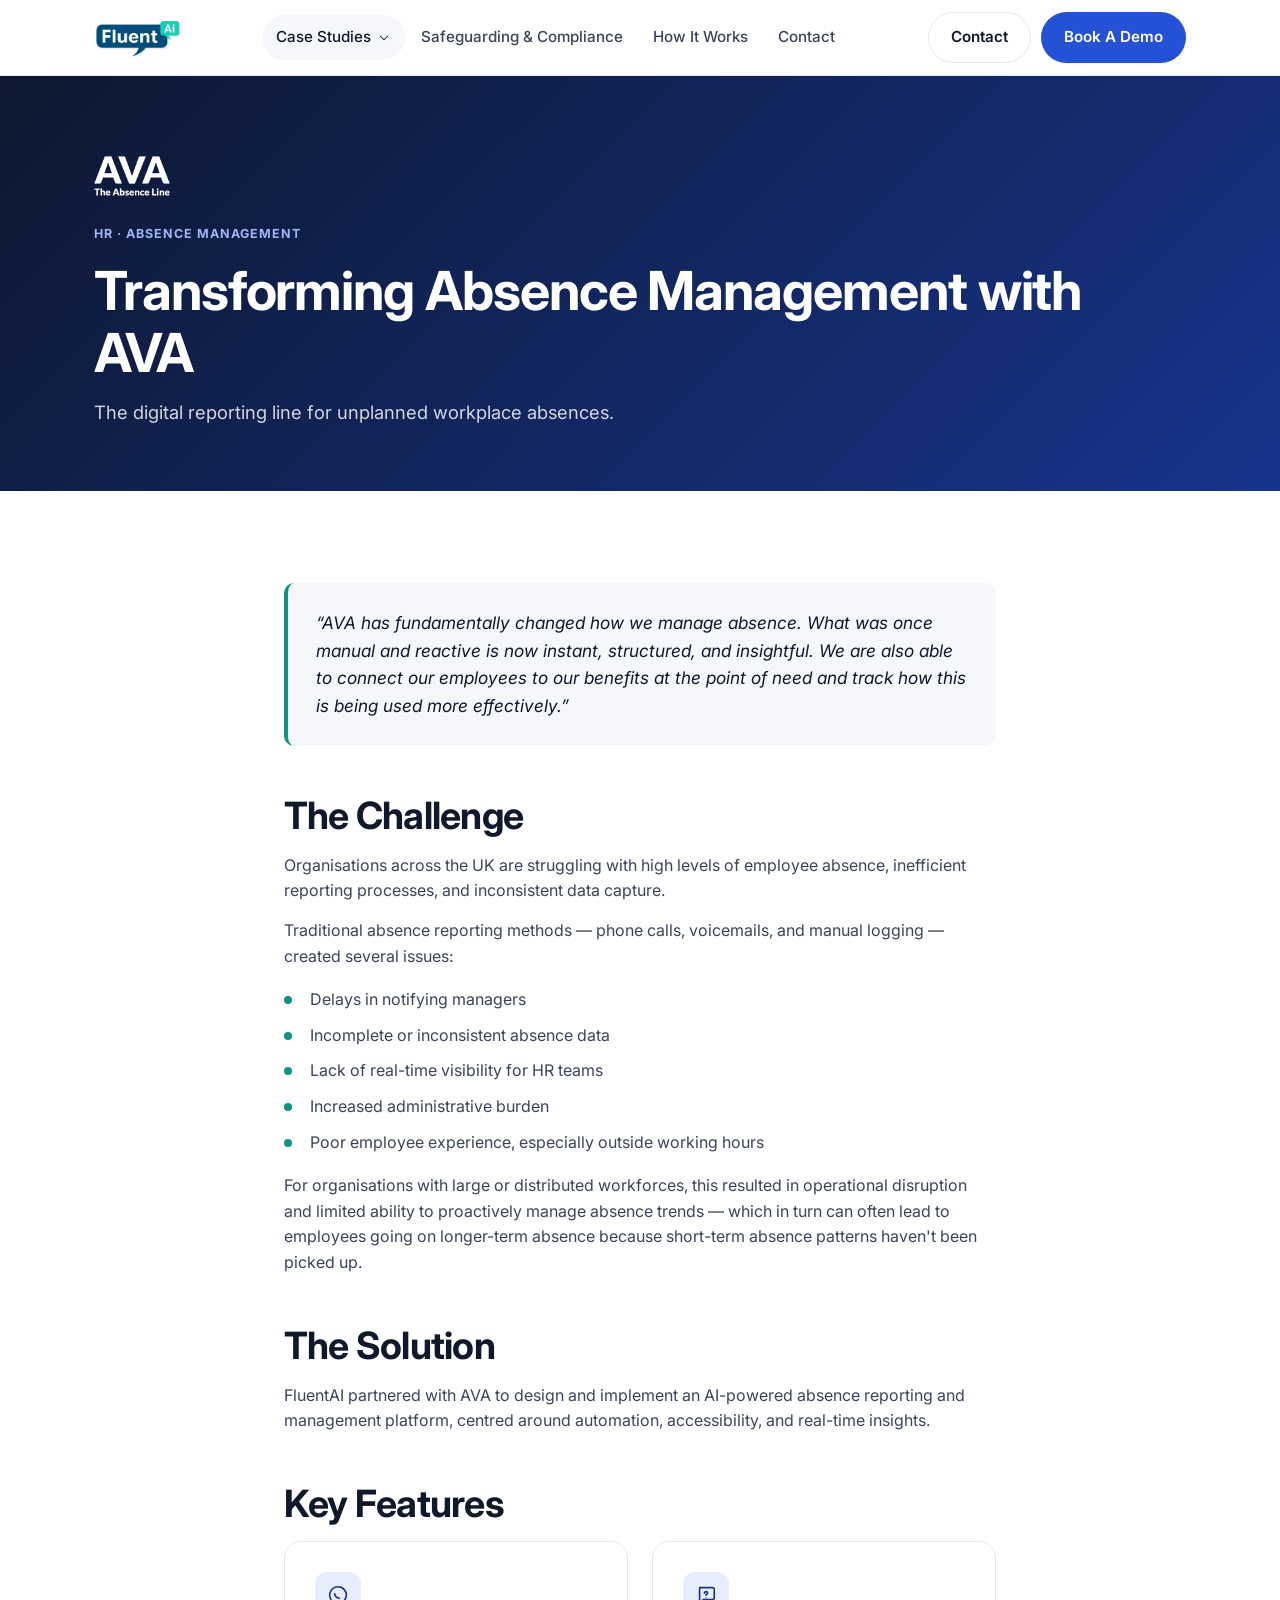
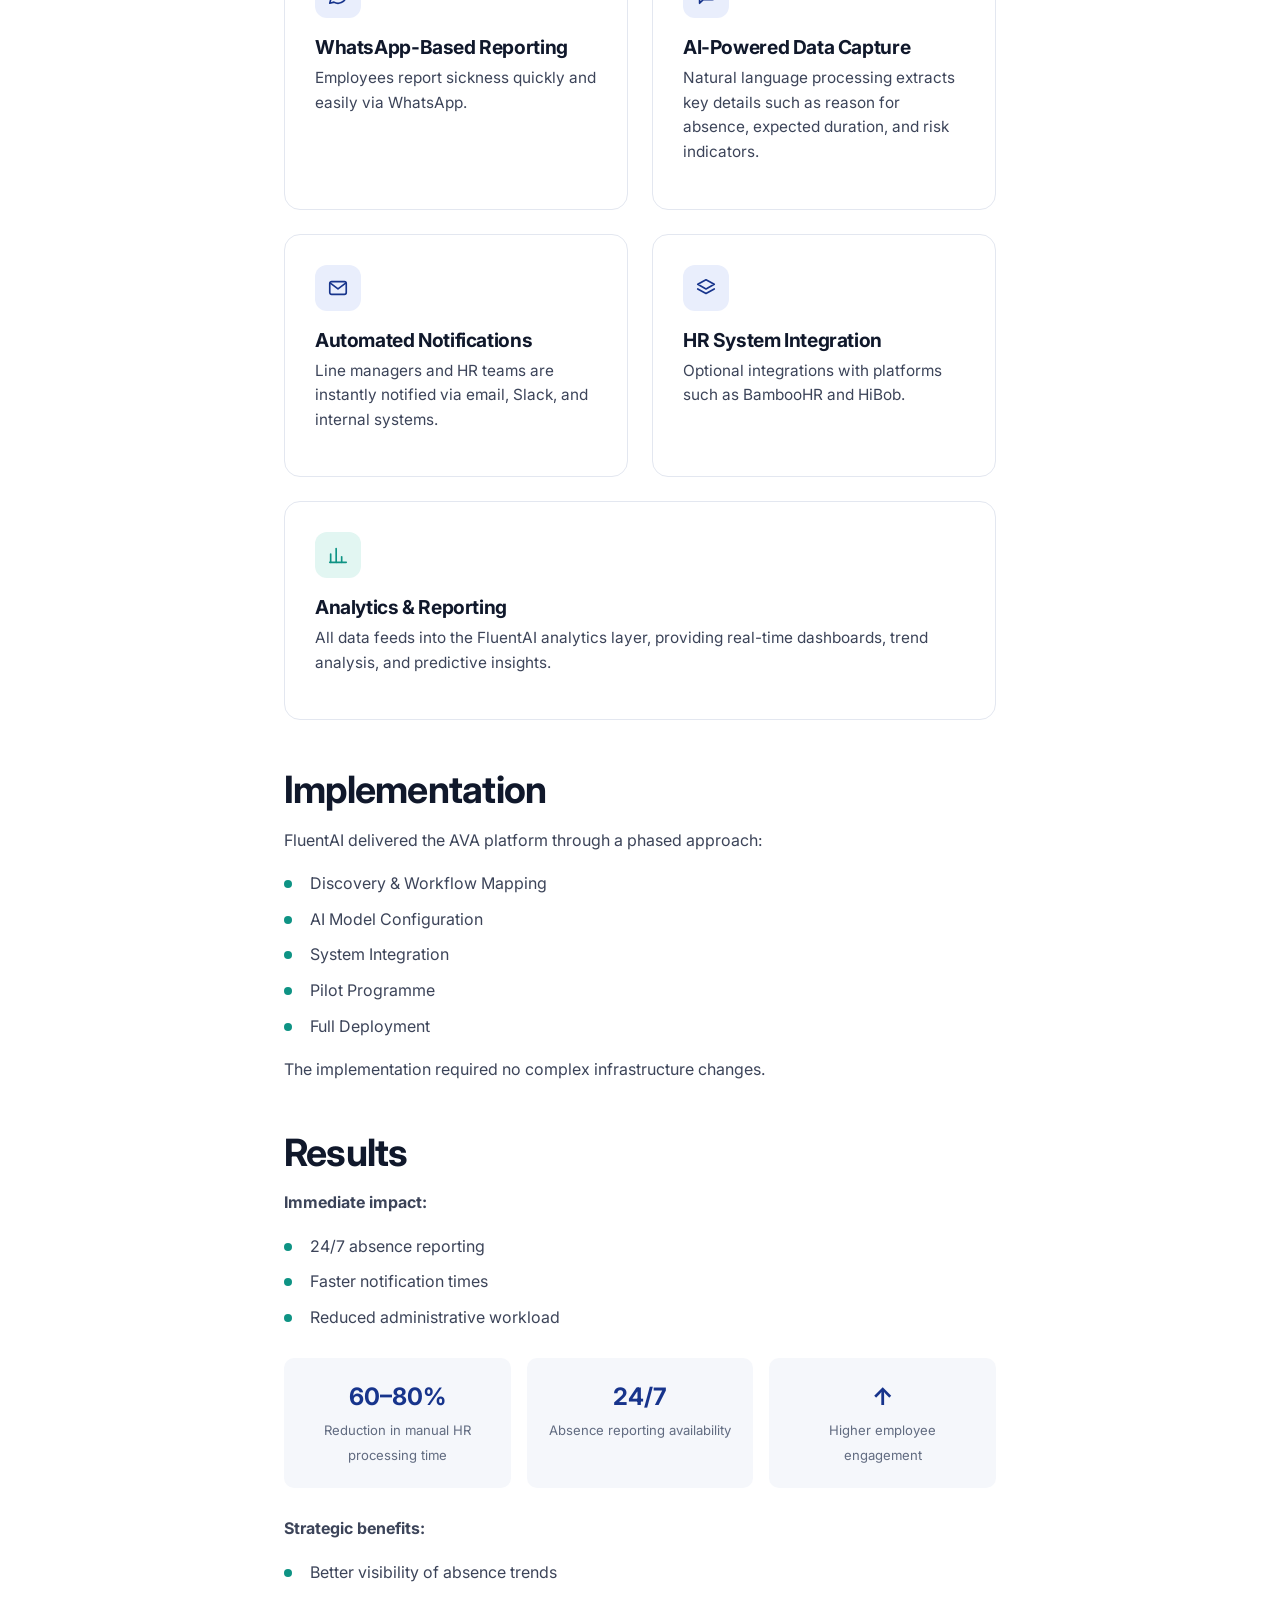
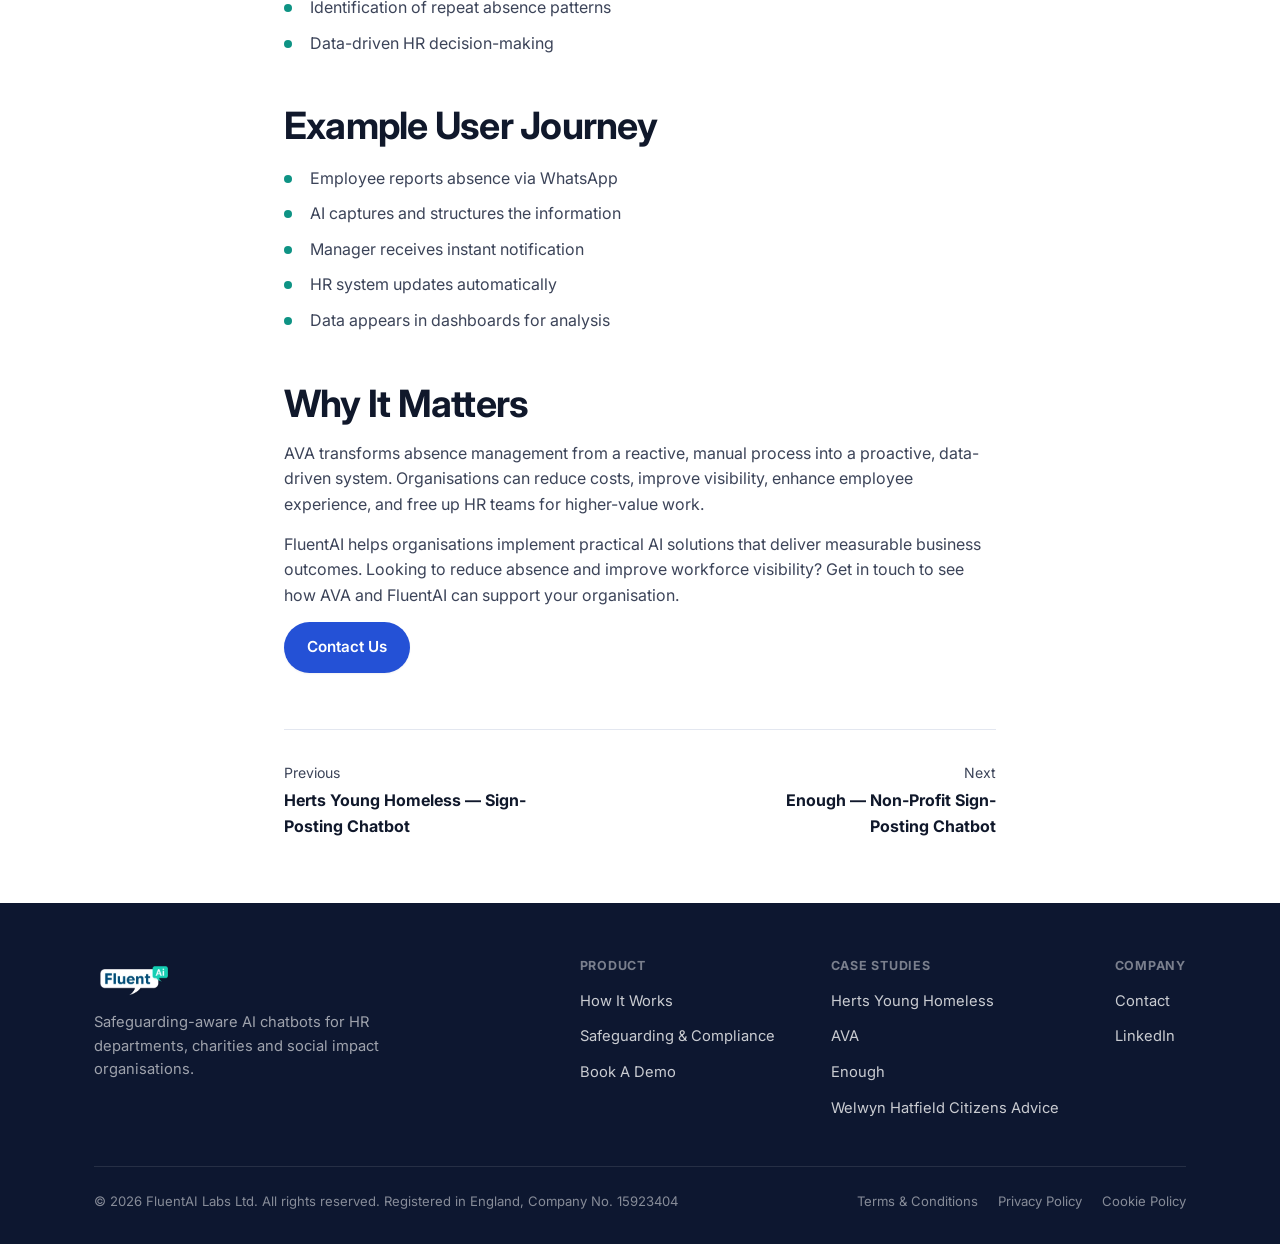
<file: case-studies/ava.html>
<!doctype html>
<html lang="en-GB">
<head>
  <meta charset="UTF-8">
  <meta name="viewport" content="width=device-width, initial-scale=1">
  <title>AVA — Transforming Absence Management — FluentAI</title>
  <meta name="description" content="How FluentAI built AVA, a WhatsApp-based absence reporting platform that reduced manual HR processing time by up to 60–80%.">
  <link rel="icon" href="/favicon.svg" type="image/svg+xml">
  <link rel="preconnect" href="https://fonts.googleapis.com">
  <link rel="preconnect" href="https://fonts.gstatic.com" crossorigin>
  <link rel="preload" as="style" href="https://fonts.googleapis.com/css2?family=Inter:wght@400..800&display=swap">
  <link rel="stylesheet" href="https://fonts.googleapis.com/css2?family=Inter:wght@400..800&display=swap" media="print" onload="this.media='all'">
  <noscript><link rel="stylesheet" href="https://fonts.googleapis.com/css2?family=Inter:wght@400..800&display=swap"></noscript>
  <link rel="stylesheet" href="/css/styles.css">
</head>
<body>
  <a class="skip-link" href="#main">Skip to content</a>

  <header class="site-header">
    <div class="container">
      <a class="brand" href="/">
        <img width="264" height="114" src="/assets/logo.webp" alt="FluentAI" class="brand-logo">
      </a>

      <nav class="nav-primary" aria-label="Primary">
        <ul>
          <li class="has-dropdown">
            <a class="nav-link" href="/case-studies/herts-young-homeless" aria-current="page">Case Studies
              <svg class="icon"><use href="/assets/icons.svg#icon-chevron-down"></use></svg>
            </a>
            <div class="dropdown">
              <a href="/case-studies/herts-young-homeless">Herts Young Homeless</a>
              <a href="/case-studies/enough">Enough</a>
              <a href="/case-studies/ava">AVA</a>
              <a href="/case-studies/welwyn-hatfield-citizens-advice">Welwyn Hatfield Citizens Advice</a>
            </div>
          </li>
          <li><a class="nav-link" href="/safeguarding-compliance">Safeguarding &amp; Compliance</a></li>
          <li><a class="nav-link" href="/how-it-works">How It Works</a></li>
          <li><a class="nav-link" href="/contact">Contact</a></li>
        </ul>
      </nav>

      <div class="header-cta">
        <a class="btn btn-ghost" href="/contact">Contact</a>
        <a class="btn btn-primary" href="/book-a-demo">Book A Demo</a>
        <button class="nav-toggle" aria-label="Toggle menu" aria-expanded="false">
          <svg class="icon"><use href="/assets/icons.svg#icon-menu"></use></svg>
        </button>
      </div>
    </div>
  </header>

  <main id="main">
    <section class="case-hero">
      <div class="container">
        <div class="case-hero-logo"><img width="250" height="132" src="/assets/clients/ava-logo.webp" alt="AVA" class="client-logo"></div>
        <span class="case-tag">HR · Absence Management</span>
        <h1>Transforming Absence Management with AVA</h1>
        <p class="lede">The digital reporting line for unplanned workplace absences.</p>
      </div>
    </section>

    <section class="case-body">
      <div class="container prose">
        <blockquote class="quote">
          “AVA has fundamentally changed how we manage absence. What was once manual and reactive is now instant, structured, and insightful. We are also able to connect our employees to our benefits at the point of need and track how this is being used more effectively.”
        </blockquote>

        <h2>The Challenge</h2>
        <p>Organisations across the UK are struggling with high levels of employee absence, inefficient reporting processes, and inconsistent data capture.</p>
        <p>Traditional absence reporting methods — phone calls, voicemails, and manual logging — created several issues:</p>
        <ul>
          <li>Delays in notifying managers</li>
          <li>Incomplete or inconsistent absence data</li>
          <li>Lack of real-time visibility for HR teams</li>
          <li>Increased administrative burden</li>
          <li>Poor employee experience, especially outside working hours</li>
        </ul>
        <p>For organisations with large or distributed workforces, this resulted in operational disruption and limited ability to proactively manage absence trends — which in turn can often lead to employees going on longer-term absence because short-term absence patterns haven't been picked up.</p>

        <h2>The Solution</h2>
        <p>FluentAI partnered with AVA to design and implement an AI-powered absence reporting and management platform, centred around automation, accessibility, and real-time insights.</p>

        <h2>Key Features</h2>
        <div class="grid grid-2">
          <div class="card feature-card">
            <div class="icon-wrap"><svg class="icon"><use href="/assets/icons.svg#icon-chat"></use></svg></div>
            <h3>WhatsApp-Based Reporting</h3>
            <p>Employees report sickness quickly and easily via WhatsApp.</p>
          </div>
          <div class="card feature-card">
            <div class="icon-wrap"><svg class="icon"><use href="/assets/icons.svg#icon-message"></use></svg></div>
            <h3>AI-Powered Data Capture</h3>
            <p>Natural language processing extracts key details such as reason for absence, expected duration, and risk indicators.</p>
          </div>
          <div class="card feature-card">
            <div class="icon-wrap"><svg class="icon"><use href="/assets/icons.svg#icon-mail"></use></svg></div>
            <h3>Automated Notifications</h3>
            <p>Line managers and HR teams are instantly notified via email, Slack, and internal systems.</p>
          </div>
          <div class="card feature-card">
            <div class="icon-wrap"><svg class="icon"><use href="/assets/icons.svg#icon-layers"></use></svg></div>
            <h3>HR System Integration</h3>
            <p>Optional integrations with platforms such as BambooHR and HiBob.</p>
          </div>
        </div>
        <div class="card feature-card accent" style="margin-top: 24px;">
          <div class="icon-wrap"><svg class="icon"><use href="/assets/icons.svg#icon-chart"></use></svg></div>
          <h3>Analytics &amp; Reporting</h3>
          <p>All data feeds into the FluentAI analytics layer, providing real-time dashboards, trend analysis, and predictive insights.</p>
        </div>

        <h2>Implementation</h2>
        <p>FluentAI delivered the AVA platform through a phased approach:</p>
        <ul>
          <li>Discovery &amp; Workflow Mapping</li>
          <li>AI Model Configuration</li>
          <li>System Integration</li>
          <li>Pilot Programme</li>
          <li>Full Deployment</li>
        </ul>
        <p>The implementation required no complex infrastructure changes.</p>

        <h2>Results</h2>
        <p><strong>Immediate impact:</strong></p>
        <ul>
          <li>24/7 absence reporting</li>
          <li>Faster notification times</li>
          <li>Reduced administrative workload</li>
        </ul>

        <div class="stat-row">
          <div class="stat">
            <strong>60–80%</strong>
            <span>Reduction in manual HR processing time</span>
          </div>
          <div class="stat">
            <strong>24/7</strong>
            <span>Absence reporting availability</span>
          </div>
          <div class="stat">
            <strong>↑</strong>
            <span>Higher employee engagement</span>
          </div>
        </div>

        <p><strong>Strategic benefits:</strong></p>
        <ul>
          <li>Better visibility of absence trends</li>
          <li>Identification of repeat absence patterns</li>
          <li>Data-driven HR decision-making</li>
        </ul>

        <h2>Example User Journey</h2>
        <ul>
          <li>Employee reports absence via WhatsApp</li>
          <li>AI captures and structures the information</li>
          <li>Manager receives instant notification</li>
          <li>HR system updates automatically</li>
          <li>Data appears in dashboards for analysis</li>
        </ul>

        <h2>Why It Matters</h2>
        <p>AVA transforms absence management from a reactive, manual process into a proactive, data-driven system. Organisations can reduce costs, improve visibility, enhance employee experience, and free up HR teams for higher-value work.</p>

        <p>FluentAI helps organisations implement practical AI solutions that deliver measurable business outcomes. Looking to reduce absence and improve workforce visibility? Get in touch to see how AVA and FluentAI can support your organisation.</p>
        <p><a class="btn btn-primary" href="/contact">Contact Us</a></p>

        <div class="case-pagination">
          <a href="/case-studies/herts-young-homeless">
            Previous
            <strong>Herts Young Homeless — Sign-Posting Chatbot</strong>
          </a>
          <a class="next" href="/case-studies/enough">
            Next
            <strong>Enough — Non-Profit Sign-Posting Chatbot</strong>
          </a>
        </div>
      </div>
    </section>
  </main>

  <footer class="site-footer">
    <div class="container">
      <div class="footer-top">
        <div class="footer-brand">
          <a class="brand" href="/">
            <img width="233" height="114" src="/assets/logo-reverse.webp" alt="FluentAI" class="brand-logo">
          </a>
          <p>Safeguarding-aware AI chatbots for HR departments, charities and social impact organisations.</p>
        </div>
        <div class="footer-cols">
          <div class="footer-col">
            <h3>Product</h3>
            <ul>
              <li><a href="/how-it-works">How It Works</a></li>
              <li><a href="/safeguarding-compliance">Safeguarding &amp; Compliance</a></li>
              <li><a href="/book-a-demo">Book A Demo</a></li>
            </ul>
          </div>
          <div class="footer-col">
            <h3>Case Studies</h3>
            <ul>
              <li><a href="/case-studies/herts-young-homeless">Herts Young Homeless</a></li>
              <li><a href="/case-studies/ava">AVA</a></li>
              <li><a href="/case-studies/enough">Enough</a></li>
              <li><a href="/case-studies/welwyn-hatfield-citizens-advice">Welwyn Hatfield Citizens Advice</a></li>
            </ul>
          </div>
          <div class="footer-col">
            <h3>Company</h3>
            <ul>
              <li><a href="/contact">Contact</a></li>
              <li><a href="https://www.linkedin.com/in/tidunton/">LinkedIn</a></li>
            </ul>
          </div>
        </div>
      </div>
      <div class="footer-bottom">
        <span>© 2026 FluentAI Labs Ltd. All rights reserved. Registered in England, Company No. 15923404</span>
        <span class="legal-links">
          <a href="/terms-and-conditions">Terms &amp; Conditions</a>
          <a href="/privacy-policy">Privacy Policy</a>
          <a href="/cookie-policy">Cookie Policy</a>
        </span>
      </div>
    </div>
  </footer>

  <script src="/js/main.js"></script>
</body>
</html>
</file>
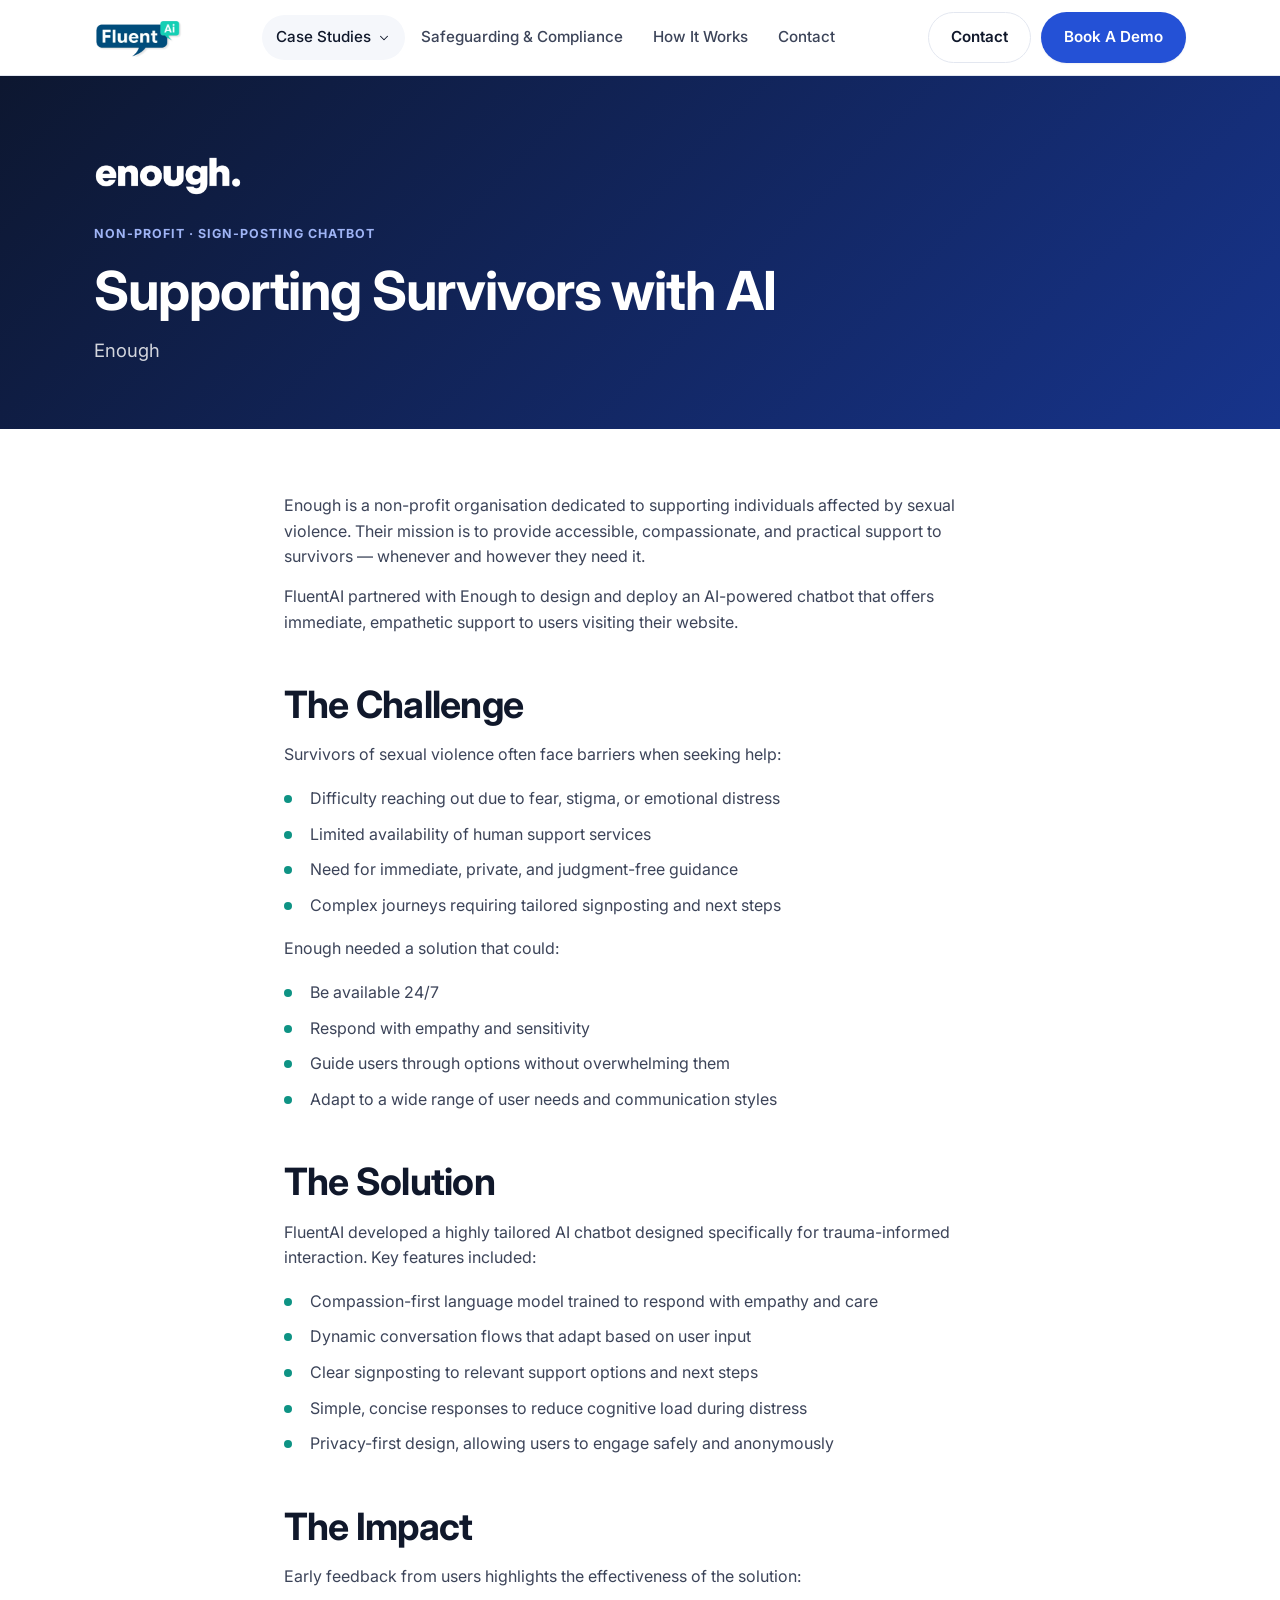
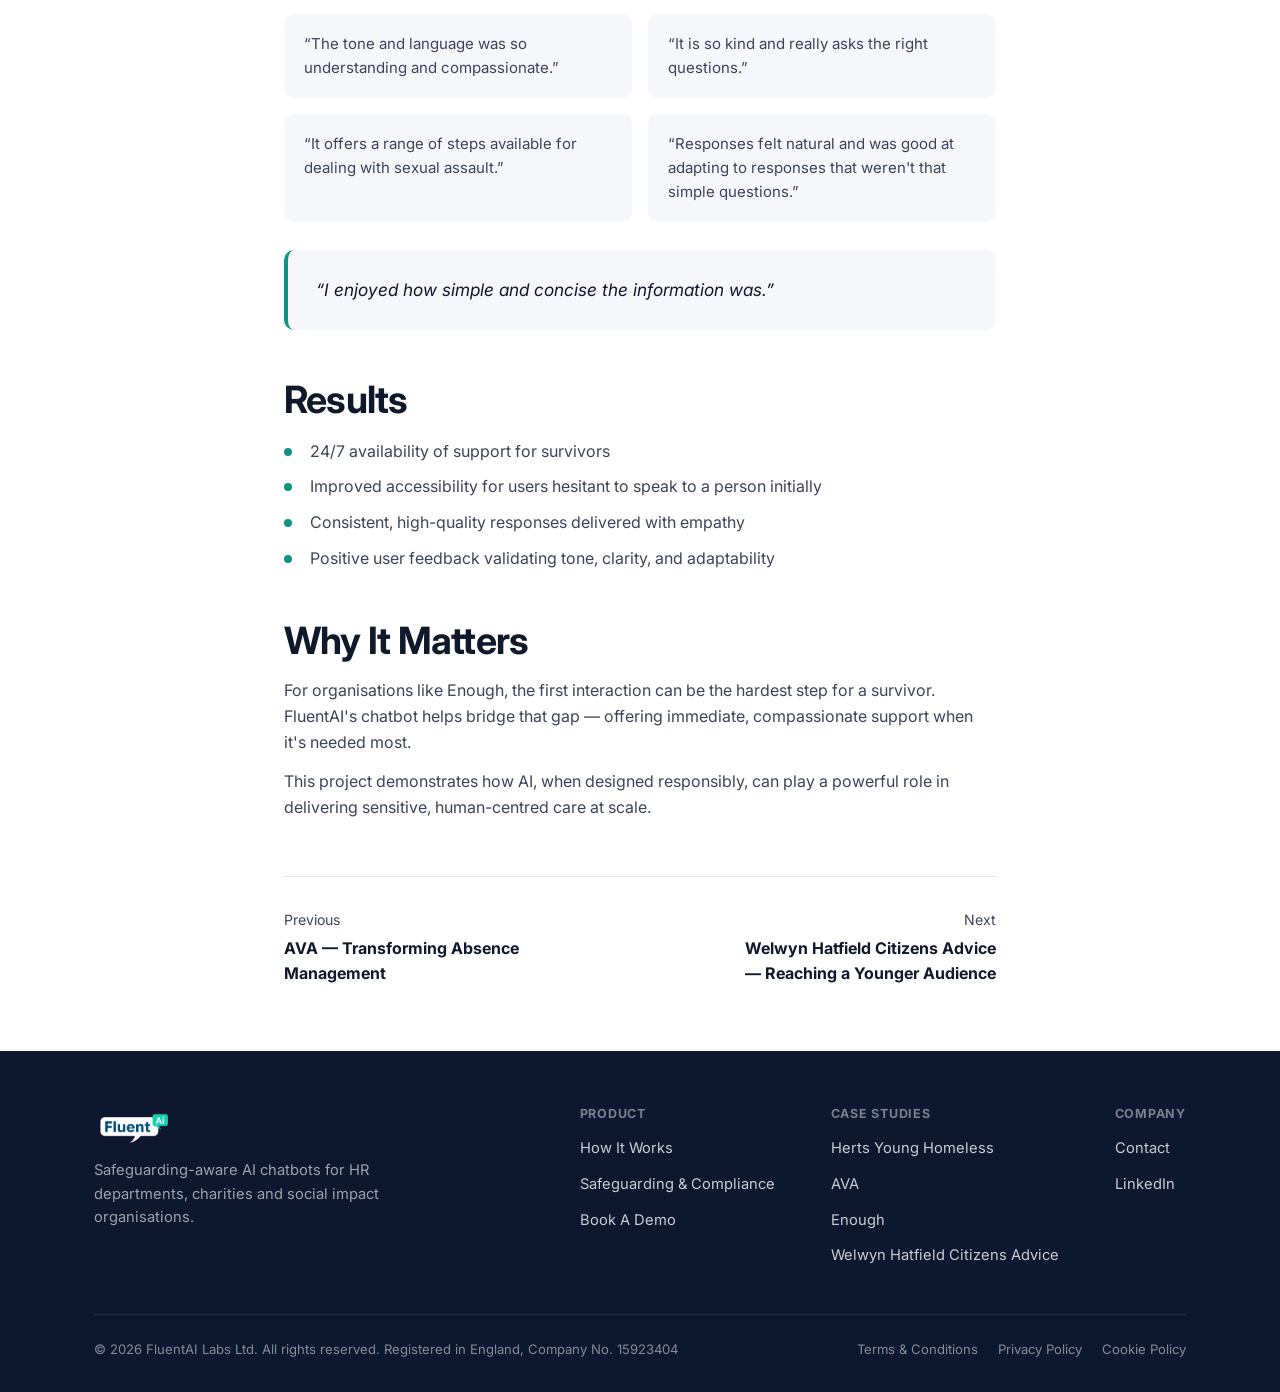
<file: case-studies/enough.html>
<!doctype html>
<html lang="en-GB">
<head>
  <meta charset="UTF-8">
  <meta name="viewport" content="width=device-width, initial-scale=1">
  <title>Enough — Non-Profit Sign-Posting Chatbot — FluentAI</title>
  <meta name="description" content="How FluentAI built a trauma-informed AI chatbot for Enough, offering survivors of sexual violence immediate, compassionate support.">
  <link rel="icon" href="/favicon.svg" type="image/svg+xml">
  <link rel="preconnect" href="https://fonts.googleapis.com">
  <link rel="preconnect" href="https://fonts.gstatic.com" crossorigin>
  <link rel="preload" as="style" href="https://fonts.googleapis.com/css2?family=Inter:wght@400..800&display=swap">
  <link rel="stylesheet" href="https://fonts.googleapis.com/css2?family=Inter:wght@400..800&display=swap" media="print" onload="this.media='all'">
  <noscript><link rel="stylesheet" href="https://fonts.googleapis.com/css2?family=Inter:wght@400..800&display=swap"></noscript>
  <link rel="stylesheet" href="/css/styles.css">
</head>
<body>
  <a class="skip-link" href="#main">Skip to content</a>

  <header class="site-header">
    <div class="container">
      <a class="brand" href="/">
        <img width="264" height="114" src="/assets/logo.webp" alt="FluentAI" class="brand-logo">
      </a>

      <nav class="nav-primary" aria-label="Primary">
        <ul>
          <li class="has-dropdown">
            <a class="nav-link" href="/case-studies/herts-young-homeless" aria-current="page">Case Studies
              <svg class="icon"><use href="/assets/icons.svg#icon-chevron-down"></use></svg>
            </a>
            <div class="dropdown">
              <a href="/case-studies/herts-young-homeless">Herts Young Homeless</a>
              <a href="/case-studies/enough">Enough</a>
              <a href="/case-studies/ava">AVA</a>
              <a href="/case-studies/welwyn-hatfield-citizens-advice">Welwyn Hatfield Citizens Advice</a>
            </div>
          </li>
          <li><a class="nav-link" href="/safeguarding-compliance">Safeguarding &amp; Compliance</a></li>
          <li><a class="nav-link" href="/how-it-works">How It Works</a></li>
          <li><a class="nav-link" href="/contact">Contact</a></li>
        </ul>
      </nav>

      <div class="header-cta">
        <a class="btn btn-ghost" href="/contact">Contact</a>
        <a class="btn btn-primary" href="/book-a-demo">Book A Demo</a>
        <button class="nav-toggle" aria-label="Toggle menu" aria-expanded="false">
          <svg class="icon"><use href="/assets/icons.svg#icon-menu"></use></svg>
        </button>
      </div>
    </div>
  </header>

  <main id="main">
    <section class="case-hero">
      <div class="container">
        <div class="case-hero-logo"><img width="489" height="132" src="/assets/clients/enough-logo-white.webp" alt="Enough" class="client-logo"></div>
        <span class="case-tag">Non-Profit · Sign-Posting Chatbot</span>
        <h1>Supporting Survivors with AI</h1>
        <p class="lede">Enough</p>
      </div>
    </section>

    <section class="case-body">
      <div class="container prose">
        <p>Enough is a non-profit organisation dedicated to supporting individuals affected by sexual violence. Their mission is to provide accessible, compassionate, and practical support to survivors — whenever and however they need it.</p>
        <p>FluentAI partnered with Enough to design and deploy an AI-powered chatbot that offers immediate, empathetic support to users visiting their website.</p>

        <h2>The Challenge</h2>
        <p>Survivors of sexual violence often face barriers when seeking help:</p>
        <ul>
          <li>Difficulty reaching out due to fear, stigma, or emotional distress</li>
          <li>Limited availability of human support services</li>
          <li>Need for immediate, private, and judgment-free guidance</li>
          <li>Complex journeys requiring tailored signposting and next steps</li>
        </ul>
        <p>Enough needed a solution that could:</p>
        <ul>
          <li>Be available 24/7</li>
          <li>Respond with empathy and sensitivity</li>
          <li>Guide users through options without overwhelming them</li>
          <li>Adapt to a wide range of user needs and communication styles</li>
        </ul>

        <h2>The Solution</h2>
        <p>FluentAI developed a highly tailored AI chatbot designed specifically for trauma-informed interaction. Key features included:</p>
        <ul>
          <li>Compassion-first language model trained to respond with empathy and care</li>
          <li>Dynamic conversation flows that adapt based on user input</li>
          <li>Clear signposting to relevant support options and next steps</li>
          <li>Simple, concise responses to reduce cognitive load during distress</li>
          <li>Privacy-first design, allowing users to engage safely and anonymously</li>
        </ul>

        <h2>The Impact</h2>
        <p>Early feedback from users highlights the effectiveness of the solution:</p>
        <div class="testimonial-grid">
          <blockquote>“The tone and language was so understanding and compassionate.”</blockquote>
          <blockquote>“It is so kind and really asks the right questions.”</blockquote>
          <blockquote>“It offers a range of steps available for dealing with sexual assault.”</blockquote>
          <blockquote>“Responses felt natural and was good at adapting to responses that weren't that simple questions.”</blockquote>
        </div>
        <blockquote class="quote">“I enjoyed how simple and concise the information was.”</blockquote>

        <h2>Results</h2>
        <ul>
          <li>24/7 availability of support for survivors</li>
          <li>Improved accessibility for users hesitant to speak to a person initially</li>
          <li>Consistent, high-quality responses delivered with empathy</li>
          <li>Positive user feedback validating tone, clarity, and adaptability</li>
        </ul>

        <h2>Why It Matters</h2>
        <p>For organisations like Enough, the first interaction can be the hardest step for a survivor. FluentAI's chatbot helps bridge that gap — offering immediate, compassionate support when it's needed most.</p>
        <p>This project demonstrates how AI, when designed responsibly, can play a powerful role in delivering sensitive, human-centred care at scale.</p>

        <div class="case-pagination">
          <a href="/case-studies/ava">
            Previous
            <strong>AVA — Transforming Absence Management</strong>
          </a>
          <a class="next" href="/case-studies/welwyn-hatfield-citizens-advice">
            Next
            <strong>Welwyn Hatfield Citizens Advice — Reaching a Younger Audience</strong>
          </a>
        </div>
      </div>
    </section>
  </main>

  <footer class="site-footer">
    <div class="container">
      <div class="footer-top">
        <div class="footer-brand">
          <a class="brand" href="/">
            <img width="233" height="114" src="/assets/logo-reverse.webp" alt="FluentAI" class="brand-logo">
          </a>
          <p>Safeguarding-aware AI chatbots for HR departments, charities and social impact organisations.</p>
        </div>
        <div class="footer-cols">
          <div class="footer-col">
            <h3>Product</h3>
            <ul>
              <li><a href="/how-it-works">How It Works</a></li>
              <li><a href="/safeguarding-compliance">Safeguarding &amp; Compliance</a></li>
              <li><a href="/book-a-demo">Book A Demo</a></li>
            </ul>
          </div>
          <div class="footer-col">
            <h3>Case Studies</h3>
            <ul>
              <li><a href="/case-studies/herts-young-homeless">Herts Young Homeless</a></li>
              <li><a href="/case-studies/ava">AVA</a></li>
              <li><a href="/case-studies/enough">Enough</a></li>
              <li><a href="/case-studies/welwyn-hatfield-citizens-advice">Welwyn Hatfield Citizens Advice</a></li>
            </ul>
          </div>
          <div class="footer-col">
            <h3>Company</h3>
            <ul>
              <li><a href="/contact">Contact</a></li>
              <li><a href="https://www.linkedin.com/in/tidunton/">LinkedIn</a></li>
            </ul>
          </div>
        </div>
      </div>
      <div class="footer-bottom">
        <span>© 2026 FluentAI Labs Ltd. All rights reserved. Registered in England, Company No. 15923404</span>
        <span class="legal-links">
          <a href="/terms-and-conditions">Terms &amp; Conditions</a>
          <a href="/privacy-policy">Privacy Policy</a>
          <a href="/cookie-policy">Cookie Policy</a>
        </span>
      </div>
    </div>
  </footer>

  <script src="/js/main.js"></script>
</body>
</html>
</file>
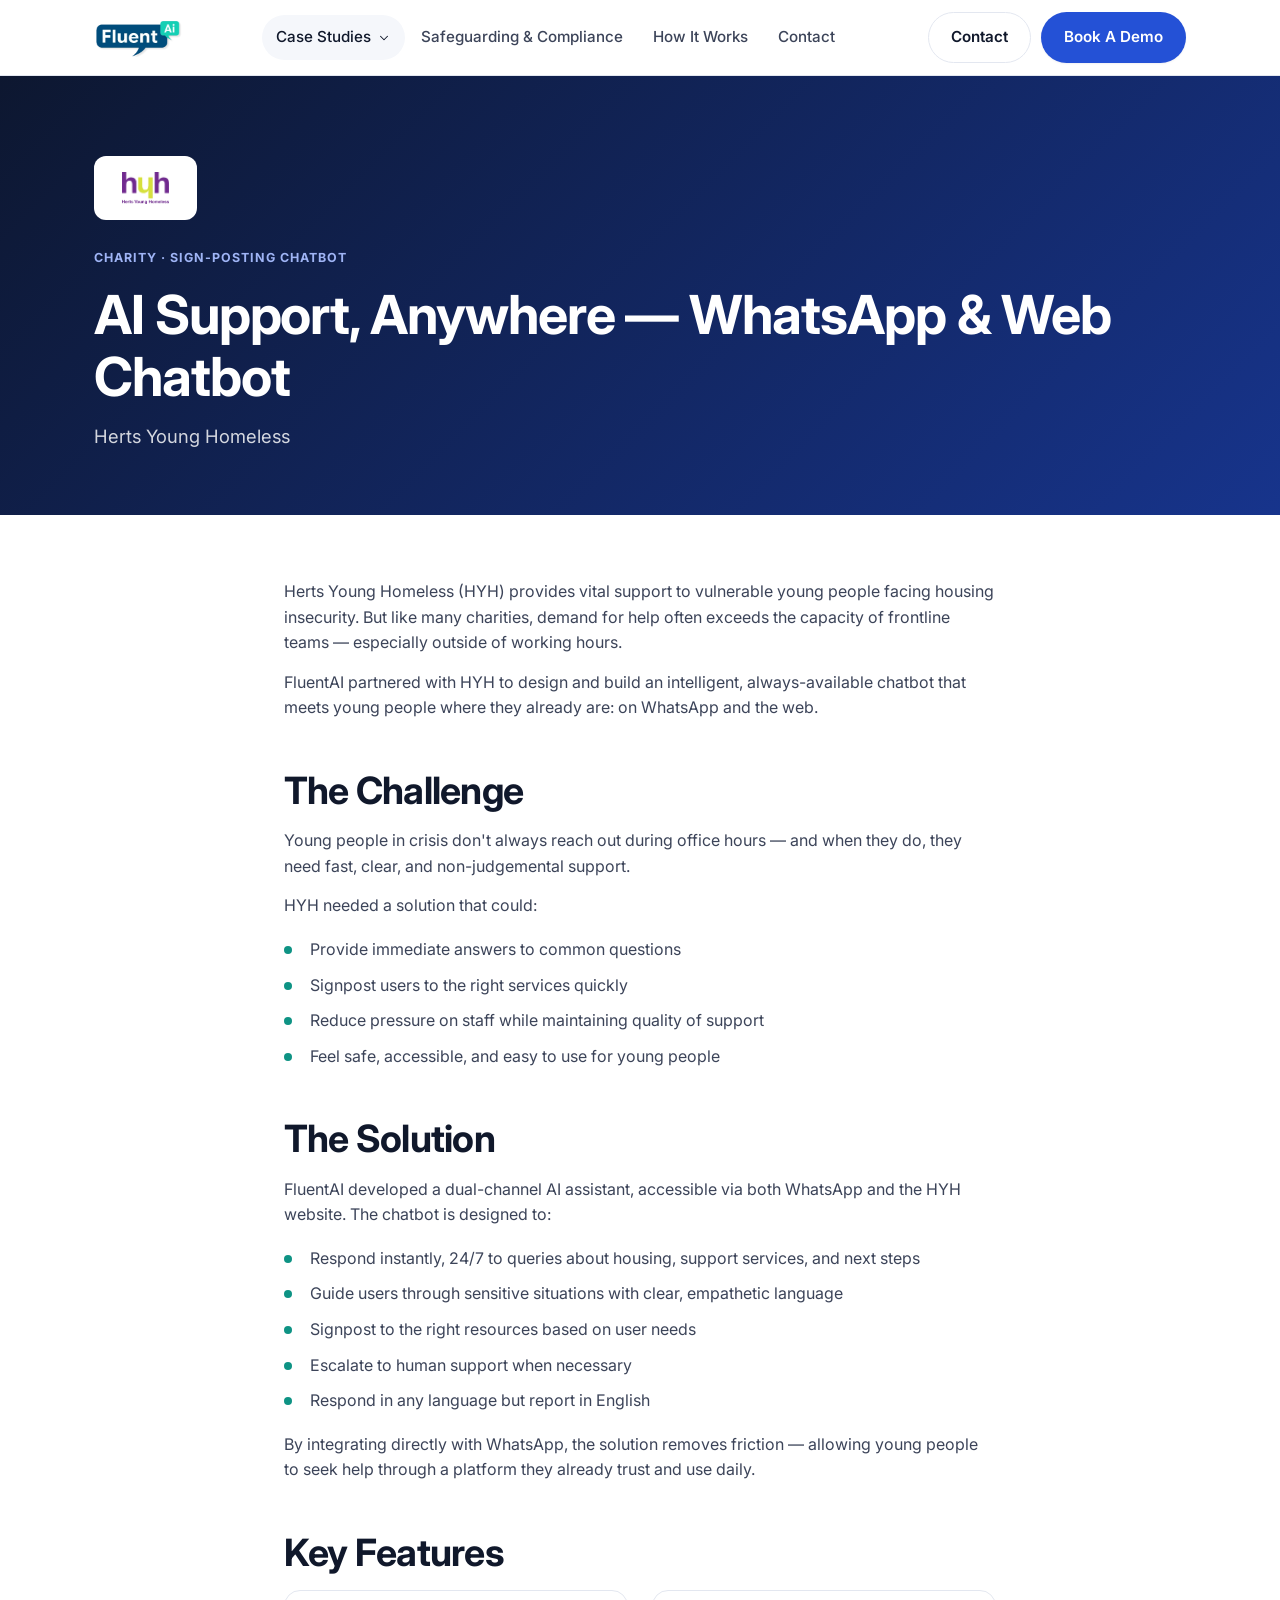
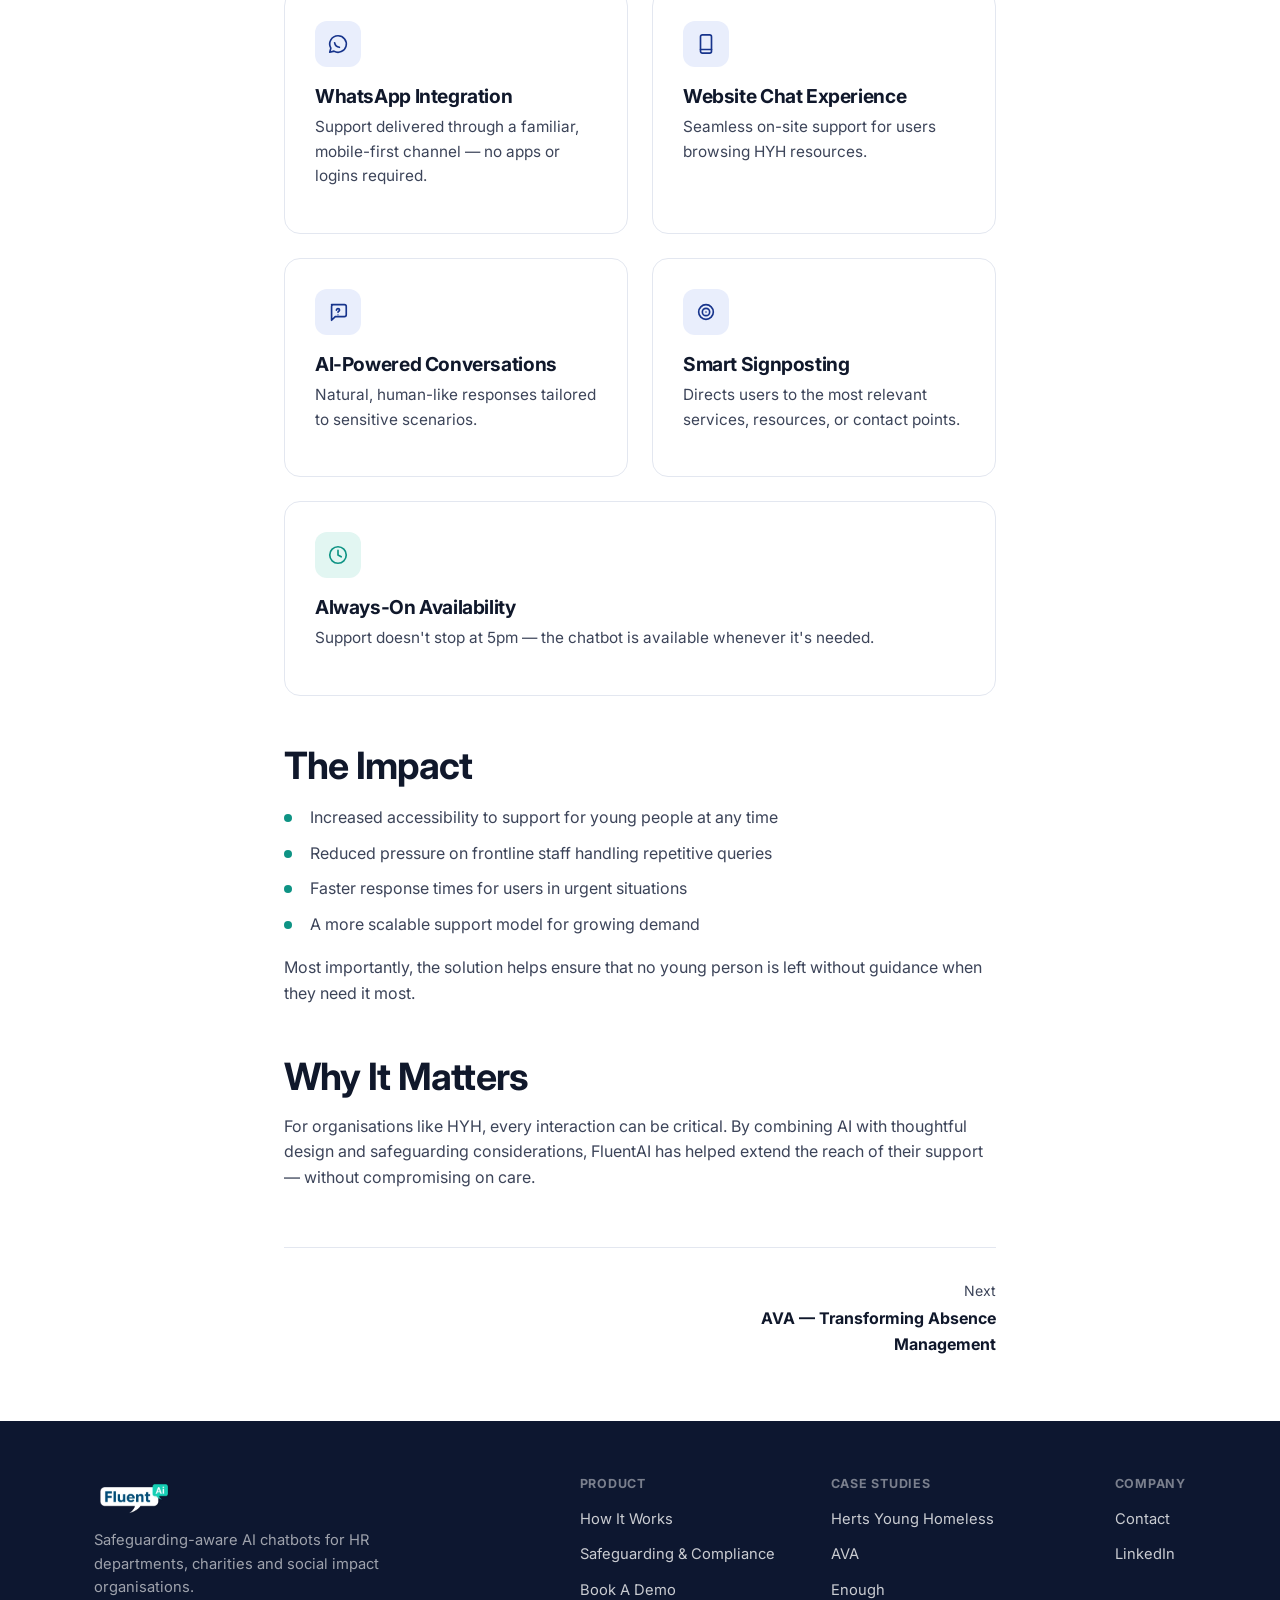
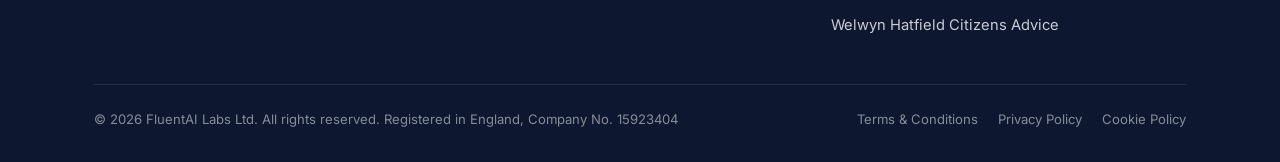
<file: case-studies/herts-young-homeless.html>
<!doctype html>
<html lang="en-GB">
<head>
  <meta charset="UTF-8">
  <meta name="viewport" content="width=device-width, initial-scale=1">
  <title>Herts Young Homeless — Charity Sign-Posting Chatbot — FluentAI</title>
  <meta name="description" content="How FluentAI built an always-available WhatsApp and web chatbot for Herts Young Homeless, signposting vulnerable young people to the right support, 24/7.">
  <link rel="icon" href="/favicon.svg" type="image/svg+xml">
  <link rel="preconnect" href="https://fonts.googleapis.com">
  <link rel="preconnect" href="https://fonts.gstatic.com" crossorigin>
  <link rel="preload" as="style" href="https://fonts.googleapis.com/css2?family=Inter:wght@400..800&display=swap">
  <link rel="stylesheet" href="https://fonts.googleapis.com/css2?family=Inter:wght@400..800&display=swap" media="print" onload="this.media='all'">
  <noscript><link rel="stylesheet" href="https://fonts.googleapis.com/css2?family=Inter:wght@400..800&display=swap"></noscript>
  <link rel="stylesheet" href="/css/styles.css">
</head>
<body>
  <a class="skip-link" href="#main">Skip to content</a>

  <header class="site-header">
    <div class="container">
      <a class="brand" href="/">
        <img width="264" height="114" src="/assets/logo.webp" alt="FluentAI" class="brand-logo">
      </a>

      <nav class="nav-primary" aria-label="Primary">
        <ul>
          <li class="has-dropdown">
            <a class="nav-link" href="/case-studies/herts-young-homeless" aria-current="page">Case Studies
              <svg class="icon"><use href="/assets/icons.svg#icon-chevron-down"></use></svg>
            </a>
            <div class="dropdown">
              <a href="/case-studies/herts-young-homeless">Herts Young Homeless</a>
              <a href="/case-studies/enough">Enough</a>
              <a href="/case-studies/ava">AVA</a>
              <a href="/case-studies/welwyn-hatfield-citizens-advice">Welwyn Hatfield Citizens Advice</a>
            </div>
          </li>
          <li><a class="nav-link" href="/safeguarding-compliance">Safeguarding &amp; Compliance</a></li>
          <li><a class="nav-link" href="/how-it-works">How It Works</a></li>
          <li><a class="nav-link" href="/contact">Contact</a></li>
        </ul>
      </nav>

      <div class="header-cta">
        <a class="btn btn-ghost" href="/contact">Contact</a>
        <a class="btn btn-primary" href="/book-a-demo">Book A Demo</a>
        <button class="nav-toggle" aria-label="Toggle menu" aria-expanded="false">
          <svg class="icon"><use href="/assets/icons.svg#icon-menu"></use></svg>
        </button>
      </div>
    </div>
  </header>

  <main id="main">
    <section class="case-hero">
      <div class="container">
        <div class="case-hero-logo"><span class="logo-chip"><img width="194" height="132" src="/assets/clients/hyh-logo.webp" alt="Herts Young Homeless" class="client-logo"></span></div>
        <span class="case-tag">Charity · Sign-Posting Chatbot</span>
        <h1>AI Support, Anywhere — WhatsApp &amp; Web Chatbot</h1>
        <p class="lede">Herts Young Homeless</p>
      </div>
    </section>

    <section class="case-body">
      <div class="container prose">
        <p>Herts Young Homeless (HYH) provides vital support to vulnerable young people facing housing insecurity. But like many charities, demand for help often exceeds the capacity of frontline teams — especially outside of working hours.</p>
        <p>FluentAI partnered with HYH to design and build an intelligent, always-available chatbot that meets young people where they already are: on WhatsApp and the web.</p>

        <h2>The Challenge</h2>
        <p>Young people in crisis don't always reach out during office hours — and when they do, they need fast, clear, and non-judgemental support.</p>
        <p>HYH needed a solution that could:</p>
        <ul>
          <li>Provide immediate answers to common questions</li>
          <li>Signpost users to the right services quickly</li>
          <li>Reduce pressure on staff while maintaining quality of support</li>
          <li>Feel safe, accessible, and easy to use for young people</li>
        </ul>

        <h2>The Solution</h2>
        <p>FluentAI developed a dual-channel AI assistant, accessible via both WhatsApp and the HYH website. The chatbot is designed to:</p>
        <ul>
          <li>Respond instantly, 24/7 to queries about housing, support services, and next steps</li>
          <li>Guide users through sensitive situations with clear, empathetic language</li>
          <li>Signpost to the right resources based on user needs</li>
          <li>Escalate to human support when necessary</li>
          <li>Respond in any language but report in English</li>
        </ul>
        <p>By integrating directly with WhatsApp, the solution removes friction — allowing young people to seek help through a platform they already trust and use daily.</p>

        <h2>Key Features</h2>
        <div class="grid grid-2">
          <div class="card feature-card">
            <div class="icon-wrap"><svg class="icon"><use href="/assets/icons.svg#icon-chat"></use></svg></div>
            <h3>WhatsApp Integration</h3>
            <p>Support delivered through a familiar, mobile-first channel — no apps or logins required.</p>
          </div>
          <div class="card feature-card">
            <div class="icon-wrap"><svg class="icon"><use href="/assets/icons.svg#icon-mobile"></use></svg></div>
            <h3>Website Chat Experience</h3>
            <p>Seamless on-site support for users browsing HYH resources.</p>
          </div>
          <div class="card feature-card">
            <div class="icon-wrap"><svg class="icon"><use href="/assets/icons.svg#icon-message"></use></svg></div>
            <h3>AI-Powered Conversations</h3>
            <p>Natural, human-like responses tailored to sensitive scenarios.</p>
          </div>
          <div class="card feature-card">
            <div class="icon-wrap"><svg class="icon"><use href="/assets/icons.svg#icon-target"></use></svg></div>
            <h3>Smart Signposting</h3>
            <p>Directs users to the most relevant services, resources, or contact points.</p>
          </div>
        </div>
        <div class="card feature-card accent" style="margin-top: 24px;">
          <div class="icon-wrap"><svg class="icon"><use href="/assets/icons.svg#icon-clock"></use></svg></div>
          <h3>Always-On Availability</h3>
          <p>Support doesn't stop at 5pm — the chatbot is available whenever it's needed.</p>
        </div>

        <h2>The Impact</h2>
        <ul>
          <li>Increased accessibility to support for young people at any time</li>
          <li>Reduced pressure on frontline staff handling repetitive queries</li>
          <li>Faster response times for users in urgent situations</li>
          <li>A more scalable support model for growing demand</li>
        </ul>
        <p>Most importantly, the solution helps ensure that no young person is left without guidance when they need it most.</p>

        <h2>Why It Matters</h2>
        <p>For organisations like HYH, every interaction can be critical. By combining AI with thoughtful design and safeguarding considerations, FluentAI has helped extend the reach of their support — without compromising on care.</p>

        <div class="case-pagination">
          <span></span>
          <a class="next" href="/case-studies/ava">
            Next
            <strong>AVA — Transforming Absence Management</strong>
          </a>
        </div>
      </div>
    </section>
  </main>

  <footer class="site-footer">
    <div class="container">
      <div class="footer-top">
        <div class="footer-brand">
          <a class="brand" href="/">
            <img width="233" height="114" src="/assets/logo-reverse.webp" alt="FluentAI" class="brand-logo">
          </a>
          <p>Safeguarding-aware AI chatbots for HR departments, charities and social impact organisations.</p>
        </div>
        <div class="footer-cols">
          <div class="footer-col">
            <h3>Product</h3>
            <ul>
              <li><a href="/how-it-works">How It Works</a></li>
              <li><a href="/safeguarding-compliance">Safeguarding &amp; Compliance</a></li>
              <li><a href="/book-a-demo">Book A Demo</a></li>
            </ul>
          </div>
          <div class="footer-col">
            <h3>Case Studies</h3>
            <ul>
              <li><a href="/case-studies/herts-young-homeless">Herts Young Homeless</a></li>
              <li><a href="/case-studies/ava">AVA</a></li>
              <li><a href="/case-studies/enough">Enough</a></li>
              <li><a href="/case-studies/welwyn-hatfield-citizens-advice">Welwyn Hatfield Citizens Advice</a></li>
            </ul>
          </div>
          <div class="footer-col">
            <h3>Company</h3>
            <ul>
              <li><a href="/contact">Contact</a></li>
              <li><a href="https://www.linkedin.com/in/tidunton/">LinkedIn</a></li>
            </ul>
          </div>
        </div>
      </div>
      <div class="footer-bottom">
        <span>© 2026 FluentAI Labs Ltd. All rights reserved. Registered in England, Company No. 15923404</span>
        <span class="legal-links">
          <a href="/terms-and-conditions">Terms &amp; Conditions</a>
          <a href="/privacy-policy">Privacy Policy</a>
          <a href="/cookie-policy">Cookie Policy</a>
        </span>
      </div>
    </div>
  </footer>

  <script src="/js/main.js"></script>
</body>
</html>
</file>
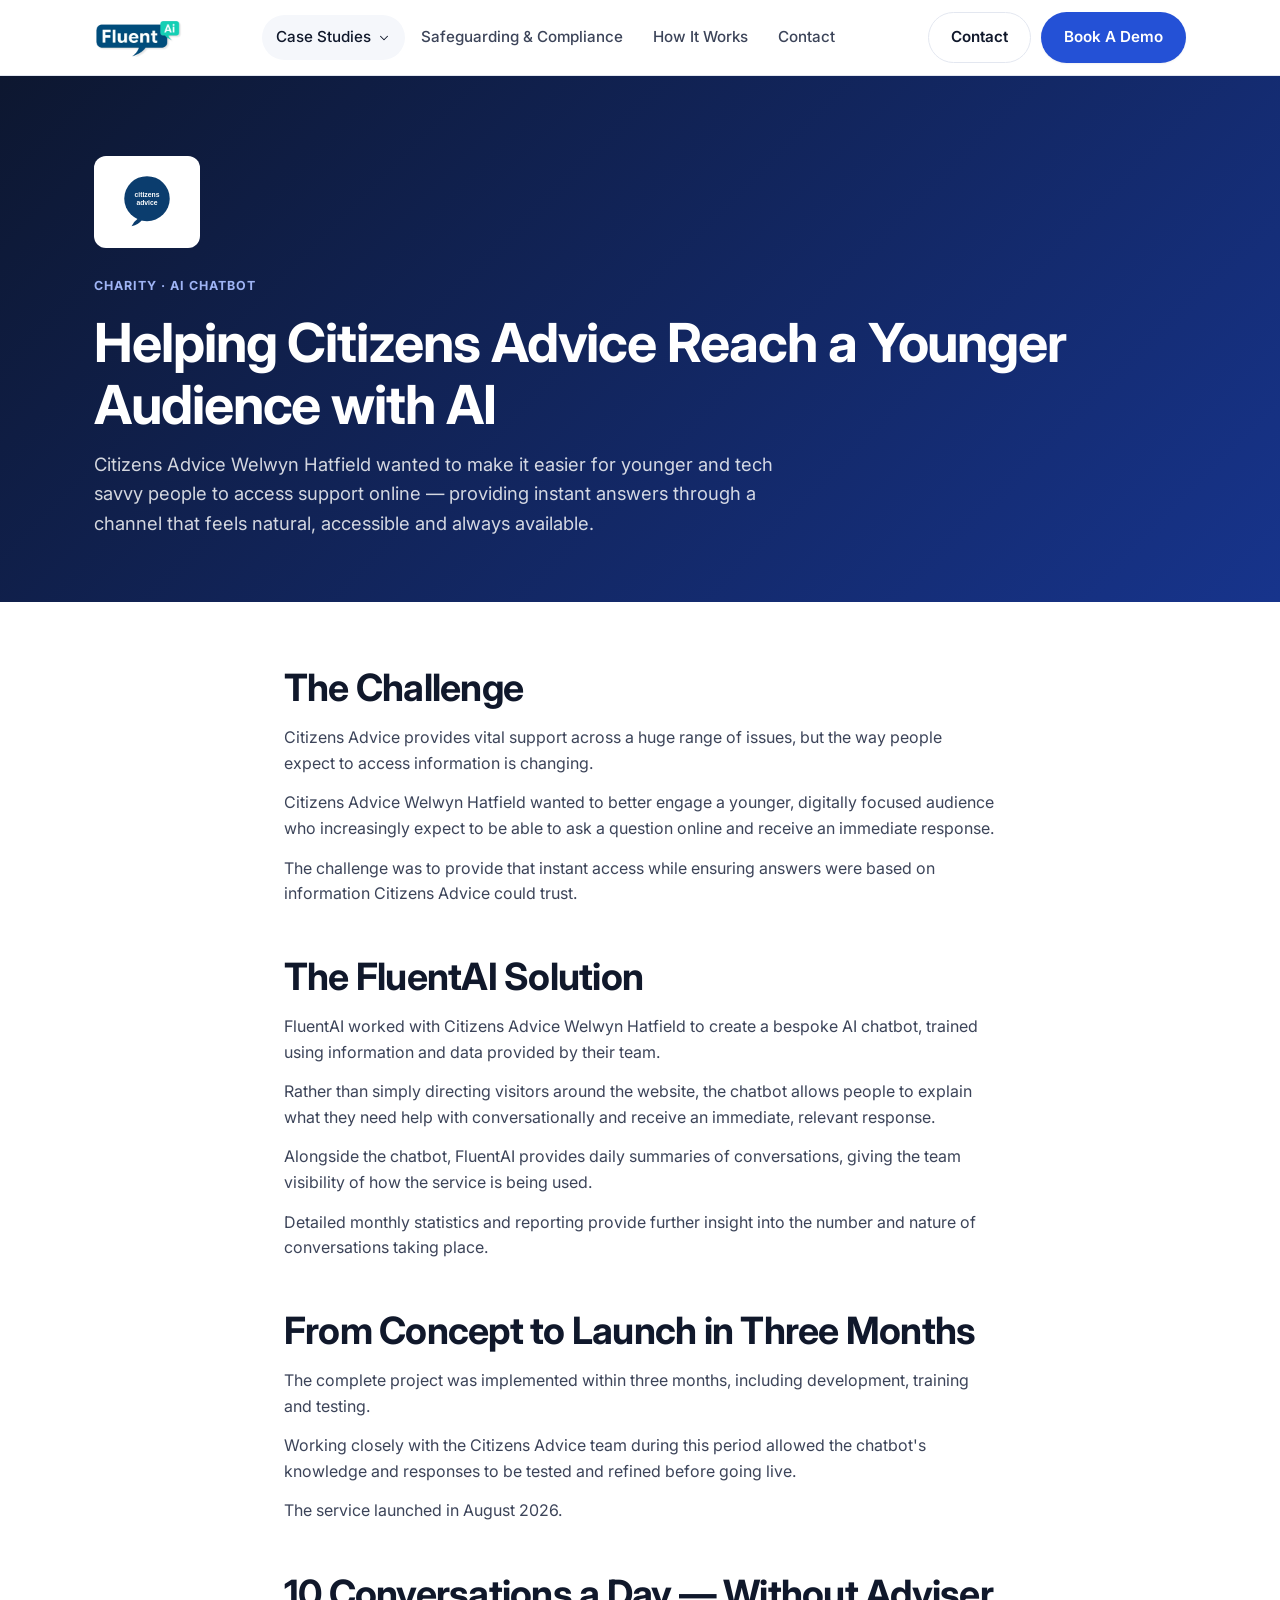
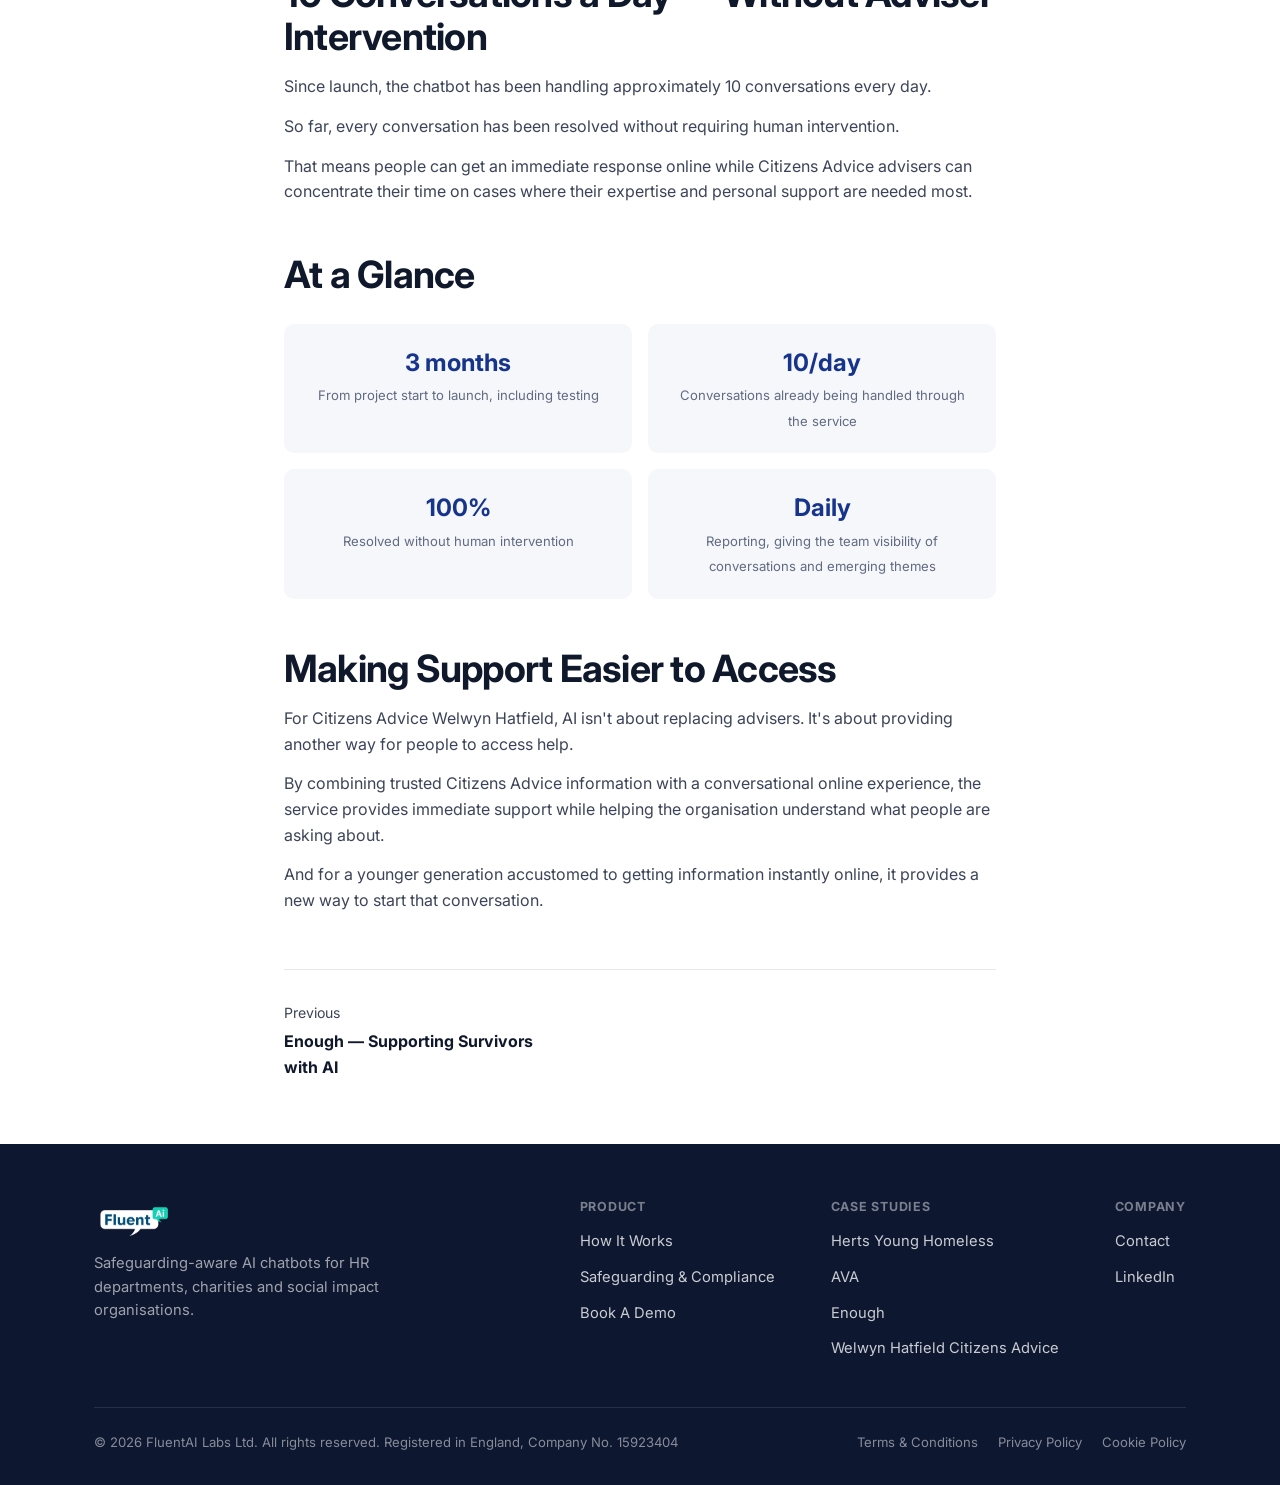
<file: case-studies/welwyn-hatfield-citizens-advice.html>
<!doctype html>
<html lang="en-GB">
<head>
  <meta charset="UTF-8">
  <meta name="viewport" content="width=device-width, initial-scale=1">
  <title>Welwyn Hatfield Citizens Advice — AI Chatbot — FluentAI</title>
  <meta name="description" content="How FluentAI built a bespoke AI chatbot helping Citizens Advice Welwyn Hatfield reach a younger, digitally focused audience with instant, trusted answers.">
  <link rel="icon" href="/favicon.svg" type="image/svg+xml">
  <link rel="preconnect" href="https://fonts.googleapis.com">
  <link rel="preconnect" href="https://fonts.gstatic.com" crossorigin>
  <link rel="preload" as="style" href="https://fonts.googleapis.com/css2?family=Inter:wght@400..800&display=swap">
  <link rel="stylesheet" href="https://fonts.googleapis.com/css2?family=Inter:wght@400..800&display=swap" media="print" onload="this.media='all'">
  <noscript><link rel="stylesheet" href="https://fonts.googleapis.com/css2?family=Inter:wght@400..800&display=swap"></noscript>
  <link rel="stylesheet" href="/css/styles.css">
</head>
<body>
  <a class="skip-link" href="#main">Skip to content</a>

  <header class="site-header">
    <div class="container">
      <a class="brand" href="/">
        <img width="264" height="114" src="/assets/logo.webp" alt="FluentAI" class="brand-logo">
      </a>

      <nav class="nav-primary" aria-label="Primary">
        <ul>
          <li class="has-dropdown">
            <a class="nav-link" href="/case-studies/herts-young-homeless" aria-current="page">Case Studies
              <svg class="icon"><use href="/assets/icons.svg#icon-chevron-down"></use></svg>
            </a>
            <div class="dropdown">
              <a href="/case-studies/herts-young-homeless">Herts Young Homeless</a>
              <a href="/case-studies/enough">Enough</a>
              <a href="/case-studies/ava">AVA</a>
              <a href="/case-studies/welwyn-hatfield-citizens-advice">Welwyn Hatfield Citizens Advice</a>
            </div>
          </li>
          <li><a class="nav-link" href="/safeguarding-compliance">Safeguarding &amp; Compliance</a></li>
          <li><a class="nav-link" href="/how-it-works">How It Works</a></li>
          <li><a class="nav-link" href="/contact">Contact</a></li>
        </ul>
      </nav>

      <div class="header-cta">
        <a class="btn btn-ghost" href="/contact">Contact</a>
        <a class="btn btn-primary" href="/book-a-demo">Book A Demo</a>
        <button class="nav-toggle" aria-label="Toggle menu" aria-expanded="false">
          <svg class="icon"><use href="/assets/icons.svg#icon-menu"></use></svg>
        </button>
      </div>
    </div>
  </header>

  <main id="main">
    <section class="case-hero">
      <div class="container">
        <div class="case-hero-logo"><span class="logo-chip"><img width="220" height="240" src="/assets/clients/citizens-advice-logo.svg" alt="Citizens Advice" class="client-logo client-logo--mark"></span></div>
        <span class="case-tag">Charity · AI Chatbot</span>
        <h1>Helping Citizens Advice Reach a Younger Audience with AI</h1>
        <p class="lede">Citizens Advice Welwyn Hatfield wanted to make it easier for younger and tech savvy people to access support online — providing instant answers through a channel that feels natural, accessible and always available.</p>
      </div>
    </section>

    <section class="case-body">
      <div class="container prose">
        <h2>The Challenge</h2>
        <p>Citizens Advice provides vital support across a huge range of issues, but the way people expect to access information is changing.</p>
        <p>Citizens Advice Welwyn Hatfield wanted to better engage a younger, digitally focused audience who increasingly expect to be able to ask a question online and receive an immediate response.</p>
        <p>The challenge was to provide that instant access while ensuring answers were based on information Citizens Advice could trust.</p>

        <h2>The FluentAI Solution</h2>
        <p>FluentAI worked with Citizens Advice Welwyn Hatfield to create a bespoke AI chatbot, trained using information and data provided by their team.</p>
        <p>Rather than simply directing visitors around the website, the chatbot allows people to explain what they need help with conversationally and receive an immediate, relevant response.</p>
        <p>Alongside the chatbot, FluentAI provides daily summaries of conversations, giving the team visibility of how the service is being used.</p>
        <p>Detailed monthly statistics and reporting provide further insight into the number and nature of conversations taking place.</p>

        <h2>From Concept to Launch in Three Months</h2>
        <p>The complete project was implemented within three months, including development, training and testing.</p>
        <p>Working closely with the Citizens Advice team during this period allowed the chatbot's knowledge and responses to be tested and refined before going live.</p>
        <p>The service launched in August 2026.</p>

        <h2>10 Conversations a Day — Without Adviser Intervention</h2>
        <p>Since launch, the chatbot has been handling approximately 10 conversations every day.</p>
        <p>So far, every conversation has been resolved without requiring human intervention.</p>
        <p>That means people can get an immediate response online while Citizens Advice advisers can concentrate their time on cases where their expertise and personal support are needed most.</p>

        <h2>At a Glance</h2>
        <div class="stat-row cols-4">
          <div class="stat">
            <strong>3 months</strong>
            <span>From project start to launch, including testing</span>
          </div>
          <div class="stat">
            <strong>10/day</strong>
            <span>Conversations already being handled through the service</span>
          </div>
          <div class="stat">
            <strong>100%</strong>
            <span>Resolved without human intervention</span>
          </div>
          <div class="stat">
            <strong>Daily</strong>
            <span>Reporting, giving the team visibility of conversations and emerging themes</span>
          </div>
        </div>

        <h2>Making Support Easier to Access</h2>
        <p>For Citizens Advice Welwyn Hatfield, AI isn't about replacing advisers. It's about providing another way for people to access help.</p>
        <p>By combining trusted Citizens Advice information with a conversational online experience, the service provides immediate support while helping the organisation understand what people are asking about.</p>
        <p>And for a younger generation accustomed to getting information instantly online, it provides a new way to start that conversation.</p>

        <div class="case-pagination">
          <a href="/case-studies/enough">
            Previous
            <strong>Enough — Supporting Survivors with AI</strong>
          </a>
          <span></span>
        </div>
      </div>
    </section>
  </main>

  <footer class="site-footer">
    <div class="container">
      <div class="footer-top">
        <div class="footer-brand">
          <a class="brand" href="/">
            <img width="233" height="114" src="/assets/logo-reverse.webp" alt="FluentAI" class="brand-logo">
          </a>
          <p>Safeguarding-aware AI chatbots for HR departments, charities and social impact organisations.</p>
        </div>
        <div class="footer-cols">
          <div class="footer-col">
            <h3>Product</h3>
            <ul>
              <li><a href="/how-it-works">How It Works</a></li>
              <li><a href="/safeguarding-compliance">Safeguarding &amp; Compliance</a></li>
              <li><a href="/book-a-demo">Book A Demo</a></li>
            </ul>
          </div>
          <div class="footer-col">
            <h3>Case Studies</h3>
            <ul>
              <li><a href="/case-studies/herts-young-homeless">Herts Young Homeless</a></li>
              <li><a href="/case-studies/ava">AVA</a></li>
              <li><a href="/case-studies/enough">Enough</a></li>
              <li><a href="/case-studies/welwyn-hatfield-citizens-advice">Welwyn Hatfield Citizens Advice</a></li>
            </ul>
          </div>
          <div class="footer-col">
            <h3>Company</h3>
            <ul>
              <li><a href="/contact">Contact</a></li>
              <li><a href="https://www.linkedin.com/in/tidunton/">LinkedIn</a></li>
            </ul>
          </div>
        </div>
      </div>
      <div class="footer-bottom">
        <span>© 2026 FluentAI Labs Ltd. All rights reserved. Registered in England, Company No. 15923404</span>
        <span class="legal-links">
          <a href="/terms-and-conditions">Terms &amp; Conditions</a>
          <a href="/privacy-policy">Privacy Policy</a>
          <a href="/cookie-policy">Cookie Policy</a>
        </span>
      </div>
    </div>
  </footer>

  <script src="/js/main.js"></script>
</body>
</html>
</file>
<file: css/styles.css>
/* FluentAI — design system & site styles */

:root {
  --ink: #10182b;
  --ink-soft: #3c4459;
  --muted: #616b80;
  --line: #e3e7f0;
  --surface: #ffffff;
  --surface-soft: #f5f7fb;
  --surface-deep: #0d1730;
  --surface-deep-soft: #16213f;
  --primary: #2451d6;
  --primary-dark: #17348c;
  --primary-soft: #e9eefc;
  --accent: #0e9384;
  --accent-soft: #e2f6f2;
  --accent-text: #0a7363;
  --warn: #b5450e;
  --radius-sm: 10px;
  --radius-md: 16px;
  --radius-lg: 28px;
  --shadow-sm: 0 1px 2px rgba(16, 24, 43, 0.06);
  --shadow-md: 0 12px 32px -16px rgba(16, 24, 43, 0.28);
  --shadow-lg: 0 24px 64px -24px rgba(16, 24, 43, 0.35);
  --container: 1140px;
  --nav-h: 76px;
}

* { box-sizing: border-box; }
html { scroll-behavior: smooth; }
[hidden] { display: none !important; }

body {
  margin: 0;
  font-family: "Inter", -apple-system, BlinkMacSystemFont, "Segoe UI", Roboto, sans-serif;
  color: var(--ink);
  background: var(--surface);
  line-height: 1.6;
  -webkit-font-smoothing: antialiased;
}

img { max-width: 100%; display: block; }
a { color: inherit; }
ul { list-style: none; margin: 0; padding: 0; }
button { font: inherit; }

.container {
  width: 100%;
  max-width: var(--container);
  margin: 0 auto;
  padding: 0 24px;
}

.icon {
  width: 1em;
  height: 1em;
  stroke: currentColor;
  fill: none;
  stroke-width: 1.8;
  stroke-linecap: round;
  stroke-linejoin: round;
}

/* Skip link */
.skip-link {
  position: absolute;
  left: -999px;
  top: 0;
  background: var(--primary);
  color: #fff;
  padding: 12px 18px;
  border-radius: 0 0 8px 0;
  z-index: 200;
}
.skip-link:focus { left: 0; }

/* ---------- Header ---------- */
.site-header {
  position: sticky;
  top: 0;
  z-index: 100;
  height: var(--nav-h);
  display: flex;
  align-items: center;
  background: rgba(255, 255, 255, 0.98);
  border-bottom: 1px solid var(--line);
}

.site-header .container {
  display: flex;
  align-items: center;
  justify-content: space-between;
  gap: 24px;
}

.brand {
  display: flex;
  align-items: center;
  gap: 10px;
  text-decoration: none;
  flex-shrink: 0;
}

.brand-logo {
  height: 38px;
  width: auto;
  display: block;
}

.nav-primary {
  display: flex;
  align-items: center;
  gap: 4px;
}

.nav-primary > ul {
  display: flex;
  align-items: center;
  gap: 2px;
}

.nav-link {
  display: inline-flex;
  align-items: center;
  gap: 6px;
  padding: 10px 14px;
  border-radius: 999px;
  text-decoration: none;
  color: var(--ink-soft);
  font-size: 0.95rem;
  font-weight: 500;
  white-space: nowrap;
}
.nav-link:hover,
.nav-link:focus-visible,
.nav-link[aria-current="page"] {
  background: var(--surface-soft);
  color: var(--ink);
}

.has-dropdown { position: relative; }
.has-dropdown .nav-link svg { width: 14px; height: 14px; transition: transform 0.15s ease; }
.has-dropdown.is-open .nav-link svg { transform: rotate(180deg); }

.dropdown {
  position: absolute;
  top: calc(100% + 8px);
  left: 0;
  min-width: 240px;
  background: var(--surface);
  border: 1px solid var(--line);
  border-radius: var(--radius-md);
  box-shadow: var(--shadow-md);
  padding: 8px;
  opacity: 0;
  visibility: hidden;
  transform: translateY(6px);
  transition: opacity 0.15s ease, transform 0.15s ease, visibility 0.15s;
}
.has-dropdown.is-open .dropdown,
.has-dropdown:hover .dropdown,
.has-dropdown:focus-within .dropdown {
  opacity: 1;
  visibility: visible;
  transform: translateY(0);
}

.dropdown a {
  display: block;
  padding: 10px 14px;
  border-radius: var(--radius-sm);
  text-decoration: none;
  color: var(--ink-soft);
  font-size: 0.92rem;
}
.dropdown a:hover { background: var(--surface-soft); color: var(--ink); }

.header-cta { display: flex; align-items: center; gap: 10px; flex-shrink: 0; }

.nav-toggle {
  display: none;
  border: 1px solid var(--line);
  background: var(--surface);
  border-radius: 10px;
  width: 42px;
  height: 42px;
  align-items: center;
  justify-content: center;
  cursor: pointer;
}
.nav-toggle svg { width: 20px; height: 20px; }

/* ---------- Buttons ---------- */
.btn {
  display: inline-flex;
  align-items: center;
  justify-content: center;
  gap: 8px;
  padding: 12px 22px;
  border-radius: 999px;
  font-weight: 600;
  font-size: 0.95rem;
  text-decoration: none;
  border: 1px solid transparent;
  cursor: pointer;
  transition: transform 0.12s ease, box-shadow 0.12s ease, background 0.15s ease, color 0.15s ease, border-color 0.15s ease;
  white-space: nowrap;
}
.btn:active { transform: translateY(1px); }

.btn-primary { background: var(--primary); color: #fff; box-shadow: var(--shadow-sm); }
.btn-primary:hover { background: var(--primary-dark); }

.btn-ghost { background: transparent; color: var(--ink); border-color: var(--line); }
.btn-ghost:hover { border-color: var(--ink-soft); }

.btn-on-dark { background: #fff; color: var(--primary-dark); }
.btn-on-dark:hover { background: var(--primary-soft); }

.btn-ghost-on-dark { background: transparent; color: #fff; border-color: rgba(255,255,255,0.35); }
.btn-ghost-on-dark:hover { border-color: #fff; }

.btn-block { width: 100%; }
.btn-sm { padding: 9px 16px; font-size: 0.88rem; }

/* ---------- Sections / typography ---------- */
.eyebrow {
  display: inline-flex;
  align-items: center;
  gap: 8px;
  font-size: 0.78rem;
  font-weight: 700;
  letter-spacing: 0.08em;
  text-transform: uppercase;
  color: var(--primary);
  background: var(--primary-soft);
  padding: 6px 14px;
  border-radius: 999px;
  margin-bottom: 18px;
}

h1, h2, h3, h4 { line-height: 1.15; letter-spacing: -0.02em; margin: 0; font-weight: 700; }
h1 { font-size: clamp(2.1rem, 4.2vw, 3.4rem); }
h2 { font-size: clamp(1.7rem, 3vw, 2.35rem); }
h3 { font-size: 1.2rem; }
p { margin: 0; }
.lede { font-size: 1.15rem; color: var(--ink-soft); }

section { padding: 88px 0; }
section.tight { padding: 56px 0; }

.section-head { max-width: 720px; margin-bottom: 48px; }
.section-head.center { margin-left: auto; margin-right: auto; text-align: center; }
.section-head p { margin-top: 14px; color: var(--muted); font-size: 1.05rem; }

.bg-soft { background: var(--surface-soft); }

/* ---------- Hero ---------- */
.hero {
  position: relative;
  padding: 96px 0 100px;
  background:
    radial-gradient(1100px 480px at 12% -10%, rgba(36, 81, 214, 0.16), transparent 60%),
    radial-gradient(900px 420px at 100% 0%, rgba(14, 147, 132, 0.14), transparent 55%),
    var(--surface);
  border-bottom: 1px solid var(--line);
  overflow: hidden;
}

.hero-grid {
  display: grid;
  grid-template-columns: 1.1fr 0.9fr;
  gap: 56px;
  align-items: center;
}

.hero h1 { margin-bottom: 22px; }
.hero .lede { max-width: 46ch; margin-bottom: 34px; }
.hero-actions { display: flex; gap: 14px; flex-wrap: wrap; margin-bottom: 34px; }

.hero-trust {
  display: flex;
  gap: 22px;
  flex-wrap: wrap;
  color: var(--muted);
  font-size: 0.88rem;
}
.hero-trust span { display: flex; align-items: center; gap: 7px; }
.hero-trust svg { width: 16px; height: 16px; color: var(--accent); }

.hero-panel {
  background: var(--surface-deep);
  border-radius: var(--radius-lg);
  padding: 34px;
  color: #fff;
  box-shadow: var(--shadow-lg);
  position: relative;
}
.hero-panel .panel-tag {
  font-size: 0.78rem;
  font-weight: 700;
  letter-spacing: 0.06em;
  text-transform: uppercase;
  color: #9fb4f5;
  margin-bottom: 18px;
}
.chat-bubble {
  background: var(--surface-deep-soft);
  border-radius: var(--radius-md);
  padding: 14px 16px;
  margin-bottom: 12px;
  font-size: 0.92rem;
  max-width: 86%;
}
.chat-bubble.user {
  margin-left: auto;
  background: var(--primary);
  color: #fff;
}
.chat-bubble.flag {
  background: rgba(181, 69, 14, 0.18);
  border: 1px solid rgba(181, 69, 14, 0.35);
  color: #ffd9c2;
  display: flex;
  gap: 8px;
  align-items: flex-start;
}
.chat-bubble.flag svg { width: 16px; height: 16px; flex-shrink: 0; margin-top: 2px; }

/* ---------- Feature grids ---------- */
.grid { display: grid; gap: 24px; }
.grid-3 { grid-template-columns: repeat(3, 1fr); }
.grid-2 { grid-template-columns: repeat(2, 1fr); }
.grid-4 { grid-template-columns: repeat(4, 1fr); }

.card {
  background: var(--surface);
  border: 1px solid var(--line);
  border-radius: var(--radius-md);
  padding: 30px;
}

.feature-card .icon-wrap {
  width: 46px;
  height: 46px;
  border-radius: 12px;
  background: var(--primary-soft);
  color: var(--primary-dark);
  display: flex;
  align-items: center;
  justify-content: center;
  margin-bottom: 18px;
}
.feature-card .icon-wrap svg { width: 22px; height: 22px; }
.feature-card h3 { margin-bottom: 8px; }
.feature-card p { color: var(--muted); font-size: 0.96rem; }

.feature-card.accent .icon-wrap { background: var(--accent-soft); color: var(--accent); }

/* ---------- Check list ---------- */
.check-list li {
  display: flex;
  gap: 12px;
  align-items: flex-start;
  padding: 12px 0;
  border-bottom: 1px solid var(--line);
}
.check-list li:last-child { border-bottom: none; }
.check-list svg {
  width: 20px;
  height: 20px;
  color: var(--accent);
  flex-shrink: 0;
  margin-top: 2px;
}

/* ---------- Steps ---------- */
.steps { counter-reset: step; display: grid; gap: 0; }
.step {
  display: grid;
  grid-template-columns: 64px 1fr;
  gap: 22px;
  padding: 28px 0;
  border-top: 1px solid var(--line);
}
.step:first-child { border-top: none; }
.step-num {
  width: 48px;
  height: 48px;
  border-radius: 50%;
  background: var(--surface-deep);
  color: #fff;
  display: flex;
  align-items: center;
  justify-content: center;
  font-weight: 700;
}
.step h3 { margin-bottom: 8px; }
.step p { color: var(--muted); }

/* ---------- Panel band (challenge / solution etc) ---------- */
.split {
  display: grid;
  grid-template-columns: 1fr 1fr;
  gap: 56px;
  align-items: start;
}
.split h2 { margin-bottom: 18px; }
.split p + p { margin-top: 14px; }
.split .lede { color: var(--muted); }

.stat-panel {
  background: var(--surface-deep);
  color: #fff;
  border-radius: var(--radius-lg);
  padding: 34px;
}
.stat-panel h3 {
  font-size: 0.78rem;
  text-transform: uppercase;
  letter-spacing: 0.08em;
  color: #9fb4f5;
  margin-bottom: 18px;
}

/* ---------- CTA band ---------- */
.cta-band {
  background: linear-gradient(120deg, var(--surface-deep), var(--primary-dark));
  color: #fff;
  border-radius: var(--radius-lg);
  padding: 56px;
  display: flex;
  align-items: center;
  justify-content: space-between;
  gap: 32px;
  flex-wrap: wrap;
}
.cta-band h2 { max-width: 30ch; margin-bottom: 10px; }
.cta-band p { color: rgba(255,255,255,0.78); max-width: 42ch; }
.cta-band-actions { display: flex; gap: 12px; flex-wrap: wrap; }

/* ---------- Case study cards ---------- */
.case-card {
  display: flex;
  flex-direction: column;
  border: 1px solid var(--line);
  border-radius: var(--radius-md);
  overflow: hidden;
  text-decoration: none;
  color: inherit;
  background: var(--surface);
  transition: box-shadow 0.15s ease, transform 0.15s ease;
}
.case-card:hover { box-shadow: var(--shadow-md); transform: translateY(-2px); }
.case-card .case-media {
  height: 150px;
  background: linear-gradient(135deg, var(--surface-deep), var(--primary-dark));
  display: flex;
  align-items: center;
  justify-content: center;
  padding: 20px;
}
.case-card .case-body { padding: 24px; }

.client-logo { max-height: 44px; max-width: 80%; width: auto; object-fit: contain; }
.client-logo--mark { max-height: 76px; }
.logo-chip {
  display: inline-flex;
  align-items: center;
  justify-content: center;
  background: #fff;
  border-radius: 12px;
  padding: 10px 20px;
}
.case-card .case-tag {
  font-size: 0.75rem;
  font-weight: 700;
  text-transform: uppercase;
  letter-spacing: 0.06em;
  color: var(--accent-text);
  margin-bottom: 10px;
  display: block;
}
.case-card p { color: var(--muted); font-size: 0.95rem; margin-top: 10px; }
.case-card .read-more {
  margin-top: 16px;
  display: inline-flex;
  align-items: center;
  gap: 6px;
  font-weight: 600;
  font-size: 0.9rem;
  color: var(--primary);
}

/* ---------- Case study detail page ---------- */
.case-hero {
  background: linear-gradient(135deg, var(--surface-deep), var(--primary-dark));
  color: #fff;
  padding: 80px 0 64px;
}
.case-hero-logo { margin-bottom: 24px; }
.case-hero .client-logo { max-height: 40px; display: block; }
.case-hero .client-logo--mark { max-height: 68px; }
.case-hero .logo-chip { padding: 12px 22px; }
.case-hero .case-tag {
  display: inline-block;
  font-size: 0.78rem;
  font-weight: 700;
  text-transform: uppercase;
  letter-spacing: 0.08em;
  color: #9fb4f5;
  margin-bottom: 16px;
}
.case-hero h1 { margin-bottom: 14px; }
.case-hero .lede { color: rgba(255,255,255,0.82); max-width: 60ch; }

.case-body { padding: 64px 0; }
.case-body .prose { max-width: 760px; margin: 0 auto; }
.prose h2 { margin: 48px 0 16px; }
.prose h2:first-child { margin-top: 0; }
.prose p { color: var(--ink-soft); margin-bottom: 14px; }
.prose ul { margin: 18px 0; }
.prose ul li {
  position: relative;
  padding-left: 26px;
  margin-bottom: 10px;
  color: var(--ink-soft);
}
.prose ul li::before {
  content: "";
  position: absolute;
  left: 0;
  top: 9px;
  width: 8px;
  height: 8px;
  border-radius: 50%;
  background: var(--accent);
}

.quote {
  background: var(--surface-soft);
  border-left: 4px solid var(--accent);
  border-radius: var(--radius-sm);
  padding: 26px 28px;
  margin: 28px 0;
  font-size: 1.08rem;
  font-style: italic;
  color: var(--ink);
}
.quote cite {
  display: block;
  margin-top: 12px;
  font-style: normal;
  font-size: 0.85rem;
  font-weight: 600;
  color: var(--muted);
}

.testimonial-grid {
  display: grid;
  grid-template-columns: repeat(2, 1fr);
  gap: 16px;
  margin: 24px 0;
}
.testimonial-grid blockquote {
  margin: 0;
  padding: 18px 20px;
  background: var(--surface-soft);
  border-radius: var(--radius-sm);
  font-size: 0.94rem;
  color: var(--ink-soft);
}

.stat-row { display: grid; grid-template-columns: repeat(3, 1fr); gap: 16px; margin: 28px 0; }
.stat-row.cols-4 { grid-template-columns: repeat(2, 1fr); }
.stat-row .stat {
  background: var(--surface-soft);
  border-radius: var(--radius-sm);
  padding: 20px;
  text-align: center;
}
.stat-row .stat strong { display: block; font-size: 1.5rem; color: var(--primary-dark); }
.stat-row .stat span { font-size: 0.82rem; color: var(--muted); }

.case-pagination {
  display: flex;
  justify-content: space-between;
  gap: 16px;
  margin-top: 56px;
  padding-top: 32px;
  border-top: 1px solid var(--line);
  flex-wrap: wrap;
}
.case-pagination a {
  text-decoration: none;
  color: var(--ink-soft);
  font-size: 0.88rem;
  max-width: 260px;
}
.case-pagination a strong { display: block; color: var(--ink); font-size: 1rem; margin-top: 4px; }
.case-pagination .next { text-align: right; margin-left: auto; }

/* ---------- Forms ---------- */
.form-card {
  background: var(--surface);
  border: 1px solid var(--line);
  border-radius: var(--radius-lg);
  padding: 40px;
  box-shadow: var(--shadow-md);
}
.field { margin-bottom: 20px; }
.field label {
  display: block;
  font-size: 0.88rem;
  font-weight: 600;
  margin-bottom: 8px;
  color: var(--ink-soft);
}
.field input,
.field textarea,
.field select {
  width: 100%;
  padding: 12px 14px;
  border-radius: 10px;
  border: 1px solid var(--line);
  background: var(--surface-soft);
  font: inherit;
  color: var(--ink);
}
.field input:focus,
.field textarea:focus,
.field select:focus {
  outline: 2px solid var(--primary);
  outline-offset: 1px;
  background: var(--surface);
}
.field-row { display: grid; grid-template-columns: 1fr 1fr; gap: 16px; }
.field textarea { min-height: 130px; resize: vertical; }
.form-note { font-size: 0.82rem; color: var(--muted); margin-top: 4px; }

.form-status {
  margin-top: 18px;
  padding: 14px 16px;
  border-radius: 10px;
  font-size: 0.92rem;
  display: none;
}
.form-status.is-success { display: block; background: var(--accent-soft); color: #0a5c52; }
.form-status.is-error { display: block; background: #fdecea; color: #9a2b1e; }
.form-status.is-loading { display: block; background: var(--surface-soft); color: var(--muted); }

.hp-field {
  position: absolute;
  left: -9999px;
  width: 1px;
  height: 1px;
  overflow: hidden;
}

.contact-panel {
  background: var(--surface-deep);
  color: #fff;
  border-radius: var(--radius-lg);
  padding: 40px;
}
.contact-panel .icon-row {
  display: flex;
  align-items: center;
  gap: 14px;
  padding: 16px 0;
  border-bottom: 1px solid rgba(255,255,255,0.12);
}
.contact-panel .icon-row:last-child { border-bottom: none; }
.contact-panel .icon-row .icon-wrap {
  width: 40px;
  height: 40px;
  border-radius: 10px;
  background: rgba(255,255,255,0.1);
  display: flex;
  align-items: center;
  justify-content: center;
  flex-shrink: 0;
}
.contact-panel .icon-row .icon-wrap svg { width: 18px; height: 18px; }
.contact-panel .icon-row a,
.contact-panel .icon-row span { color: #fff; text-decoration: none; font-weight: 500; }
.contact-panel .icon-row small { display: block; color: rgba(255,255,255,0.6); font-size: 0.78rem; margin-top: 2px; }

/* ---------- Legal pages ---------- */
.legal-page { padding: 64px 0 96px; }
.legal-page .legal-head { max-width: 760px; margin: 0 auto 40px; }
.legal-page .legal-head .updated { color: var(--muted); font-size: 0.88rem; margin-top: 10px; }
.legal-notice {
  max-width: 760px;
  margin: 0 auto 40px;
  background: #fff7ed;
  border: 1px solid #fcd9a8;
  color: #7c4a03;
  border-radius: var(--radius-sm);
  padding: 18px 20px;
  font-size: 0.92rem;
  display: flex;
  gap: 12px;
}
.legal-notice svg { width: 20px; height: 20px; flex-shrink: 0; margin-top: 1px; }
.legal-content { max-width: 760px; margin: 0 auto; }
.legal-content h2 { font-size: 1.2rem; margin: 34px 0 12px; }
.legal-content h2:first-child { margin-top: 0; }
.legal-content p { color: var(--ink-soft); margin-bottom: 12px; }
.legal-content ul { margin: 12px 0 18px; }
.legal-content ul li {
  position: relative;
  padding-left: 22px;
  margin-bottom: 8px;
  color: var(--ink-soft);
}
.legal-content ul li::before {
  content: "";
  position: absolute;
  left: 4px;
  top: 10px;
  width: 6px;
  height: 6px;
  border-radius: 50%;
  background: var(--primary);
}
.legal-content .clause-num { font-weight: 600; color: var(--ink); }

/* ---------- 404 ---------- */
.not-found {
  min-height: calc(100vh - var(--nav-h));
  display: flex;
  align-items: center;
  justify-content: center;
  text-align: center;
  padding: 80px 24px;
}
.not-found .code {
  font-size: 5rem;
  font-weight: 800;
  color: var(--primary);
  line-height: 1;
  margin-bottom: 16px;
}

/* ---------- Footer ---------- */
.site-footer {
  background: var(--surface-deep);
  color: rgba(255,255,255,0.72);
  padding: 56px 0 32px;
}
.footer-top {
  display: flex;
  justify-content: space-between;
  gap: 40px;
  flex-wrap: wrap;
  padding-bottom: 36px;
  border-bottom: 1px solid rgba(255,255,255,0.1);
  margin-bottom: 24px;
}
.footer-brand { max-width: 320px; }
.footer-brand .brand { color: #fff; margin-bottom: 14px; }
.footer-brand p { color: rgba(255,255,255,0.6); font-size: 0.92rem; }
.footer-cols { display: flex; gap: 56px; flex-wrap: wrap; }
.footer-col h3 {
  font-size: 0.78rem;
  text-transform: uppercase;
  letter-spacing: 0.06em;
  color: rgba(255,255,255,0.45);
  margin-bottom: 14px;
}
.footer-col ul li { margin-bottom: 10px; }
.footer-col a { color: rgba(255,255,255,0.78); text-decoration: none; font-size: 0.92rem; }
.footer-col a:hover { color: #fff; }
.footer-bottom {
  display: flex;
  justify-content: space-between;
  gap: 16px;
  flex-wrap: wrap;
  font-size: 0.82rem;
  color: rgba(255,255,255,0.5);
}
.footer-bottom .legal-links { display: flex; gap: 20px; flex-wrap: wrap; }
.footer-bottom a { color: rgba(255,255,255,0.5); text-decoration: none; }
.footer-bottom a:hover { color: #fff; }

/* ---------- Responsive ---------- */
@media (max-width: 980px) {
  .hero-grid { grid-template-columns: 1fr; }
  .hero-panel { order: -1; }
  .split { grid-template-columns: 1fr; }
  .grid-3, .grid-4 { grid-template-columns: repeat(2, 1fr); }
  .testimonial-grid { grid-template-columns: 1fr; }
  .stat-row { grid-template-columns: 1fr; }
}

@media (max-width: 760px) {
  :root { --nav-h: 68px; }
  .nav-primary, .header-cta .btn-ghost { display: none; }
  .nav-toggle { display: flex; }
  body.nav-open .nav-primary {
    display: block;
    position: fixed;
    top: var(--nav-h);
    left: 0;
    right: 0;
    bottom: 0;
    background: var(--surface);
    padding: 20px;
    overflow-y: auto;
  }
  body.nav-open .nav-primary > ul { flex-direction: column; align-items: stretch; gap: 4px; }
  body.nav-open .nav-link { padding: 14px 16px; }
  body.nav-open .dropdown {
    position: static;
    opacity: 1;
    visibility: visible;
    transform: none;
    box-shadow: none;
    border: none;
    display: none;
    margin-left: 12px;
  }
  body.nav-open .has-dropdown.is-open .dropdown { display: block; }
  body.nav-open .header-cta { display: flex; padding: 16px; border-top: 1px solid var(--line); margin-top: 12px; }
  .header-cta .btn-primary { padding: 10px 16px; font-size: 0.88rem; }

  section { padding: 56px 0; }
  .grid-3, .grid-4, .grid-2 { grid-template-columns: 1fr; }
  .cta-band { padding: 36px 24px; flex-direction: column; align-items: flex-start; }
  .field-row { grid-template-columns: 1fr; }
  .form-card { padding: 26px; }
  .footer-top { flex-direction: column; }
  .case-pagination { flex-direction: column; }
  .case-pagination .next { text-align: left; margin-left: 0; }
}
</file>
